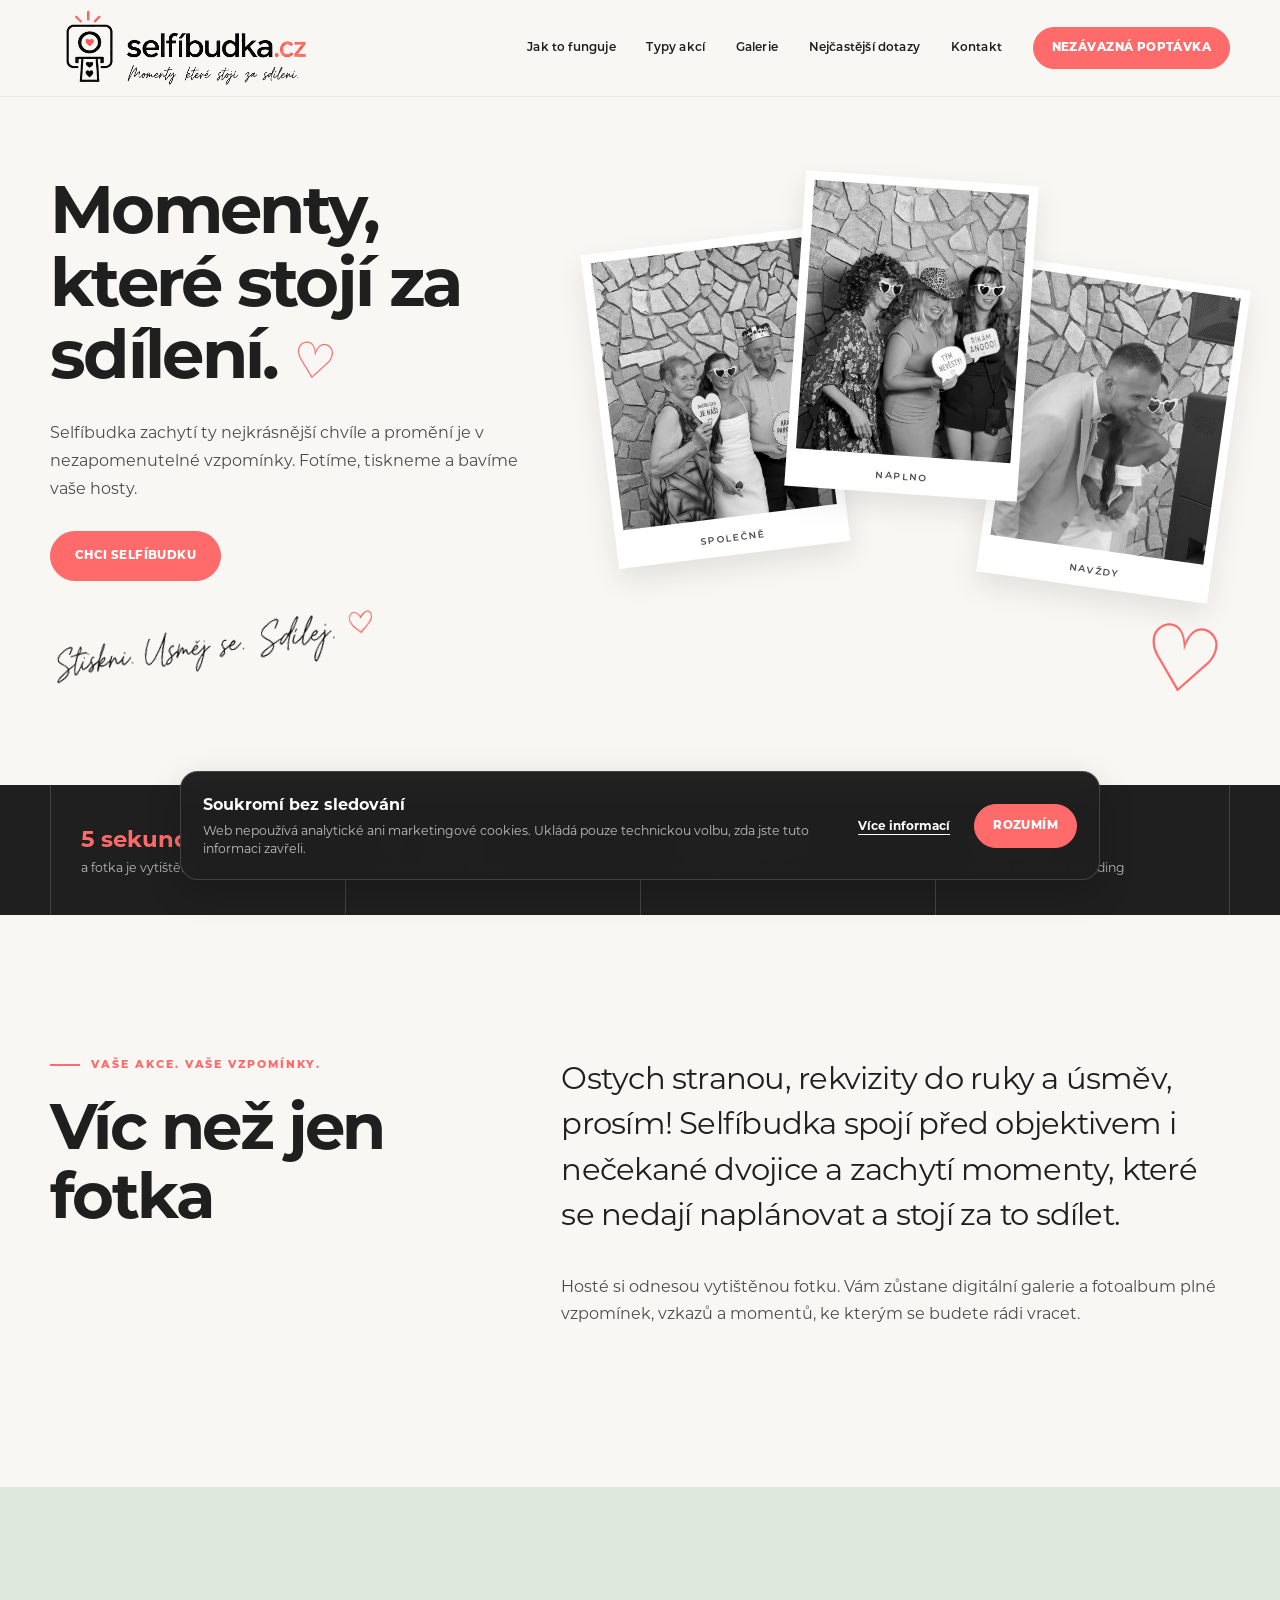
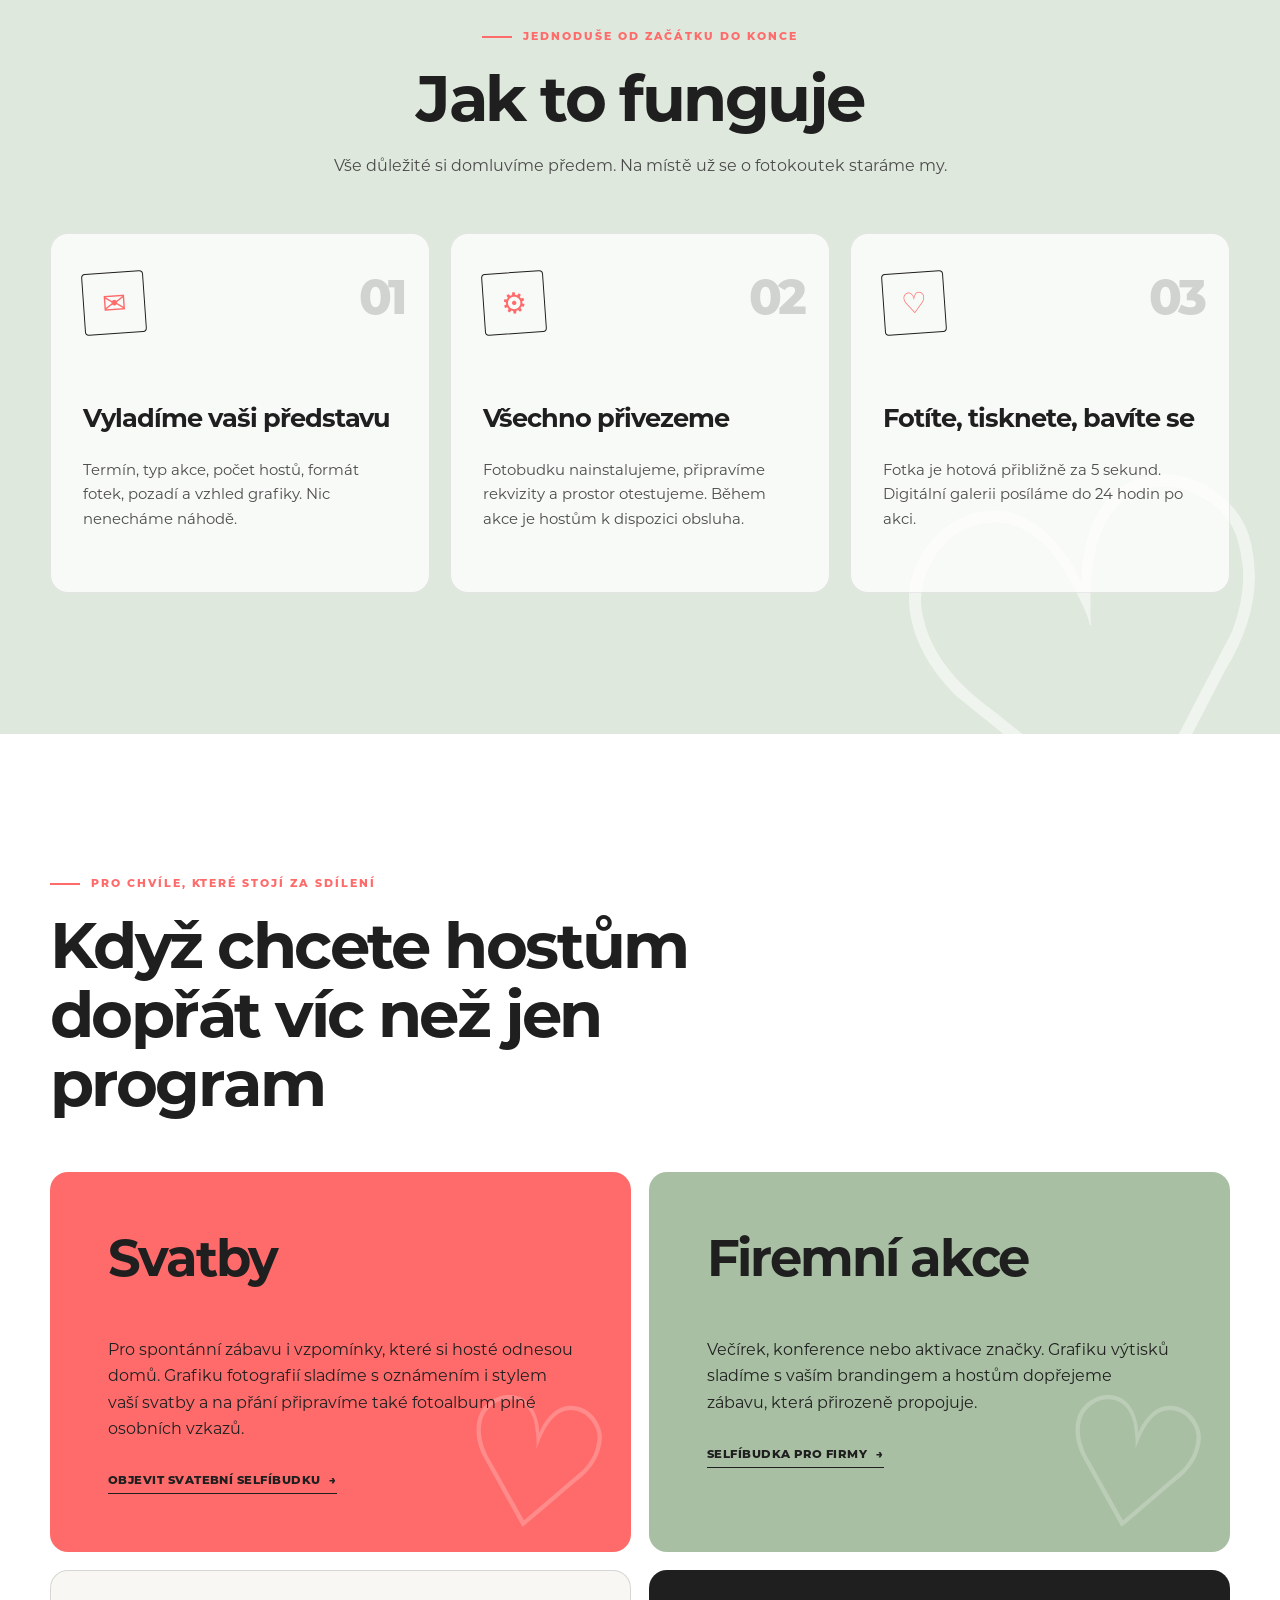
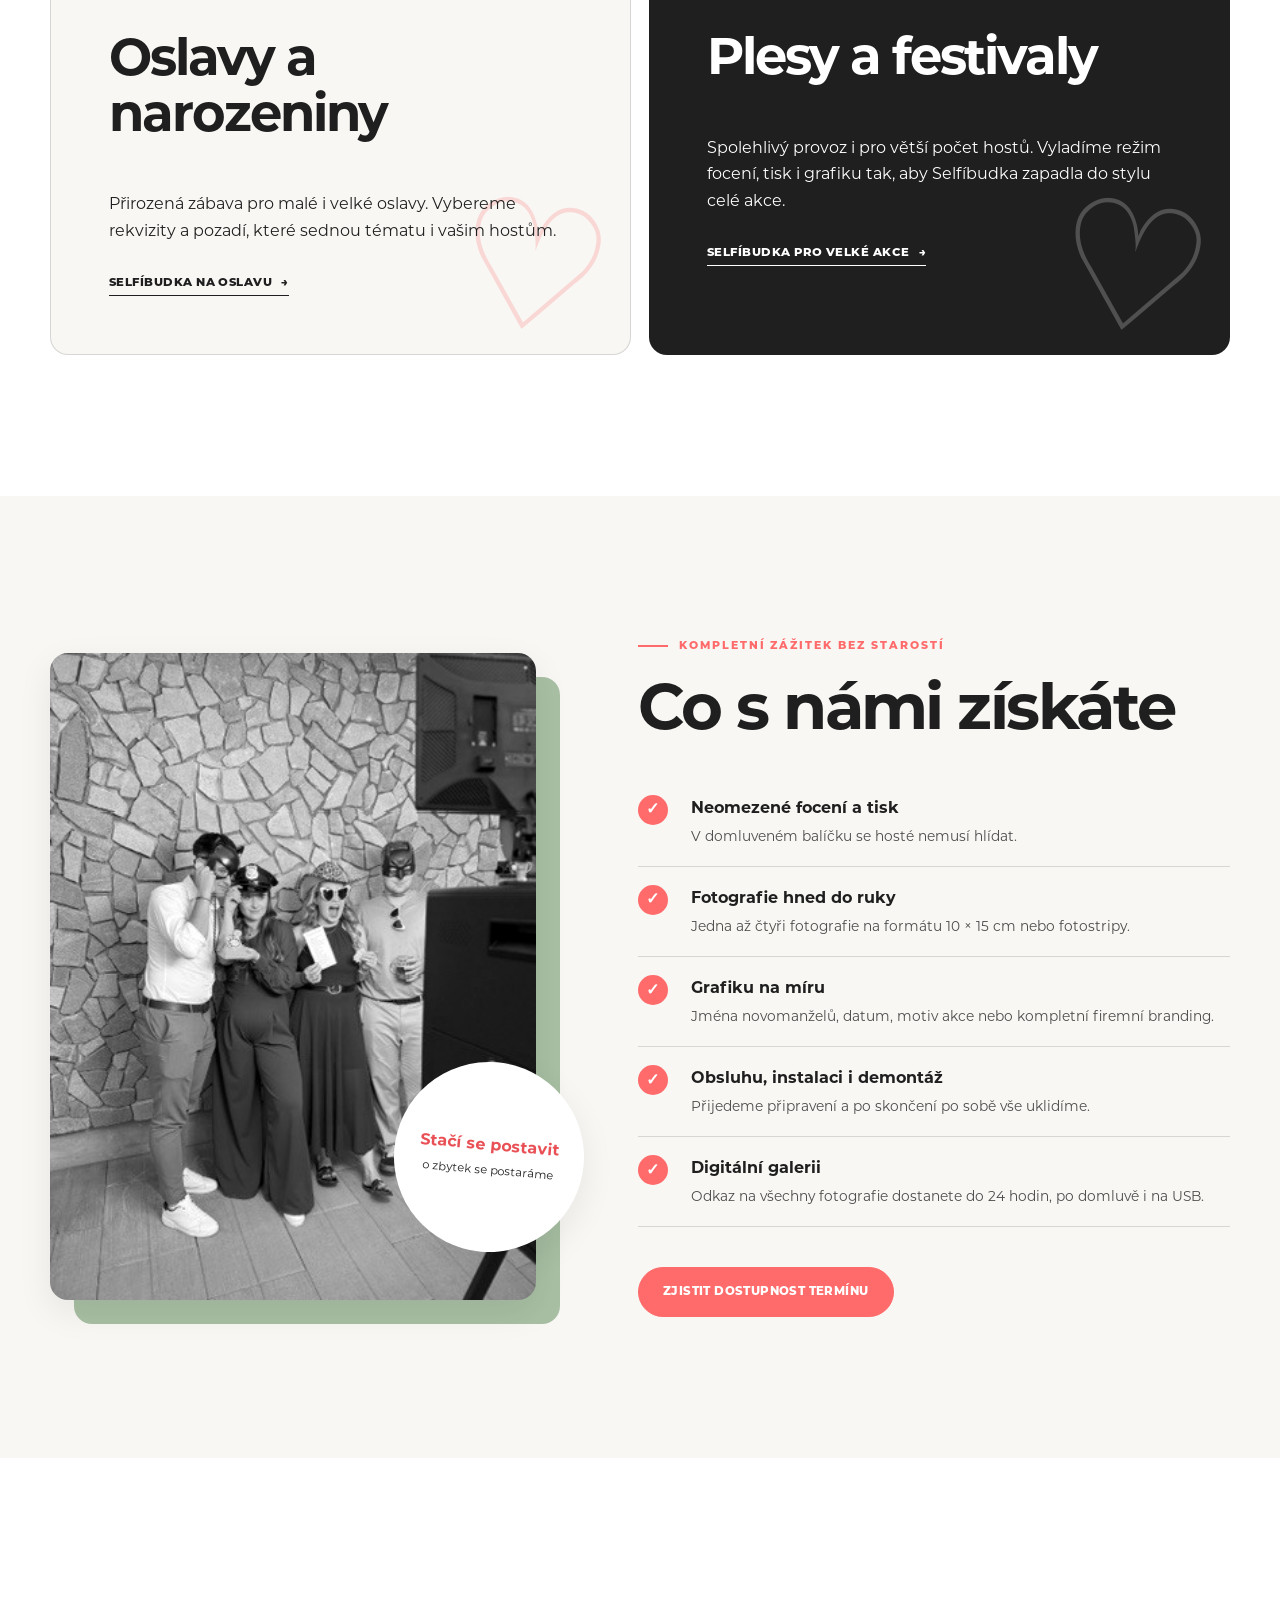
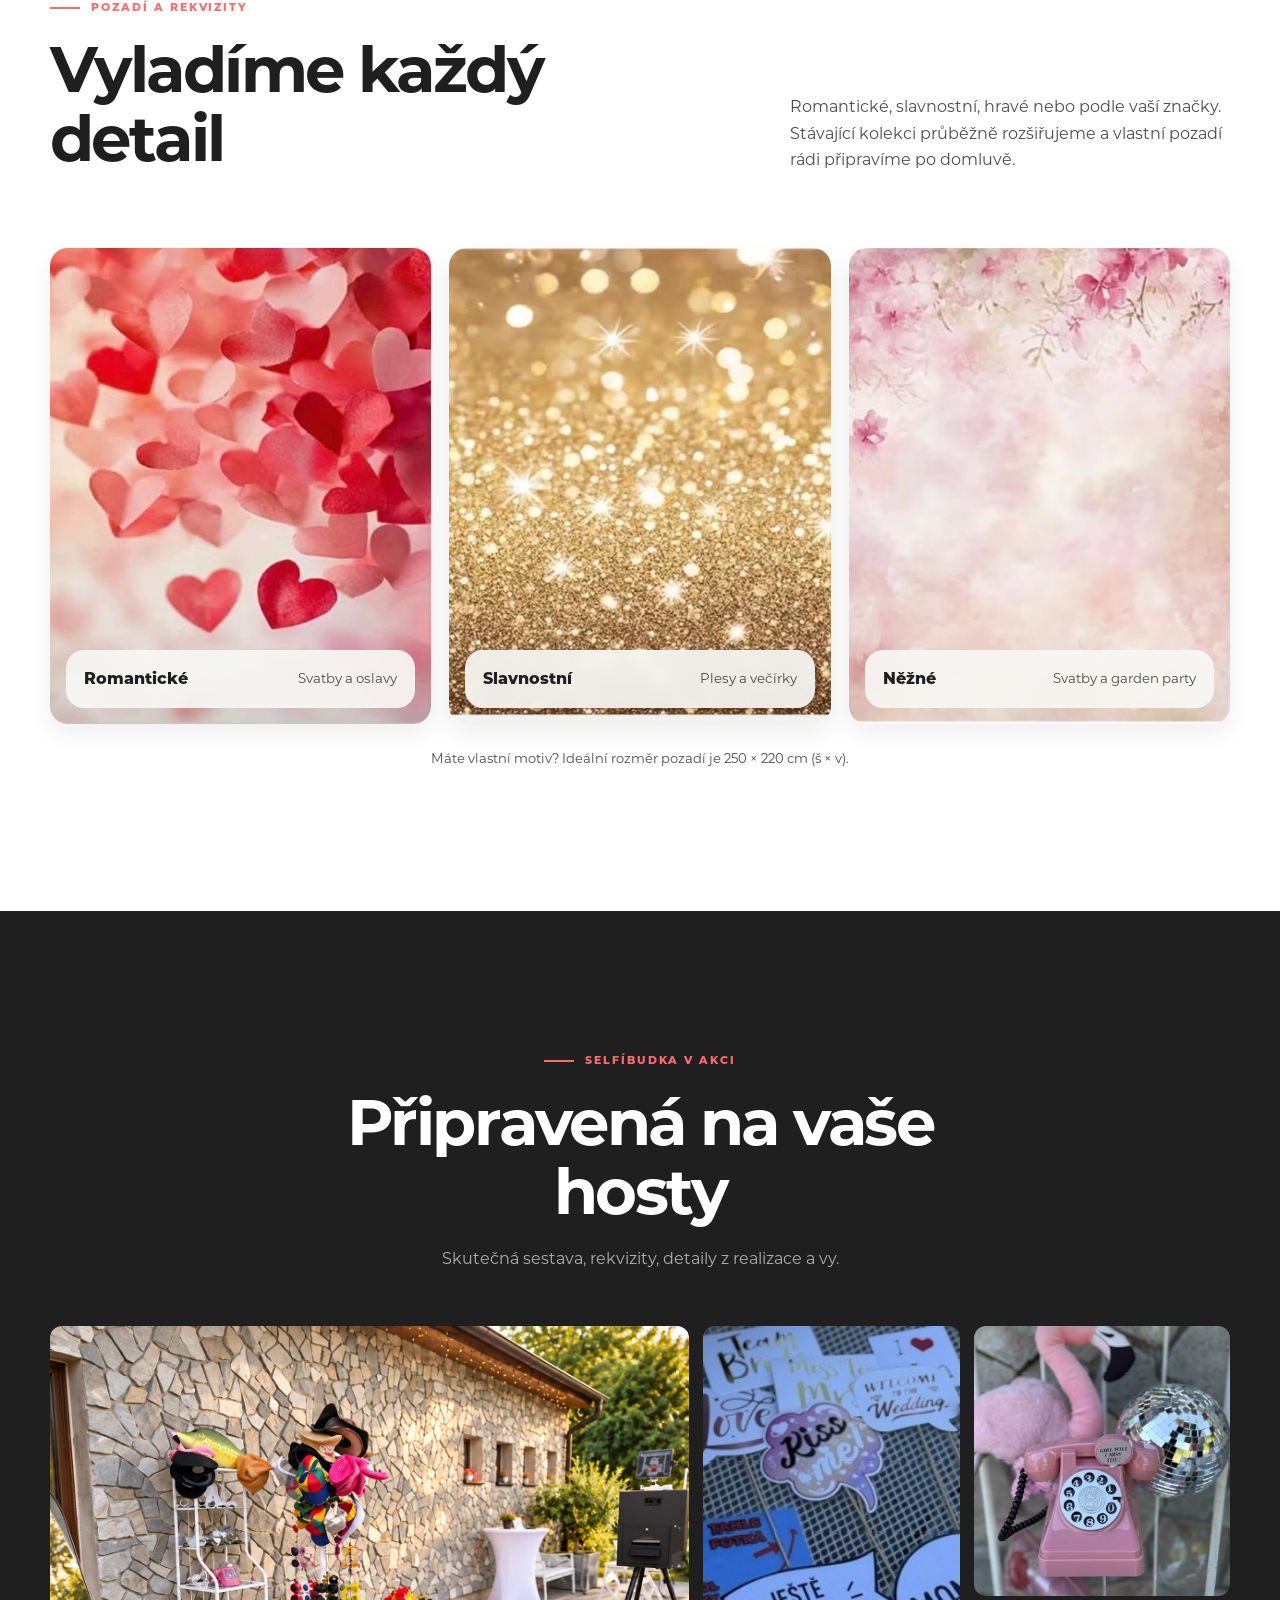
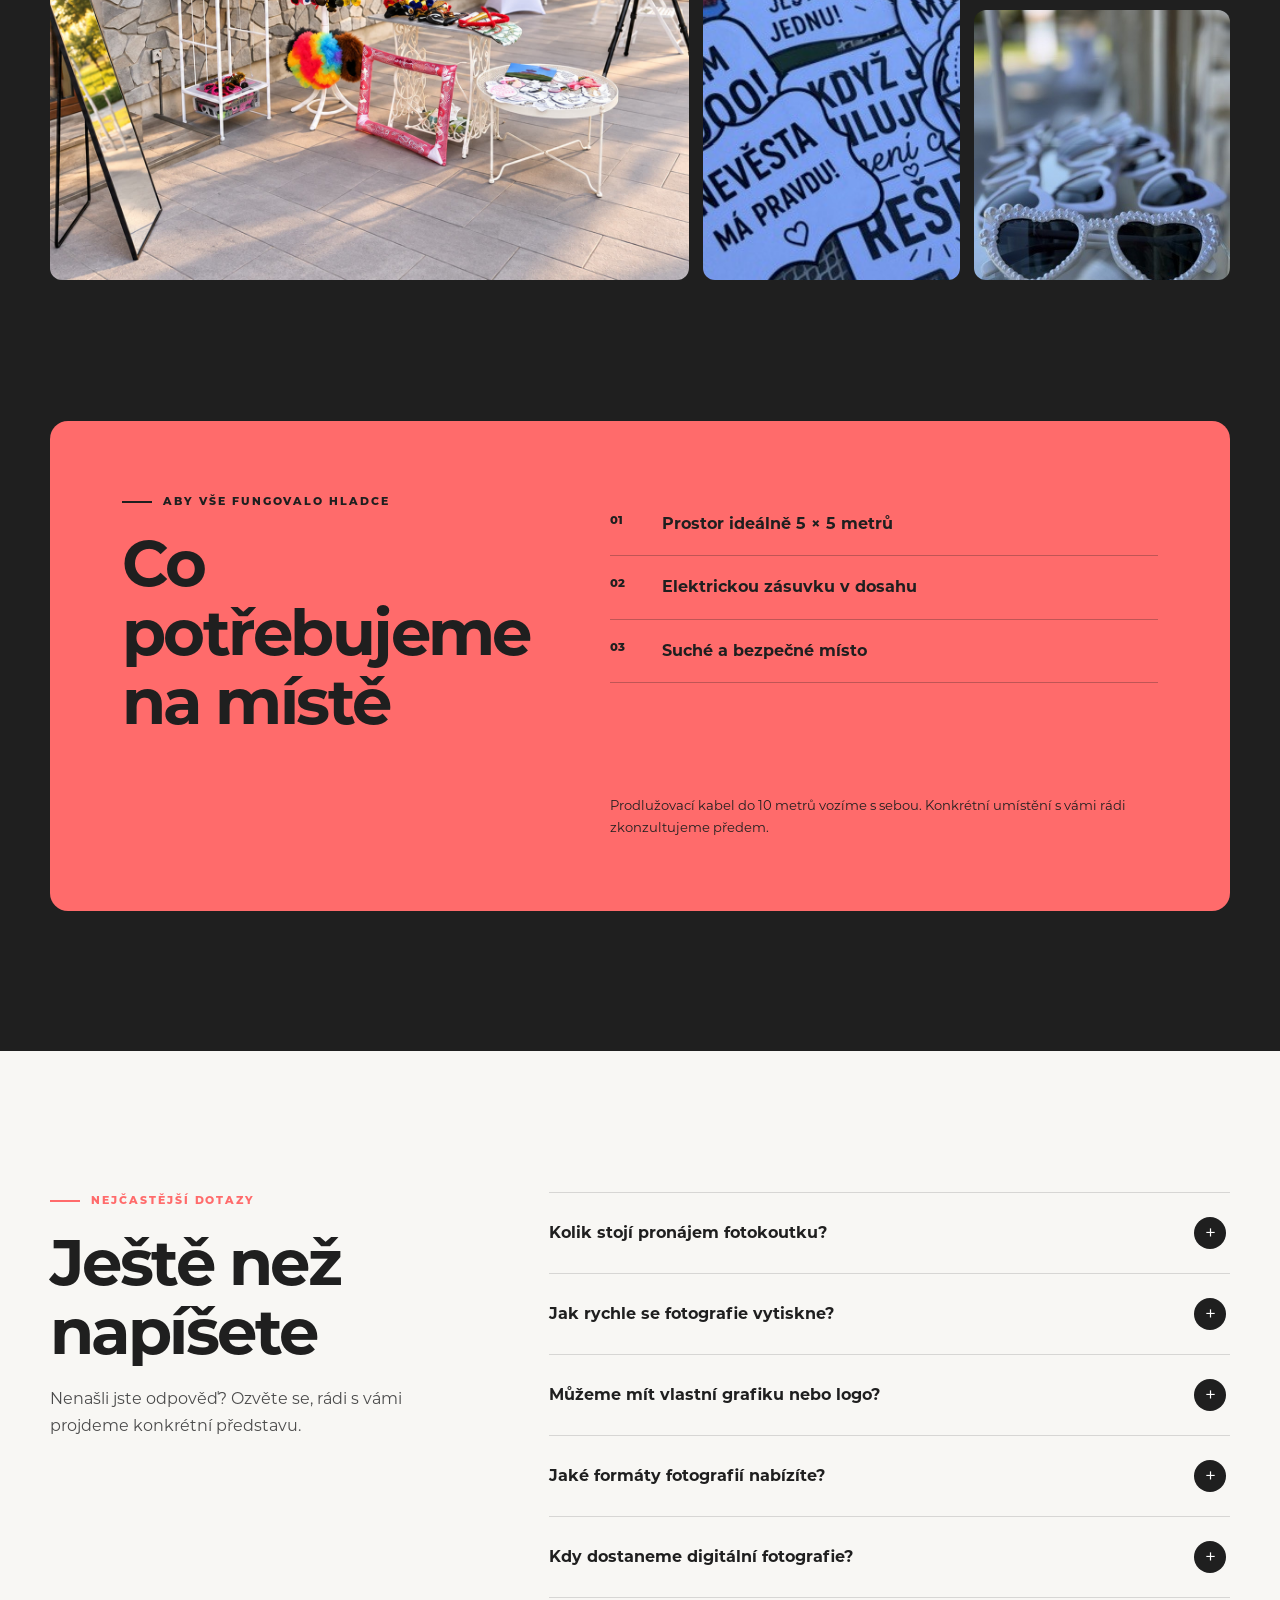
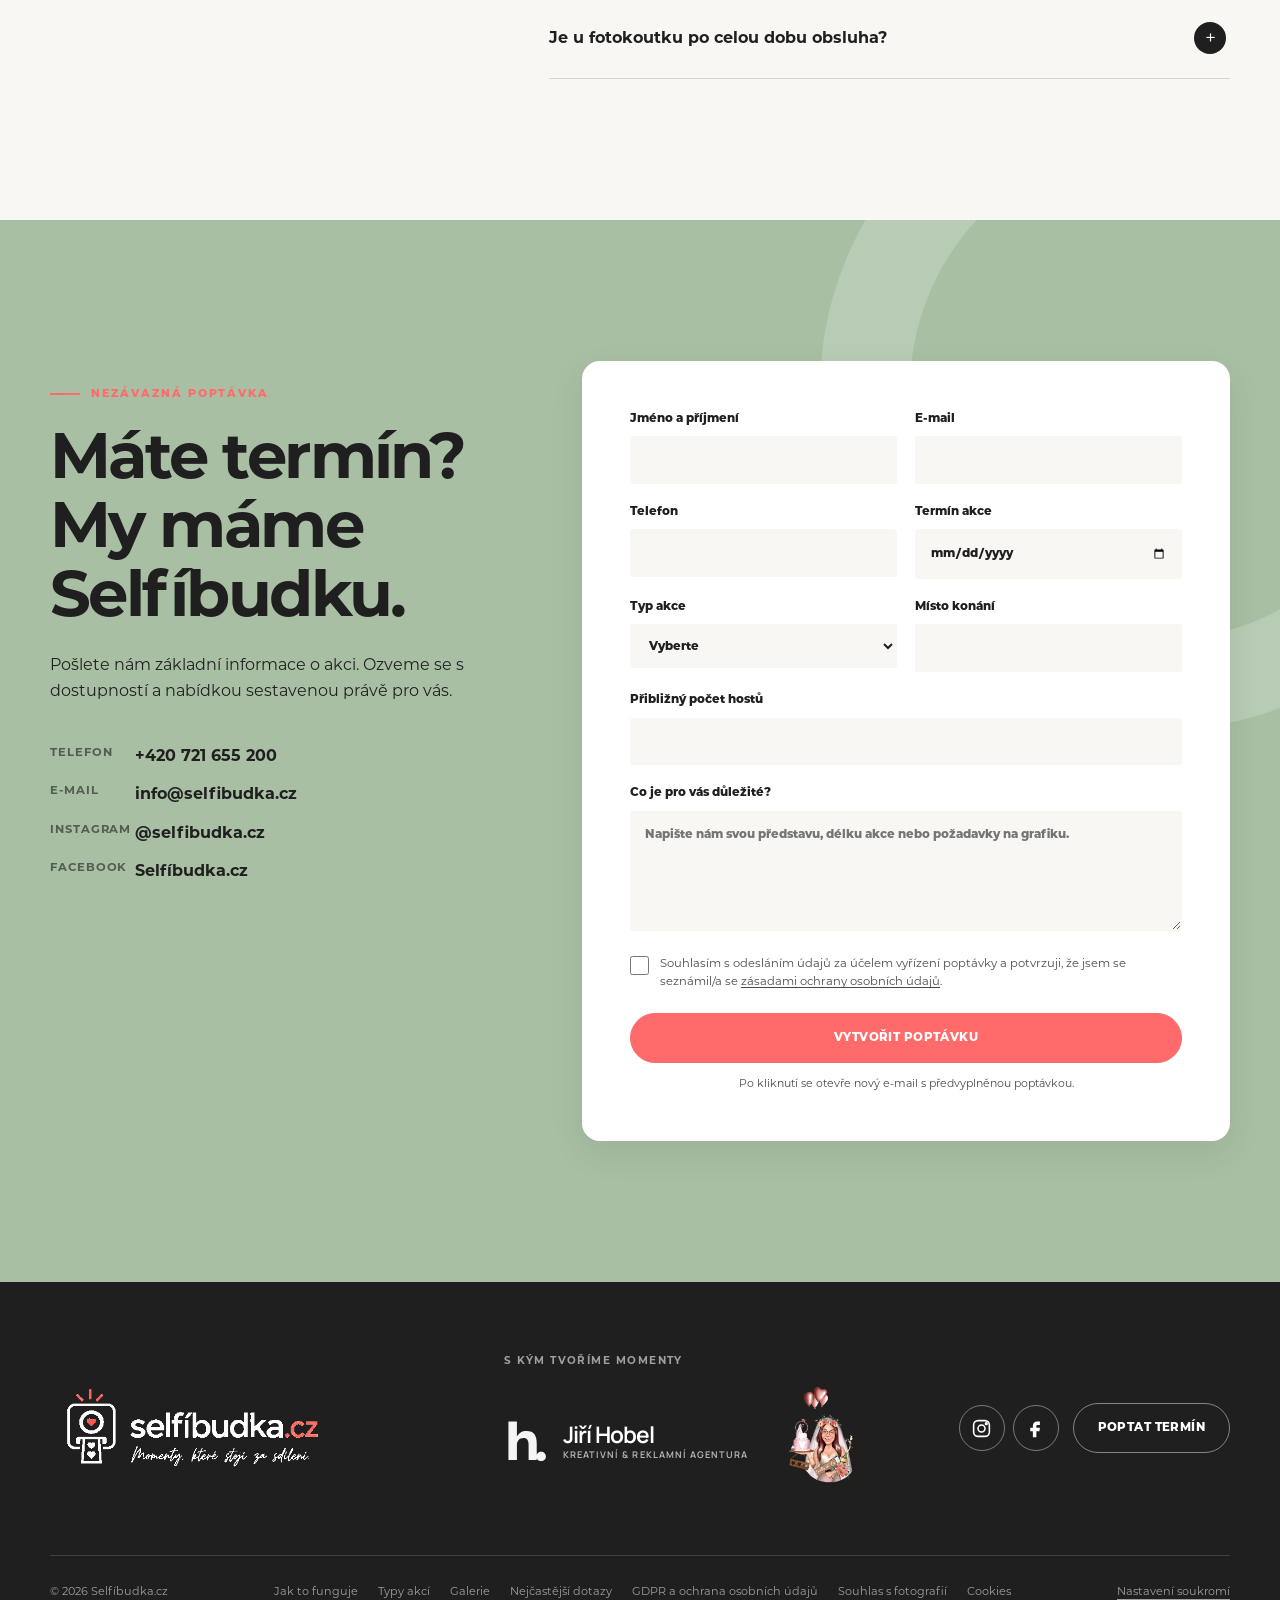
<file: index.html>
<!doctype html>
<html lang="cs">
<head>
  <meta charset="utf-8">
  <meta name="viewport" content="width=device-width, initial-scale=1">
  <title>Selfíbudka.cz | Fotokoutek na svatby, večírky a oslavy</title>
  <meta name="description" content="Fotokoutek s okamžitým tiskem, rekvizitami, obsluhou a grafikou na míru. Pro svatby, firemní akce, plesy i oslavy. Poptávka nezávazně.">
  <meta name="theme-color" content="#f8f7f4">
  <meta name="robots" content="index,follow,max-image-preview:large">
  <link rel="canonical" href="https://selfibudka.cz/">
  <link rel="icon" href="assets/brand/selfibudka-icon.png?v=20260913-transparent" type="image/png">
  <link rel="manifest" href="site.webmanifest">
  <link rel="preload" as="image" href="assets/images/wedding-couple.jpg" fetchpriority="high">
  <link rel="stylesheet" href="styles.css?v=20261016-jiri-hobel-logo">
  <meta property="og:locale" content="cs_CZ">
  <meta property="og:type" content="website">
  <meta property="og:title" content="Selfíbudka – momenty, které stojí za sdílení">
  <meta property="og:description" content="Stylový fotokoutek, okamžitý tisk a vzpomínky, které si hosté odnesou domů.">
  <meta property="og:url" content="https://selfibudka.cz/">
  <meta property="og:site_name" content="Selfíbudka.cz">
  <meta property="og:image" content="https://selfibudka.cz/assets/images/og-selfibudka.jpg">
  <meta property="og:image:width" content="1200">
  <meta property="og:image:height" content="630">
  <meta property="og:image:alt" content="Fotokoutek Selfíbudka s pestrými rekvizitami připravený na akci">
  <meta name="twitter:card" content="summary_large_image">
  <script type="application/ld+json">
  {
    "@context": "https://schema.org",
    "@type": "LocalBusiness",
    "name": "Selfíbudka.cz",
    "url": "https://selfibudka.cz/",
    "image": "https://selfibudka.cz/assets/images/og-selfibudka.jpg",
    "logo": "https://selfibudka.cz/assets/brand/selfibudka-logo.png",
    "description": "Pronájem fotokoutku s okamžitým tiskem, obsluhou, rekvizitami a grafikou na míru pro svatby, firemní akce, plesy a oslavy.",
    "legalName": "Jan Hobel",
    "telephone": "+420721655200",
    "email": "info@selfibudka.cz",
    "identifier": "IČO 19077599",
    "address": {
      "@type": "PostalAddress",
      "streetAddress": "Na Palcátech 621",
      "postalCode": "331 41",
      "addressLocality": "Kralovice",
      "addressCountry": "CZ"
    },
    "sameAs": [
      "https://www.instagram.com/selfibudka.cz/",
      "https://www.facebook.com/profile.php?id=61592149420111"
    ],
    "areaServed": {"@type":"Country","name":"Česká republika"},
    "priceRange": "Cena na vyžádání",
    "makesOffer": {
      "@type": "Offer",
           "itemOffered": {
        "@type": "Service",
        "name": "Fotokoutek na akce",
        "serviceType": "Pronájem fotokoutku s tiskem fotografií"
      }
    }
  }
  </script>
</head>
<body>
  <a class="skip-link" href="#obsah">Přeskočit na obsah</a>
  <header class="site-header" data-header>
    <div class="container nav-wrap">
      <a class="brand" href="#uvod" aria-label="Selfíbudka – domů">
        <img src="assets/brand/selfibudka-logo.png?v=20260913-transparent" alt="Selfíbudka.cz – momenty, které stojí za sdílení" width="515" height="175">
      </a>
      <button class="menu-button" type="button" aria-expanded="false" aria-controls="main-nav" data-menu-button>
        <span></span><span></span><span></span><span class="sr-only">Otevřít menu</span>
      </button>
      <nav id="main-nav" class="main-nav" aria-label="Hlavní navigace" data-nav>
        <a href="#jak-to-funguje">Jak to funguje</a>
        <a href="#typy-akci">Typy akcí</a>
        <a href="#galerie">Galerie</a>
        <a href="#faq">Nejčastější dotazy</a>
        <a href="#poptavka">Kontakt</a>
        <a class="button button-small" href="#poptavka">Nezávazná poptávka</a>
      </nav>
    </div>
  </header>

  <main id="obsah">
    <section id="uvod" class="hero" aria-labelledby="hero-title">
      <div class="container hero-inner">
        <div class="hero-copy">
          <h1 id="hero-title">Momenty, které stojí za sdílení.</h1>
          <p class="hero-lead">Selfíbudka zachytí ty nejkrásnější chvíle a promění je v nezapomenutelné vzpomínky. Fotíme, tiskneme a bavíme vaše hosty.</p>
          <div class="hero-actions">
            <a class="button" href="#poptavka">Chci Selfíbudku</a>
          </div>
          <img class="hero-tagline" src="assets/brand/selfibudka-tagline.png?v=20260913-tagline" alt="Stiskni. Usměj se. Sdílej." width="390" height="95">
        </div>
        <div class="hero-collage" aria-label="Svatební momenty zachycené Selfíbudkou">
          <figure class="polaroid polaroid-one"><img src="assets/images/wedding-family.jpg" alt="Nevěsta s rodinou u Selfíbudky" width="720" height="1280"><span>společně</span></figure>
          <figure class="polaroid polaroid-two"><img src="assets/images/wedding-friends.jpg" alt="Kamarádky se svatebními rekvizitami" width="720" height="1280"><span>naplno</span></figure>
          <figure class="polaroid polaroid-three"><img src="assets/images/wedding-couple.jpg" alt="Novomanželé před Selfíbudkou" width="720" height="1280"><span>navždy</span></figure>
          <span class="hero-heart" aria-hidden="true">♡</span>
        </div>
      </div>
    </section>

    <section class="quick-facts" aria-label="Hlavní výhody">
      <div class="container facts-grid">
        <div><strong>5 sekund</strong><span>a fotka je vytištěná</span></div>
        <div><strong>10 × 15 cm</strong><span>nebo oblíbené stripy</span></div>
        <div><strong>Do 24 hodin</strong><span>online galerie z akce</span></div>
        <div><strong>Na míru</strong><span>grafika i firemní branding</span></div>
      </div>
    </section>

    <section class="section intro-section">
      <div class="container intro-grid">
        <div class="section-heading reveal">
          <p class="eyebrow">Vaše akce. Vaše vzpomínky.</p>
          <h2>Víc než jen fotka</h2>
        </div>
        <div class="intro-copy reveal">
          <p class="large-copy">Ostych stranou, rekvizity do ruky a úsměv, prosím! Selfíbudka spojí před objektivem i nečekané dvojice a zachytí momenty, které se nedají naplánovat a stojí za to sdílet.</p>
          <p>Hosté si odnesou vytištěnou fotku. Vám zůstane digitální galerie a fotoalbum plné vzpomínek, vzkazů a momentů, ke kterým se budete rádi vracet.</p>
        </div>
      </div>
    </section>

    <section id="jak-to-funguje" class="section section-tint">
      <div class="container">
        <div class="section-heading centered reveal">
          <p class="eyebrow">Jednoduše od začátku do konce</p>
          <h2>Jak to funguje</h2>
          <p>Vše důležité si domluvíme předem. Na místě už se o fotokoutek staráme my.</p>
        </div>
        <div class="steps">
          <article class="step-card reveal">
            <span class="step-number">01</span>
            <div class="line-icon" aria-hidden="true">✉</div>
            <h3>Vyladíme vaši představu</h3>
            <p>Termín, typ akce, počet hostů, formát fotek, pozadí a vzhled grafiky. Nic nenecháme náhodě.</p>
          </article>
          <article class="step-card reveal">
            <span class="step-number">02</span>
            <div class="line-icon" aria-hidden="true">⚙</div>
            <h3>Všechno přivezeme</h3>
            <p>Fotobudku nainstalujeme, připravíme rekvizity a prostor otestujeme. Během akce je hostům k dispozici obsluha.</p>
          </article>
          <article class="step-card reveal">
            <span class="step-number">03</span>
            <div class="line-icon" aria-hidden="true">♡</div>
            <h3>Fotíte, tisknete, bavíte se</h3>
            <p>Fotka je hotová přibližně za 5 sekund. Digitální galerii posíláme do 24 hodin po akci.</p>
          </article>
        </div>
      </div>
    </section>

    <section id="typy-akci" class="section occasions-section">
      <div class="container">
        <div class="section-heading reveal">
          <p class="eyebrow">Pro chvíle, které stojí za sdílení</p>
          <h2>Když chcete hostům dopřát víc než jen program</h2>
        </div>
        <div class="occasion-grid">
          <a class="occasion occasion-coral reveal" href="svatby">
            <h3>Svatby</h3>
            <p>Pro spontánní zábavu i vzpomínky, které si hosté odnesou domů. Grafiku fotografií sladíme s oznámením i stylem vaší svatby a na přání připravíme také fotoalbum plné osobních vzkazů.</p>
            <span class="occasion-link">Objevit svatební Selfíbudku <span aria-hidden="true">→</span></span>
          </a>
          <a class="occasion occasion-sage reveal" href="firemni-akce">
            <h3>Firemní akce</h3>
            <p>Večírek, konference nebo aktivace značky. Grafiku výtisků sladíme s vaším brandingem a hostům dopřejeme zábavu, která přirozeně propojuje.</p>
            <span class="occasion-link">Selfíbudka pro firmy <span aria-hidden="true">→</span></span>
          </a>
          <a class="occasion occasion-cream reveal" href="oslavy">
            <h3>Oslavy a narozeniny</h3>
            <p>Přirozená zábava pro malé i velké oslavy. Vybereme rekvizity a pozadí, které sednou tématu i vašim hostům.</p>
            <span class="occasion-link">Selfíbudka na oslavu <span aria-hidden="true">→</span></span>
          </a>
          <a class="occasion occasion-dark reveal" href="plesy-festivaly">
            <h3>Plesy a festivaly</h3>
            <p>Spolehlivý provoz i pro větší počet hostů. Vyladíme režim focení, tisk i grafiku tak, aby Selfíbudka zapadla do stylu celé akce.</p>
            <span class="occasion-link">Selfíbudka pro velké akce <span aria-hidden="true">→</span></span>
          </a>
        </div>
      </div>
    </section>

    <section class="section included-section">
      <div class="container included-grid">
        <div class="included-image reveal">
          <img src="assets/images/benefits-guests.jpg" alt="Hosté si užívají focení s rekvizitami u Selfíbudky" width="360" height="480" loading="lazy">
          <div class="floating-badge"><strong>Stačí se postavit</strong><span>o zbytek se postaráme</span></div>
        </div>
        <div class="included-content reveal">
          <p class="eyebrow">Kompletní zážitek bez starostí</p>
          <h2>Co s námi získáte</h2>
          <ul class="check-list">
            <li><span>✓</span><div><strong>Neomezené focení a tisk</strong><p>V domluveném balíčku se hosté nemusí hlídat.</p></div></li>
            <li><span>✓</span><div><strong>Fotografie hned do ruky</strong><p>Jedna až čtyři fotografie na formátu 10 × 15 cm nebo fotostripy.</p></div></li>
            <li><span>✓</span><div><strong>Grafiku na míru</strong><p>Jména novomanželů, datum, motiv akce nebo kompletní firemní branding.</p></div></li>
            <li><span>✓</span><div><strong>Obsluhu, instalaci i demontáž</strong><p>Přijedeme připravení a po skončení po sobě vše uklidíme.</p></div></li>
            <li><span>✓</span><div><strong>Digitální galerii</strong><p>Odkaz na všechny fotografie dostanete do 24 hodin, po domluvě i na USB.</p></div></li>
          </ul>
          <a class="button" href="#poptavka">Zjistit dostupnost termínu</a>
        </div>
      </div>
    </section>

    <section class="section backdrops-section">
      <div class="container">
        <div class="section-heading heading-row reveal">
          <div>
            <p class="eyebrow">Pozadí a rekvizity</p>
            <h2>Vyladíme každý detail</h2>
          </div>
          <p>Romantické, slavnostní, hravé nebo podle vaší značky. Stávající kolekci průběžně rozšiřujeme a vlastní pozadí rádi připravíme po domluvě.</p>
        </div>
        <div class="backdrop-grid">
          <figure class="backdrop-card reveal"><img src="assets/images/pozadi-srdce.jpg" alt="Růžové fotopozadí se srdíčky" width="960" height="666" loading="lazy"><figcaption><span>Romantické</span><small>Svatby a oslavy</small></figcaption></figure>
          <figure class="backdrop-card reveal"><img src="assets/images/pozadi-zlata.jpg" alt="Zlaté třpytivé fotopozadí" width="960" height="666" loading="lazy"><figcaption><span>Slavnostní</span><small>Plesy a večírky</small></figcaption></figure>
          <figure class="backdrop-card reveal"><img src="assets/images/pozadi-kvetiny.jpg" alt="Jemné květinové fotopozadí" width="960" height="730" loading="lazy"><figcaption><span>Něžné</span><small>Svatby a garden party</small></figcaption></figure>
        </div>
        <p class="backdrop-note">Máte vlastní motiv? Ideální rozměr pozadí je 250 × 220 cm (š × v).</p>
      </div>
    </section>

    <section id="galerie" class="section gallery-section">
      <div class="container">
        <div class="section-heading centered reveal">
          <p class="eyebrow">Selfíbudka v akci</p>
          <h2>Připravená na vaše hosty</h2>
          <p>Skutečná sestava, rekvizity, detaily z realizace a vy.</p>
        </div>
        <div class="gallery-grid" data-gallery>
          <button class="gallery-item gallery-wide reveal" type="button" data-full="assets/images/hero-selfibudka.jpg" data-alt="Kompletně připravená Selfíbudka s rekvizitami"><img src="assets/images/hero-selfibudka.jpg" alt="Kompletně připravená Selfíbudka s rekvizitami" width="1600" height="1196" loading="lazy"><span>Otevřít fotografii</span></button>
          <button class="gallery-item gallery-tall reveal" type="button" data-full="assets/images/gallery-props-signs.jpg" data-alt="Výběr vtipných cedulek a rekvizit"><img src="assets/images/gallery-props-signs.jpg" alt="Výběr vtipných cedulek a rekvizit" width="360" height="480" loading="lazy"><span>Otevřít fotografii</span></button>
          <button class="gallery-item reveal" type="button" data-full="assets/images/gallery-pink-phone.jpg" data-alt="Růžový telefon, plameňák a disco koule mezi rekvizitami"><img src="assets/images/gallery-pink-phone.jpg" alt="Růžový telefon, plameňák a disco koule mezi rekvizitami" width="360" height="480" loading="lazy"><span>Otevřít fotografii</span></button>
          <button class="gallery-item reveal" type="button" data-full="assets/images/gallery-heart-glasses.jpg" data-alt="Bílé brýle ve tvaru srdce připravené pro hosty"><img src="assets/images/gallery-heart-glasses.jpg" alt="Bílé brýle ve tvaru srdce připravené pro hosty" width="360" height="480" loading="lazy"><span>Otevřít fotografii</span></button>
        </div>
      </div>
    </section>

    <section id="recenze" class="reviews-section" hidden aria-hidden="true">
      <div class="container">
        <h2>Co o Selfíbudce říkají hosté</h2>
        <div data-reviews-list></div>
      </div>
    </section>

    <section class="section practical-section">
      <div class="container practical-card reveal">
        <div>
          <p class="eyebrow">Aby vše fungovalo hladce</p>
          <h2>Co potřebujeme na místě</h2>
        </div>
        <div class="practical-list">
          <p><span>01</span><strong>Prostor ideálně 5 × 5 metrů</strong></p>
          <p><span>02</span><strong>Elektrickou zásuvku v dosahu</strong></p>
          <p><span>03</span><strong>Suché a bezpečné místo</strong></p>
        </div>
        <p class="practical-footnote">Prodlužovací kabel do 10 metrů vozíme s sebou. Konkrétní umístění s vámi rádi zkonzultujeme předem.</p>
      </div>
    </section>

    <section id="faq" class="section faq-section">
      <div class="container faq-grid">
        <div class="section-heading reveal">
          <p class="eyebrow">Nejčastější dotazy</p>
          <h2>Ještě než napíšete</h2>
          <p>Nenašli jste odpověď? Ozvěte se, rádi s vámi projdeme konkrétní představu.</p>
        </div>
        <div class="accordion" data-accordion>
          <details class="reveal">
            <summary>Kolik stojí pronájem fotokoutku?<span aria-hidden="true">+</span></summary>
            <p>Cenu připravíme podle typu a délky akce, počtu hostů, místa konání a zvolených doplňků. Napište nám základní informace a pošleme nezávaznou nabídku.</p>
          </details>
          <details class="reveal">
            <summary>Jak rychle se fotografie vytiskne?<span aria-hidden="true">+</span></summary>
            <p>Samotný tisk jedné fotografie trvá přibližně 5 sekund. Hosté si ji tak mohou odnést prakticky hned po vyfocení.</p>
          </details>
          <details class="reveal">
            <summary>Můžeme mít vlastní grafiku nebo logo?<span aria-hidden="true">+</span></summary>
            <p>Ano. Připravíme grafiku na míru. U firemní akce stačí dodat logo v PNG a grafický manuál, pokud jej máte.</p>
          </details>
          <details class="reveal">
            <summary>Jaké formáty fotografií nabízíte?<span aria-hidden="true">+</span></summary>
            <p>Nejčastěji tiskneme formát 10 × 15 cm s jednou až čtyřmi fotografiemi nebo fotostripy. Finální formát vybereme před akcí, aby byl tisk plynulý.</p>
          </details>
          <details class="reveal">
            <summary>Kdy dostaneme digitální fotografie?<span aria-hidden="true">+</span></summary>
            <p>Odkaz na online galerii posíláme do 24 hodin po akci. Po předchozí domluvě lze fotografie předat i na USB.</p>
          </details>
          <details class="reveal">
            <summary>Je u fotokoutku po celou dobu obsluha?<span aria-hidden="true">+</span></summary>
            <p>Ano, obsluha pomáhá hostům a stará se, aby focení i tisk běžely bez zbytečného zdržení.</p>
          </details>
        </div>
      </div>
    </section>

    <section id="poptavka" class="section contact-section">
      <div class="container contact-grid">
        <div class="contact-copy reveal">
          <p class="eyebrow">Nezávazná poptávka</p>
          <h2>Máte termín?<br>My máme Selfíbudku.</h2>
          <p>Pošlete nám základní informace o akci. Ozveme se s dostupností a nabídkou sestavenou právě pro vás.</p>
          <div class="contact-direct">
            <a href="tel:+420721655200"><span>Telefon</span>+420 721 655 200</a>
            <a href="mailto:info@selfibudka.cz"><span>E-mail</span>info@selfibudka.cz</a>
            <a class="instagram-link" href="https://www.instagram.com/selfibudka.cz/" target="_blank" rel="noopener noreferrer"><span>Instagram</span>@selfibudka.cz</a>
            <a href="https://www.facebook.com/profile.php?id=61592149420111" target="_blank" rel="noopener noreferrer"><span>Facebook</span>Selfíbudka.cz</a>
          </div>
        </div>
        <form class="inquiry-form reveal" data-inquiry-form>
          <div class="form-row">
            <label>Jméno a příjmení<input type="text" name="name" autocomplete="name" required></label>
            <label>E-mail<input type="email" name="email" autocomplete="email" required></label>
          </div>
          <div class="form-row">
            <label>Telefon<input type="tel" name="phone" autocomplete="tel"></label>
            <label>Termín akce<input type="date" name="date"></label>
          </div>
          <div class="form-row">
            <label>Typ akce<select name="type" required><option value="">Vyberte</option><option>Svatba</option><option>Firemní akce</option><option>Ples nebo festival</option><option>Oslava / narozeniny</option><option>Jiná akce</option></select></label>
            <label>Místo konání<input type="text" name="place" autocomplete="address-level2"></label>
          </div>
          <label>Přibližný počet hostů<input type="number" name="guests" min="1" inputmode="numeric"></label>
          <label>Co je pro vás důležité?<textarea name="message" rows="4" placeholder="Napište nám svou představu, délku akce nebo požadavky na grafiku."></textarea></label>
          <label class="inquiry-consent"><input type="checkbox" name="privacyAcknowledgement" required><span>Souhlasím s odesláním údajů za účelem vyřízení poptávky a potvrzuji, že jsem se seznámil/a se <a href="ochrana-osobnich-udaju">zásadami ochrany osobních údajů</a>.</span></label>
          <button class="button button-full" type="submit">Vytvořit poptávku</button>
          <p class="form-note" data-form-status>Po kliknutí se otevře nový e-mail s předvyplněnou poptávkou.</p>
        </form>
      </div>
    </section>
  </main>

  <footer class="site-footer">
    <div class="container footer-top">
      <a class="footer-brand" href="#uvod"><img src="assets/brand/selfibudka-logo-white-coral.png?v=20260914" alt="Selfíbudka.cz – momenty, které stojí za sdílení" width="515" height="175"></a>
      <div class="footer-partners"><span>S kým tvoříme momenty</span><div class="partner-list"><a class="partner-logo-link partner-jiri-hobel" href="https://www.jirihobel.cz/" target="_blank" rel="noopener noreferrer" aria-label="Jiří Hobel – přejít na oficiální web"><img class="jiri-hobel-mark" src="assets/brand/jiri-hobel-h-light.svg?v=20261016" alt="" width="26" height="28"><span class="jiri-hobel-lockup"><strong>Jiří Hobel</strong><span>Kreativní &amp; reklamní agentura</span></span></a><a class="partner-logo-link partner-luc" href="https://www.svatbyodluc.cz/" target="_blank" rel="noopener noreferrer" aria-label="Svatby od Luc – přejít na oficiální web"><img src="assets/brand/svatby-od-luc-logo.png?v=20260914" alt="Svatby od Luc" width="297" height="420" loading="lazy"></a></div></div>
      <div class="footer-actions"><div class="social-links"><a class="social-icon" href="https://www.instagram.com/selfibudka.cz/" target="_blank" rel="noopener noreferrer" aria-label="Selfíbudka na Instagramu"><svg aria-hidden="true" viewBox="0 0 24 24"><rect x="3" y="3" width="18" height="18" rx="5"></rect><circle cx="12" cy="12" r="4"></circle><circle cx="17.5" cy="6.5" r="1"></circle></svg></a><a class="social-icon" href="https://www.facebook.com/profile.php?id=61592149420111" target="_blank" rel="noopener noreferrer" aria-label="Selfíbudka na Facebooku"><svg aria-hidden="true" viewBox="0 0 24 24"><path d="M14 8h3V4h-3c-3.3 0-5 2-5 5v2H6v4h3v7h4v-7h3.5l.5-4h-4V9c0-.7.3-1 1-1Z"></path></svg></a></div><a class="button button-ghost" href="#poptavka">Poptat termín</a></div>
    </div>
    <div class="container footer-bottom">
      <p>© <span data-year>2026</span> Selfíbudka.cz</p>
      <nav aria-label="Patička"><a href="#jak-to-funguje">Jak to funguje</a><a href="#typy-akci">Typy akcí</a><a href="#galerie">Galerie</a><a href="#faq">Nejčastější dotazy</a><a href="ochrana-osobnich-udaju">GDPR a ochrana osobních údajů</a><a href="souhlas-se-zverejnenim-fotografie">Souhlas s fotografií</a><a href="cookies">Cookies</a></nav>
      <button class="footer-privacy-button" type="button" data-privacy-open>Nastavení soukromí</button>
    </div>
  </footer>

  <aside class="privacy-bar" data-privacy-notice hidden aria-label="Informace o soukromí">
    <div class="privacy-bar-inner">
      <div>
        <strong>Soukromí bez sledování</strong>
        <p>Web nepoužívá analytické ani marketingové cookies. Ukládá pouze technickou volbu, zda jste tuto informaci zavřeli.</p>
      </div>
      <a href="cookies">Více informací</a>
      <button class="button button-small" type="button" data-privacy-close>Rozumím</button>
    </div>
  </aside>

  <dialog class="lightbox" data-lightbox aria-label="Náhled fotografie">
    <button type="button" aria-label="Zavřít fotografii" data-lightbox-close>×</button>
    <img alt="">
  </dialog>

  <script src="script.js?v=20260916-sectionroutes1" defer></script>
</body>
</html>
</file>
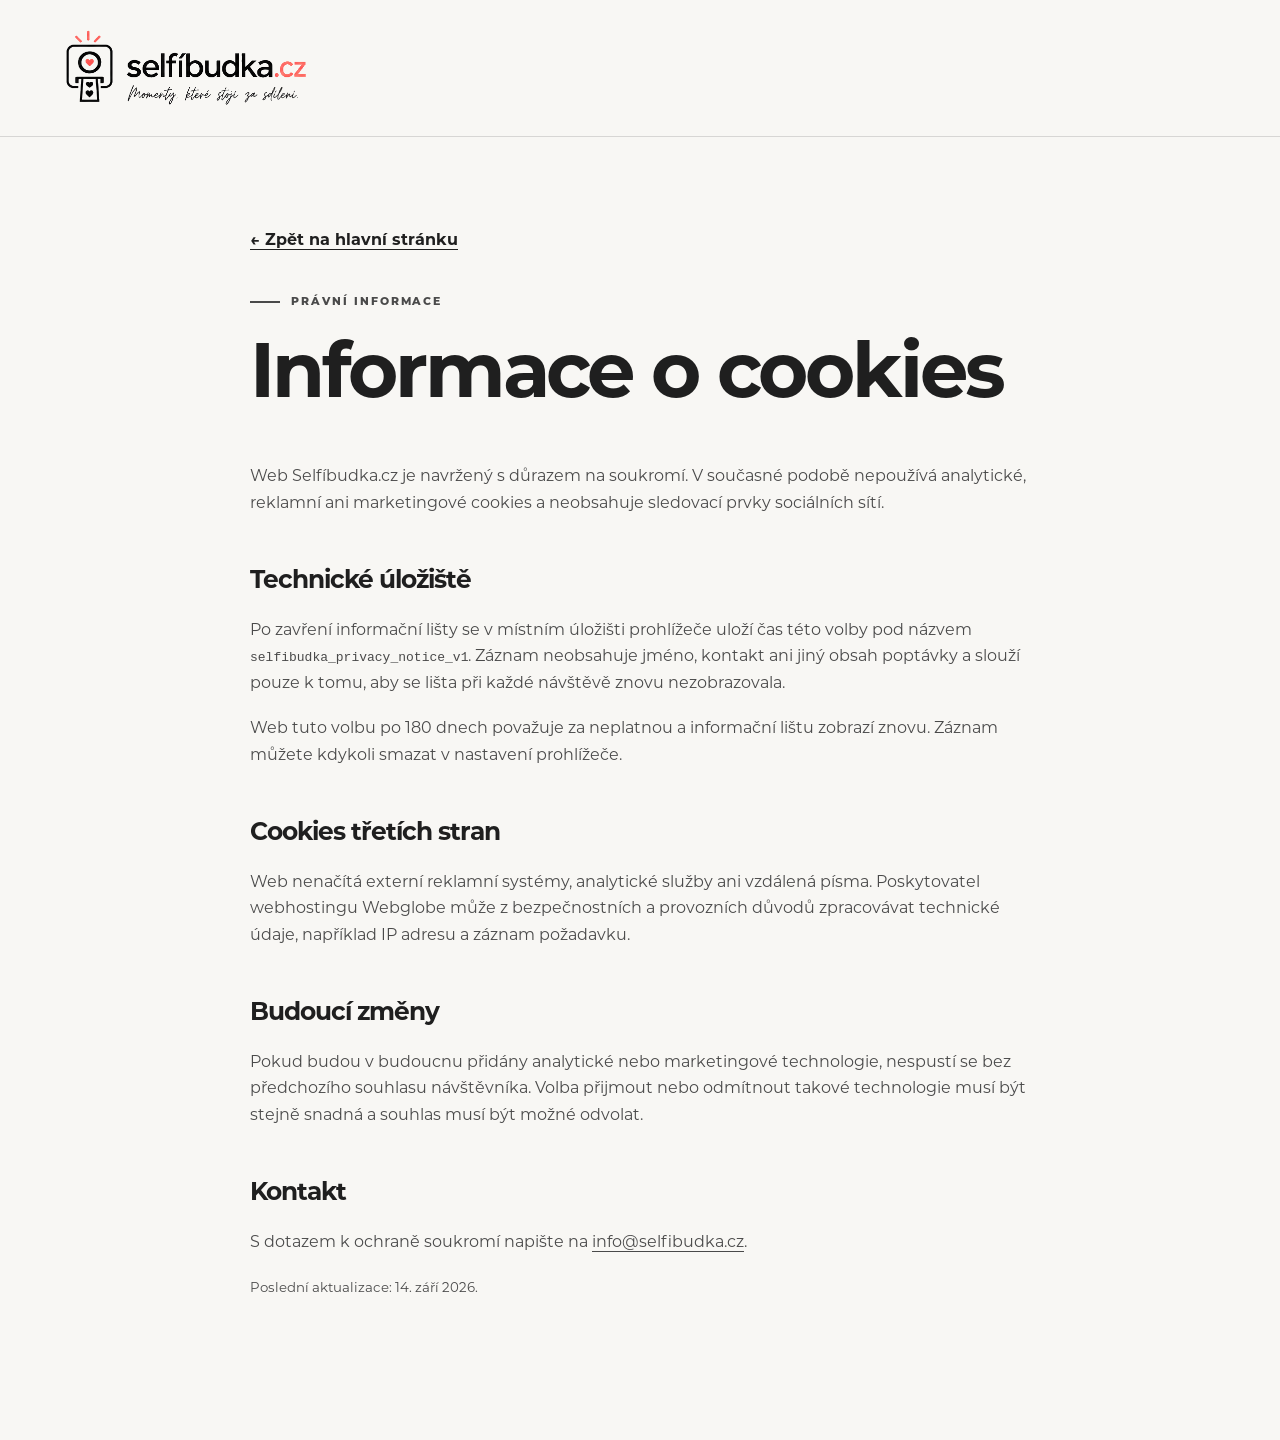
<file: cookies.html>
<!doctype html>
<html lang="cs">
<head>
  <meta charset="utf-8">
  <meta name="viewport" content="width=device-width, initial-scale=1">
  <title>Informace o cookies | Selfíbudka.cz</title>
  <meta name="description" content="Informace o používání cookies a technického úložiště na webu Selfíbudka.cz.">
  <meta name="robots" content="index,follow">
  <link rel="canonical" href="https://selfibudka.cz/cookies">
  <link rel="icon" href="assets/brand/selfibudka-icon.png?v=20260913-transparent" type="image/png">
  <link rel="stylesheet" href="styles.css?v=20261016-jiri-hobel-logo">
</head>
<body class="legal-page">
  <header class="legal-header"><div class="container"><a class="brand" href="./"><img src="assets/brand/selfibudka-logo.png?v=20260913-transparent" alt="Selfíbudka.cz" width="515" height="175"></a></div></header>
  <main class="legal-content">
    <a class="back-home" href="./">← Zpět na hlavní stránku</a>
    <p class="eyebrow">Právní informace</p>
    <h1>Informace o cookies</h1>
    <p>Web Selfíbudka.cz je navržený s důrazem na soukromí. V současné podobě nepoužívá analytické, reklamní ani marketingové cookies a neobsahuje sledovací prvky sociálních sítí.</p>

    <h2>Technické úložiště</h2>
    <p>Po zavření informační lišty se v místním úložišti prohlížeče uloží čas této volby pod názvem <code>selfibudka_privacy_notice_v1</code>. Záznam neobsahuje jméno, kontakt ani jiný obsah poptávky a slouží pouze k tomu, aby se lišta při každé návštěvě znovu nezobrazovala.</p>
    <p>Web tuto volbu po 180 dnech považuje za neplatnou a informační lištu zobrazí znovu. Záznam můžete kdykoli smazat v nastavení prohlížeče.</p>

    <h2>Cookies třetích stran</h2>
    <p>Web nenačítá externí reklamní systémy, analytické služby ani vzdálená písma. Poskytovatel webhostingu Webglobe může z bezpečnostních a provozních důvodů zpracovávat technické údaje, například IP adresu a záznam požadavku.</p>

    <h2>Budoucí změny</h2>
    <p>Pokud budou v budoucnu přidány analytické nebo marketingové technologie, nespustí se bez předchozího souhlasu návštěvníka. Volba přijmout nebo odmítnout takové technologie musí být stejně snadná a souhlas musí být možné odvolat.</p>

    <h2>Kontakt</h2>
    <p>S dotazem k ochraně soukromí napište na <a href="mailto:info@selfibudka.cz">info@selfibudka.cz</a>.</p>
    <p><small>Poslední aktualizace: 14. září 2026.</small></p>
  </main>
</body>
</html>
</file>
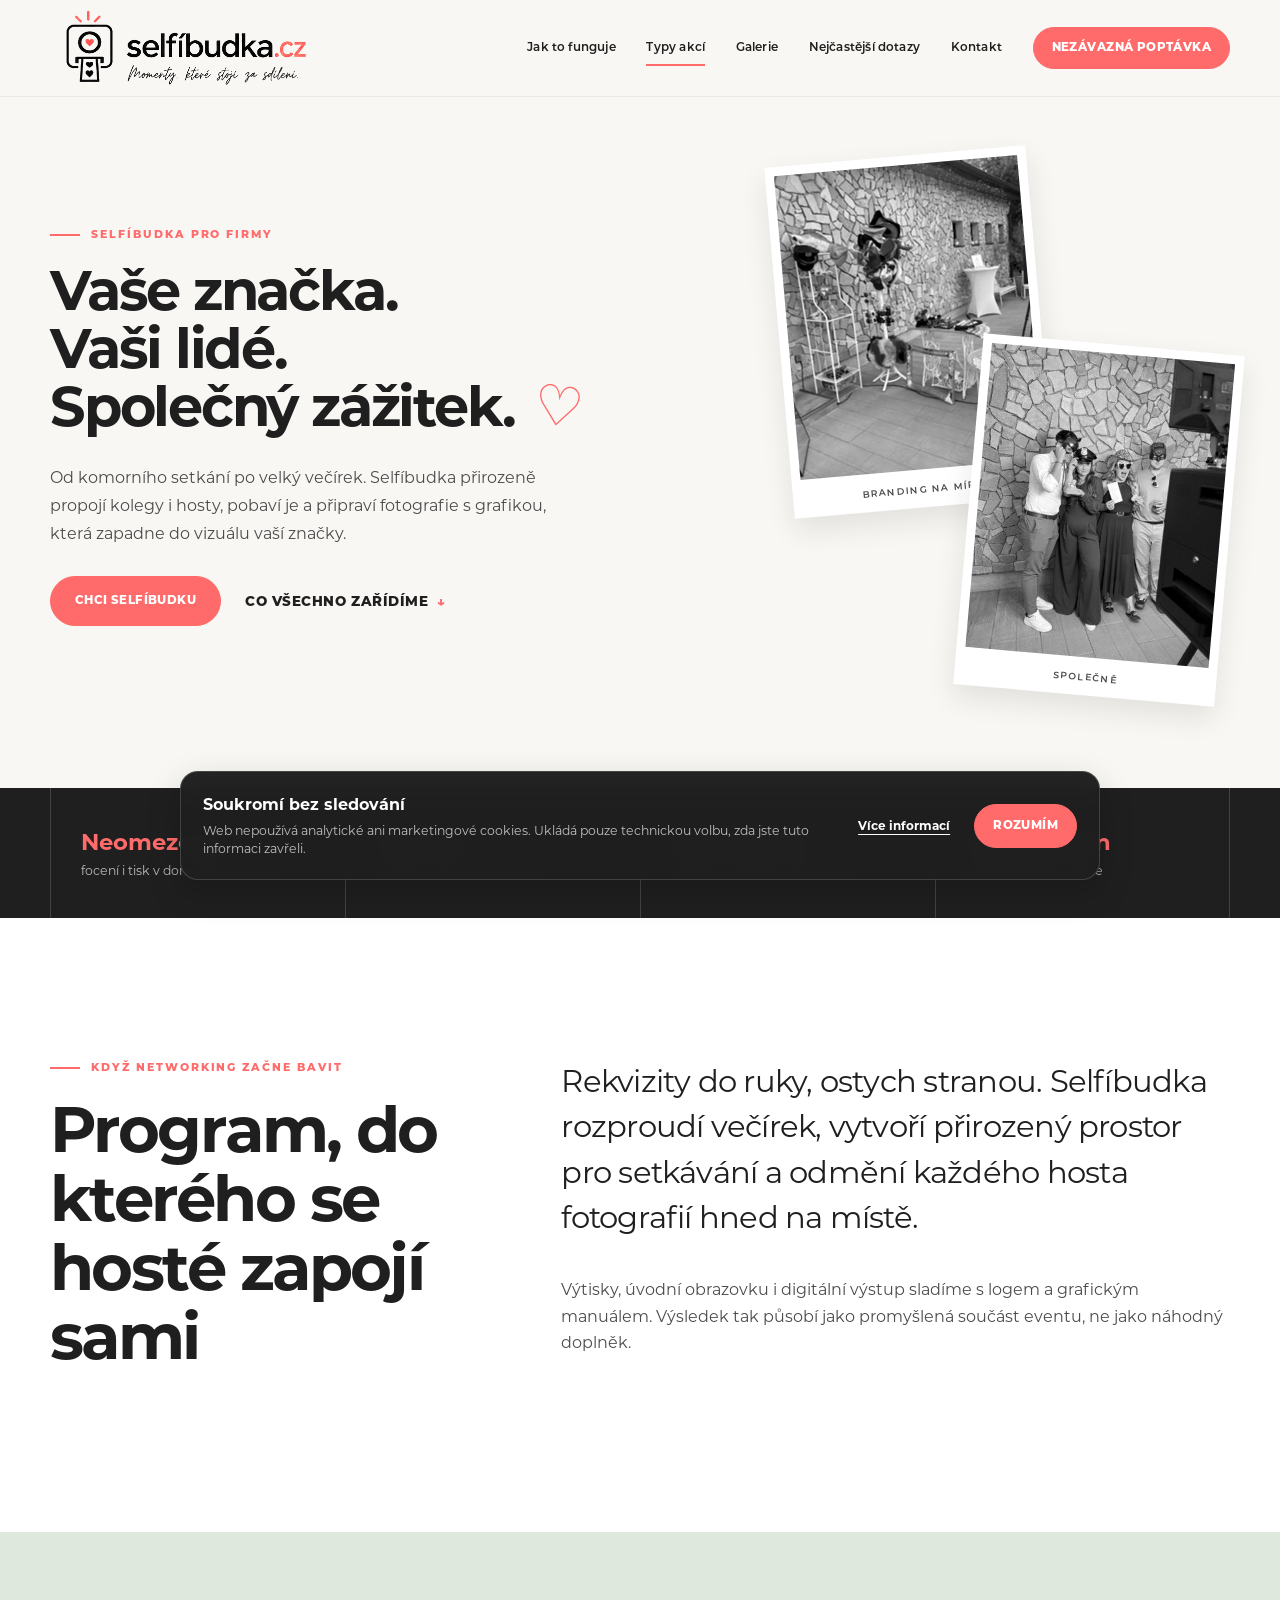
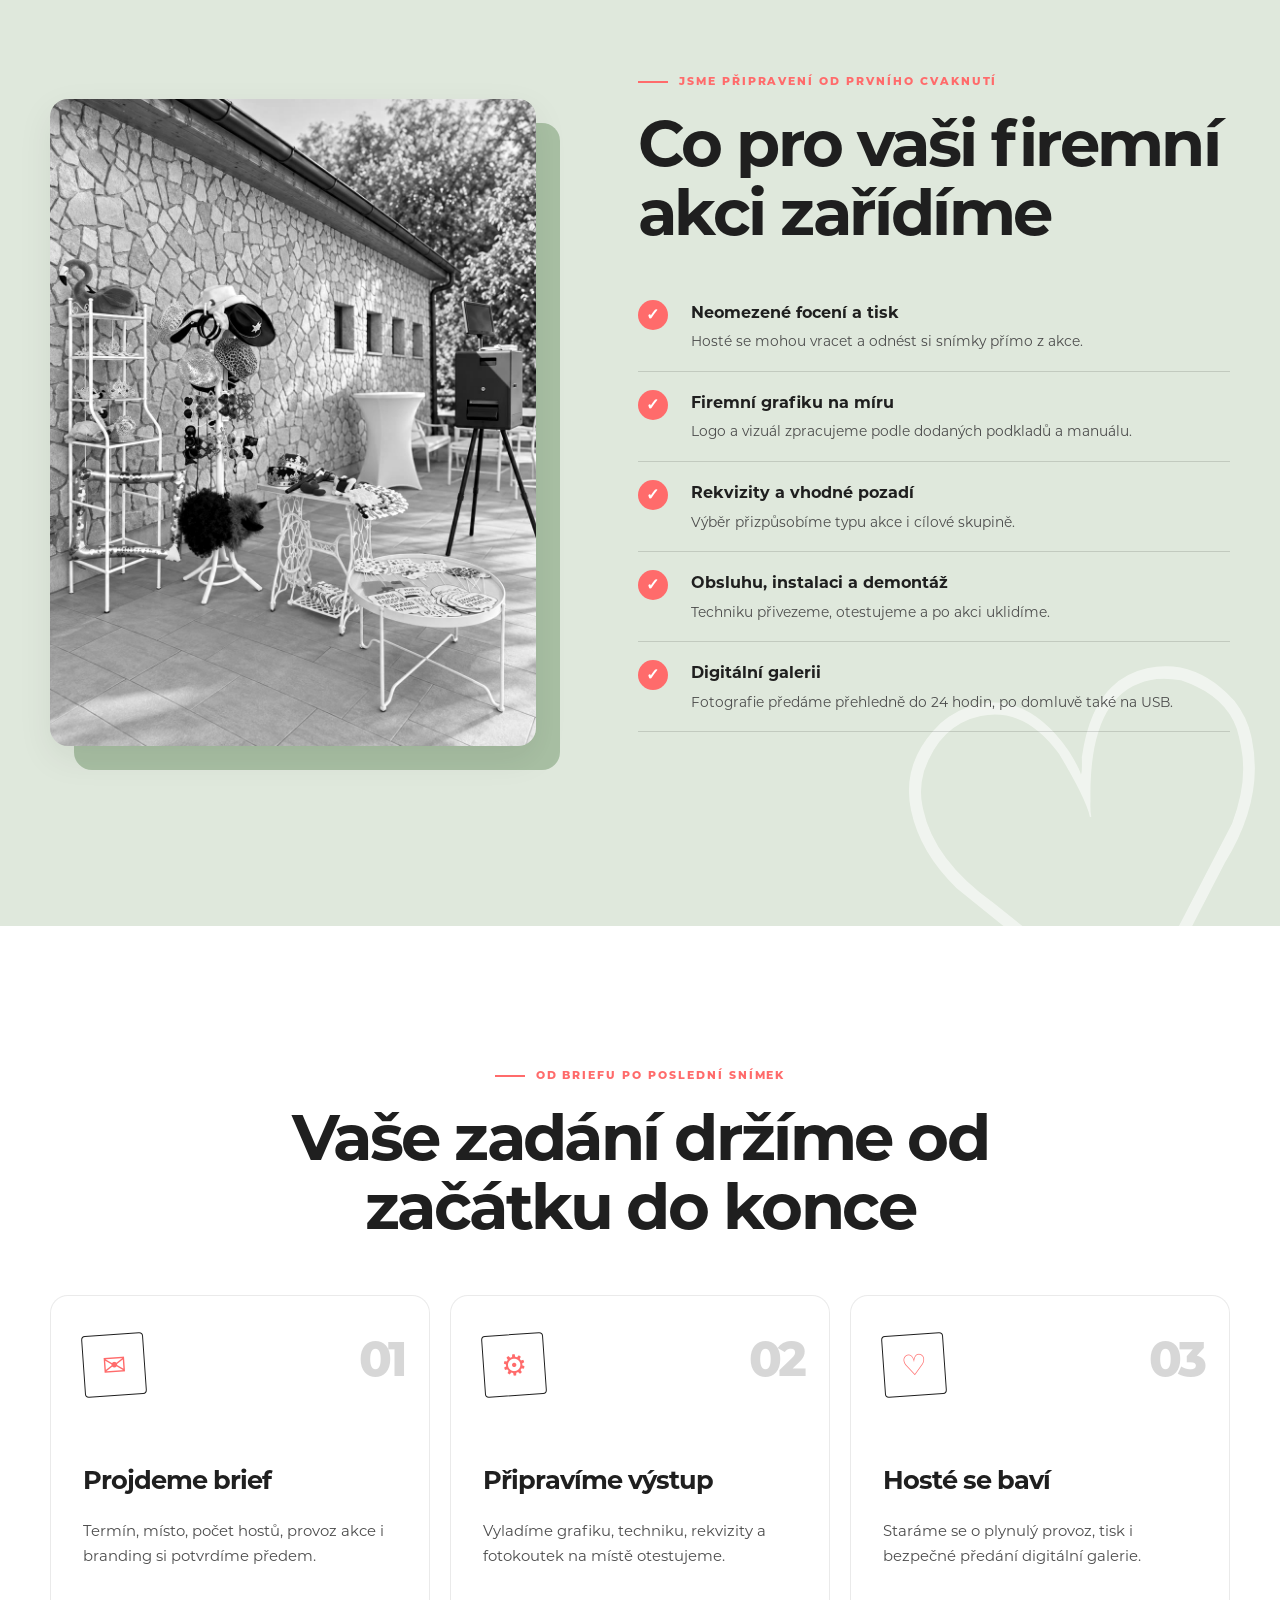
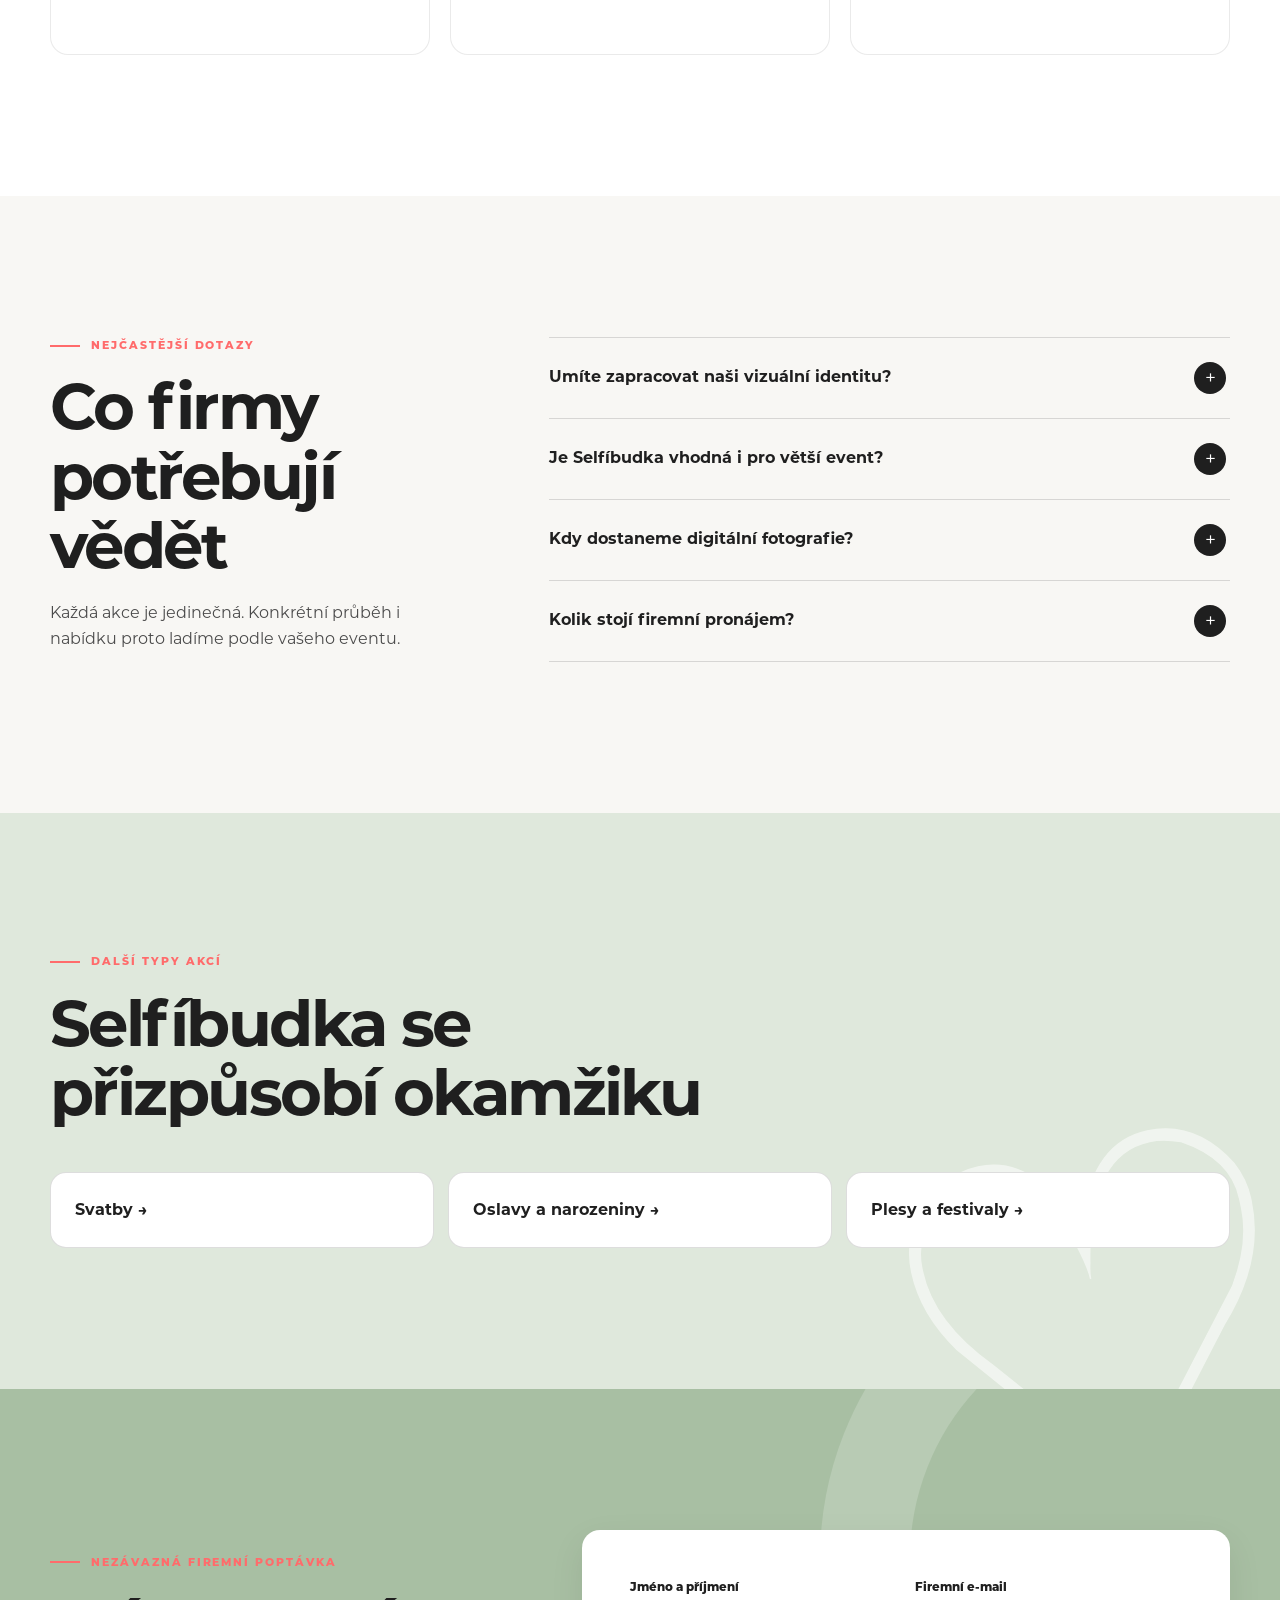
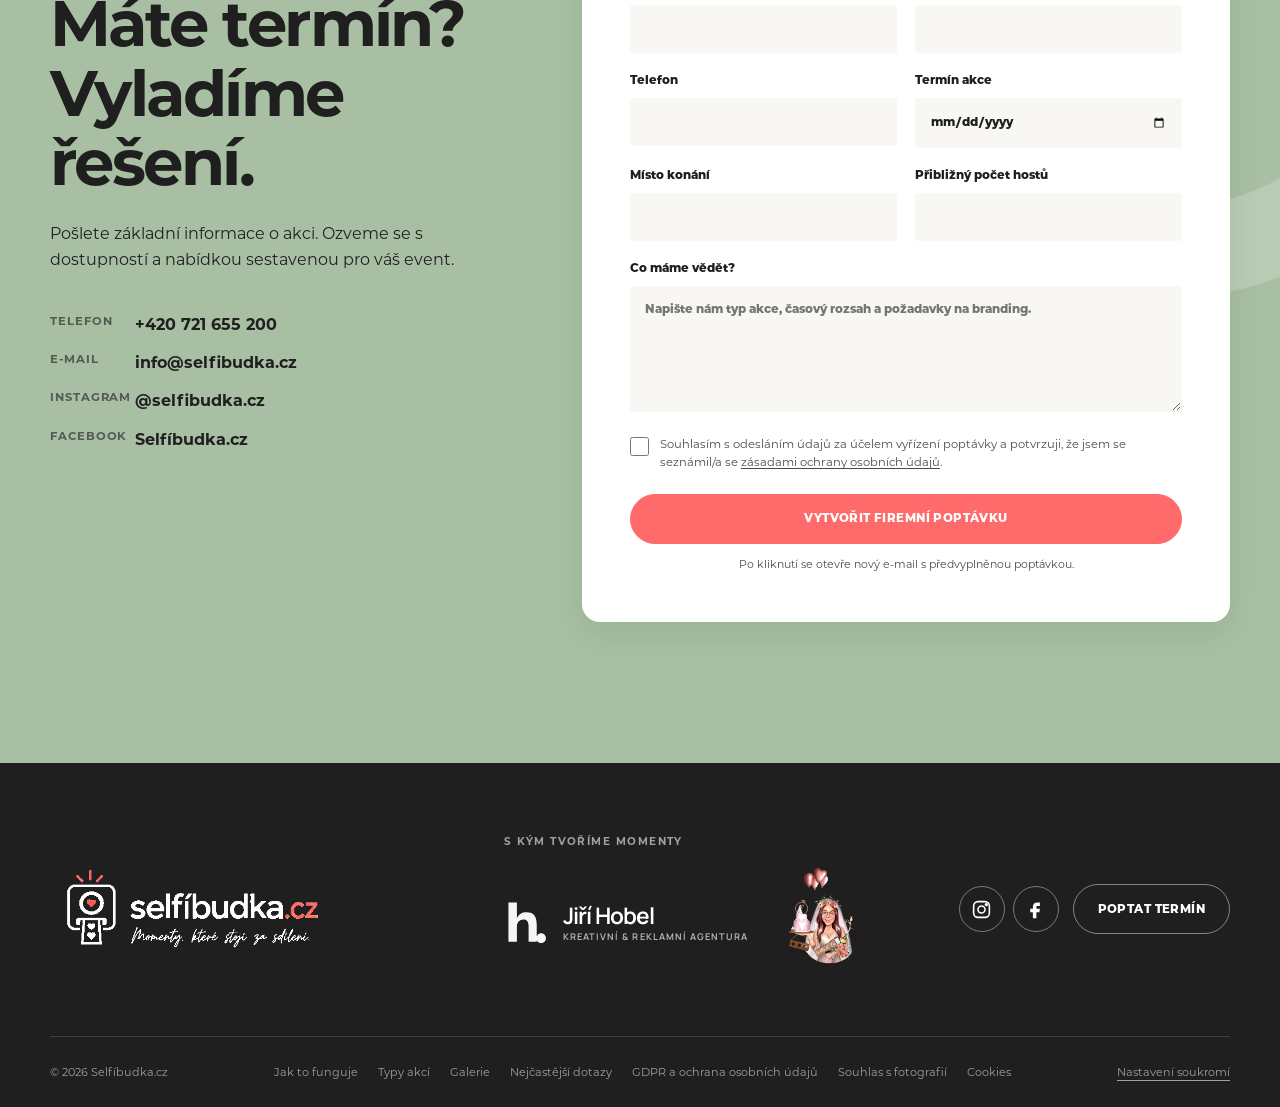
<file: firemni-akce.html>
<!doctype html>
<html lang="cs">
<head>
  <meta charset="utf-8">
  <meta name="viewport" content="width=device-width, initial-scale=1">
  <title>Fotokoutek na firemní akce a večírky | Selfíbudka.cz</title>
  <meta name="description" content="Selfíbudka na firemní akci: neomezené focení a tisk, obsluha, rekvizity, firemní branding a digitální galerie. Nezávazná nabídka na míru.">
  <meta name="theme-color" content="#f8f7f4">
  <meta name="robots" content="index,follow,max-image-preview:large">
  <link rel="canonical" href="https://selfibudka.cz/firemni-akce">
  <link rel="icon" href="assets/brand/selfibudka-icon.png?v=20260913-transparent" type="image/png">
  <link rel="stylesheet" href="styles.css?v=20261016-jiri-hobel-logo">
  <meta property="og:locale" content="cs_CZ"><meta property="og:type" content="website">
  <meta property="og:title" content="Selfíbudka na firemní akci – zábava v barvách vaší značky">
  <meta property="og:description" content="Fotokoutek s okamžitým tiskem, obsluhou a grafikou na míru pro večírky, konference i aktivace značky.">
  <meta property="og:url" content="https://selfibudka.cz/firemni-akce"><meta property="og:site_name" content="Selfíbudka.cz">
  <meta property="og:image" content="https://selfibudka.cz/assets/images/og-selfibudka.jpg"><meta property="og:image:width" content="1200"><meta property="og:image:height" content="630"><meta property="og:image:alt" content="Selfíbudka připravená na firemní akci"><meta name="twitter:card" content="summary_large_image">
  <script type="application/ld+json">
  {"@context":"https://schema.org","@type":"Service","name":"Selfíbudka na firemní akce a večírky","url":"https://selfibudka.cz/firemni-akce","description":"Firemní fotokoutek s neomezeným focením a tiskem, obsluhou, rekvizitami, grafikou na míru a digitální galerií.","provider":{"@type":"LocalBusiness","name":"Selfíbudka.cz","legalName":"Jan Hobel","telephone":"+420721655200","email":"info@selfibudka.cz","identifier":"IČO 19077599","address":{"@type":"PostalAddress","streetAddress":"Na Palcátech 621","postalCode":"331 41","addressLocality":"Kralovice","addressCountry":"CZ"}},"areaServed":{"@type":"Country","name":"Česká republika"}}
  </script>
</head>
<body>
  <a class="skip-link" href="#obsah">Přeskočit na obsah</a>
  <header class="site-header is-scrolled" data-header><div class="container nav-wrap">
    <a class="brand" href="./" aria-label="Selfíbudka – domů"><img src="assets/brand/selfibudka-logo.png?v=20260913-transparent" alt="Selfíbudka.cz – momenty, které stojí za sdílení" width="515" height="175"></a>
    <button class="menu-button" type="button" aria-expanded="false" aria-controls="main-nav" data-menu-button><span></span><span></span><span></span><span class="sr-only">Otevřít menu</span></button>
    <nav id="main-nav" class="main-nav" aria-label="Hlavní navigace" data-nav><a href="./#jak-to-funguje">Jak to funguje</a><a href="./#typy-akci" aria-current="page">Typy akcí</a><a href="./#galerie">Galerie</a><a href="#firemni-faq">Nejčastější dotazy</a><a href="#poptavka">Kontakt</a><a class="button button-small" href="#poptavka">Nezávazná poptávka</a></nav>
  </div></header>
  <main id="obsah">
    <section class="wedding-hero" aria-labelledby="service-title"><div class="container wedding-hero-grid">
      <div class="wedding-hero-copy"><p class="eyebrow">Selfíbudka pro firmy</p><h1 id="service-title"><span class="claim-line">Vaše značka.</span><span class="claim-line">Vaši lidé.</span><span class="claim-line">Společný zážitek. <span class="coral-heart" aria-hidden="true">♡</span></span></h1><p class="hero-lead">Od komorního setkání po velký večírek. Selfíbudka přirozeně propojí kolegy i hosty, pobaví je a připraví fotografie s grafikou, která zapadne do vizuálu vaší značky.</p><div class="hero-actions"><a class="button" href="#poptavka">Chci Selfíbudku</a><a class="text-link" href="#firemni-zazitek">Co všechno zařídíme <span aria-hidden="true">↓</span></a></div></div>
      <div class="service-visual" aria-label="Selfíbudka připravená pro hosty"><figure><img src="assets/images/gallery-komplet.jpg" alt="Kompletně připravený firemní fotokoutek" width="1000" height="1334"><span>branding na míru</span></figure><figure><img src="assets/images/benefits-guests.jpg" alt="Hosté s rekvizitami u Selfíbudky" width="360" height="480"><span>společně</span></figure></div>
    </div></section>
    <section class="quick-facts" aria-label="Hlavní výhody firemní Selfíbudky"><div class="container facts-grid"><div><strong>Neomezeně</strong><span>focení i tisk v domluveném čase</span></div><div><strong>Na míru</strong><span>grafika a firemní branding</span></div><div><strong>Bez starostí</strong><span>instalace, obsluha i demontáž</span></div><div><strong>Do 24 hodin</strong><span>digitální galerie z akce</span></div></div></section>
    <section id="firemni-zazitek" class="section wedding-story"><div class="container intro-grid"><div class="section-heading reveal"><p class="eyebrow">Když networking začne bavit</p><h2>Program, do kterého se hosté zapojí sami</h2></div><div class="intro-copy reveal"><p class="large-copy">Rekvizity do ruky, ostych stranou. Selfíbudka rozproudí večírek, vytvoří přirozený prostor pro setkávání a odmění každého hosta fotografií hned na místě.</p><p>Výtisky, úvodní obrazovku i digitální výstup sladíme s logem a grafickým manuálem. Výsledek tak působí jako promyšlená součást eventu, ne jako náhodný doplněk.</p></div></div></section>
    <section class="section section-tint wedding-included"><div class="container included-grid"><div class="included-image reveal"><img src="assets/images/gallery-fotokoutek.jpg" alt="Selfíbudka a stojany s rekvizitami připravené na akci" width="1000" height="1334" loading="lazy"></div><div class="included-content reveal"><p class="eyebrow">Jsme připravení od prvního cvaknutí</p><h2>Co pro vaši firemní akci zařídíme</h2><ul class="check-list"><li><span>✓</span><div><strong>Neomezené focení a tisk</strong><p>Hosté se mohou vracet a odnést si snímky přímo z akce.</p></div></li><li><span>✓</span><div><strong>Firemní grafiku na míru</strong><p>Logo a vizuál zpracujeme podle dodaných podkladů a manuálu.</p></div></li><li><span>✓</span><div><strong>Rekvizity a vhodné pozadí</strong><p>Výběr přizpůsobíme typu akce i cílové skupině.</p></div></li><li><span>✓</span><div><strong>Obsluhu, instalaci a demontáž</strong><p>Techniku přivezeme, otestujeme a po akci uklidíme.</p></div></li><li><span>✓</span><div><strong>Digitální galerii</strong><p>Fotografie předáme přehledně do 24 hodin, po domluvě také na USB.</p></div></li></ul></div></div></section>
    <section class="section wedding-flow"><div class="container"><div class="section-heading centered reveal"><p class="eyebrow">Od briefu po poslední snímek</p><h2>Vaše zadání držíme od začátku do konce</h2></div><div class="steps"><article class="step-card reveal"><span class="step-number">01</span><div class="line-icon" aria-hidden="true">✉</div><h3>Projdeme brief</h3><p>Termín, místo, počet hostů, provoz akce i branding si potvrdíme předem.</p></article><article class="step-card reveal"><span class="step-number">02</span><div class="line-icon" aria-hidden="true">⚙</div><h3>Připravíme výstup</h3><p>Vyladíme grafiku, techniku, rekvizity a fotokoutek na místě otestujeme.</p></article><article class="step-card reveal"><span class="step-number">03</span><div class="line-icon" aria-hidden="true">♡</div><h3>Hosté se baví</h3><p>Staráme se o plynulý provoz, tisk i bezpečné předání digitální galerie.</p></article></div></div></section>
    <section id="firemni-faq" class="section faq-section"><div class="container faq-grid"><div class="section-heading reveal"><p class="eyebrow">Nejčastější dotazy</p><h2>Co firmy potřebují vědět</h2><p>Každá akce je jedinečná. Konkrétní průběh i nabídku proto ladíme podle vašeho eventu.</p></div><div class="accordion"><details class="reveal"><summary>Umíte zapracovat naši vizuální identitu?<span aria-hidden="true">+</span></summary><p>Ano. Dodejte logo v PNG a případně grafický manuál. Připravíme vzhled výtisků tak, aby odpovídal vaší značce. Můžete dodat i vlastní pozadí, ideální rozměr je 250 × 220 cm (š × v).</p></details><details class="reveal"><summary>Je Selfíbudka vhodná i pro větší event?<span aria-hidden="true">+</span></summary><p>Ano. Podle počtu hostů a programu navrhneme časový rozsah a provoz tak, aby se u focení zbytečně nečekalo.</p></details><details class="reveal"><summary>Kdy dostaneme digitální fotografie?<span aria-hidden="true">+</span></summary><p>Odkaz na online galerii posíláme do 24 hodin. Předem lze domluvit také předání na USB.</p></details><details class="reveal"><summary>Kolik stojí firemní pronájem?<span aria-hidden="true">+</span></summary><p>Nabídku připravíme podle termínu, místa, počtu hostů, délky focení a požadovaného brandingu.</p></details></div></div></section>
    <section class="section section-tint"><div class="container"><div class="section-heading reveal"><p class="eyebrow">Další typy akcí</p><h2>Selfíbudka se přizpůsobí okamžiku</h2></div><div class="related-events"><a href="svatby">Svatby →</a><a href="oslavy">Oslavy a narozeniny →</a><a href="plesy-festivaly">Plesy a festivaly →</a></div></div></section>
    <section id="poptavka" class="section contact-section"><div class="container contact-grid"><div class="contact-copy reveal"><p class="eyebrow">Nezávazná firemní poptávka</p><h2>Máte termín?<br>Vyladíme řešení.</h2><p>Pošlete základní informace o akci. Ozveme se s dostupností a nabídkou sestavenou pro váš event.</p><div class="contact-direct"><a href="tel:+420721655200"><span>Telefon</span>+420 721 655 200</a><a href="mailto:info@selfibudka.cz"><span>E-mail</span>info@selfibudka.cz</a><a href="https://www.instagram.com/selfibudka.cz/" target="_blank" rel="noopener noreferrer"><span>Instagram</span>@selfibudka.cz</a><a href="https://www.facebook.com/profile.php?id=61592149420111" target="_blank" rel="noopener noreferrer"><span>Facebook</span>Selfíbudka.cz</a></div></div>
      <form class="inquiry-form reveal" data-inquiry-form><input type="hidden" name="type" value="Firemní akce"><div class="form-row"><label>Jméno a příjmení<input type="text" name="name" autocomplete="name" required></label><label>Firemní e-mail<input type="email" name="email" autocomplete="email" required></label></div><div class="form-row"><label>Telefon<input type="tel" name="phone" autocomplete="tel"></label><label>Termín akce<input type="date" name="date"></label></div><div class="form-row"><label>Místo konání<input type="text" name="place" autocomplete="address-level2"></label><label>Přibližný počet hostů<input type="number" name="guests" min="1" inputmode="numeric"></label></div><label>Co máme vědět?<textarea name="message" rows="5" placeholder="Napište nám typ akce, časový rozsah a požadavky na branding."></textarea></label><label class="inquiry-consent"><input type="checkbox" name="privacyAcknowledgement" required><span>Souhlasím s odesláním údajů za účelem vyřízení poptávky a potvrzuji, že jsem se seznámil/a se <a href="ochrana-osobnich-udaju">zásadami ochrany osobních údajů</a>.</span></label><button class="button button-full" type="submit">Vytvořit firemní poptávku</button><p class="form-note" data-form-status>Po kliknutí se otevře nový e-mail s předvyplněnou poptávkou.</p></form>
    </div></section>
  </main>
  <footer class="site-footer"><div class="container footer-top"><a class="footer-brand" href="./"><img src="assets/brand/selfibudka-logo-white-coral.png?v=20260914" alt="Selfíbudka.cz – momenty, které stojí za sdílení" width="515" height="175"></a><div class="footer-partners"><span>S kým tvoříme momenty</span><div class="partner-list"><a class="partner-logo-link partner-jiri-hobel" href="https://www.jirihobel.cz/" target="_blank" rel="noopener noreferrer" aria-label="Jiří Hobel – přejít na oficiální web"><img class="jiri-hobel-mark" src="assets/brand/jiri-hobel-h-light.svg?v=20261016" alt="" width="26" height="28"><span class="jiri-hobel-lockup"><strong>Jiří Hobel</strong><span>Kreativní &amp; reklamní agentura</span></span></a><a class="partner-logo-link partner-luc" href="https://www.svatbyodluc.cz/" target="_blank" rel="noopener noreferrer" aria-label="Svatby od Luc – přejít na oficiální web"><img src="assets/brand/svatby-od-luc-logo.png?v=20260914" alt="Svatby od Luc" width="297" height="420" loading="lazy"></a></div></div><div class="footer-actions"><div class="social-links"><a class="social-icon" href="https://www.instagram.com/selfibudka.cz/" target="_blank" rel="noopener noreferrer" aria-label="Selfíbudka na Instagramu"><svg aria-hidden="true" viewBox="0 0 24 24"><rect x="3" y="3" width="18" height="18" rx="5"></rect><circle cx="12" cy="12" r="4"></circle><circle cx="17.5" cy="6.5" r="1"></circle></svg></a><a class="social-icon" href="https://www.facebook.com/profile.php?id=61592149420111" target="_blank" rel="noopener noreferrer" aria-label="Selfíbudka na Facebooku"><svg aria-hidden="true" viewBox="0 0 24 24"><path d="M14 8h3V4h-3c-3.3 0-5 2-5 5v2H6v4h3v7h4v-7h3.5l.5-4h-4V9c0-.7.3-1 1-1Z"></path></svg></a></div><a class="button button-ghost" href="#poptavka">Poptat termín</a></div></div><div class="container footer-bottom"><p>© <span data-year>2026</span> Selfíbudka.cz</p><nav aria-label="Patička"><a href="./#jak-to-funguje">Jak to funguje</a><a href="./#typy-akci">Typy akcí</a><a href="./#galerie">Galerie</a><a href="#firemni-faq">Nejčastější dotazy</a><a href="ochrana-osobnich-udaju">GDPR a ochrana osobních údajů</a><a href="souhlas-se-zverejnenim-fotografie">Souhlas s fotografií</a><a href="cookies">Cookies</a></nav><button class="footer-privacy-button" type="button" data-privacy-open>Nastavení soukromí</button></div></footer>
  <aside class="privacy-bar" data-privacy-notice hidden aria-label="Informace o soukromí"><div class="privacy-bar-inner"><div><strong>Soukromí bez sledování</strong><p>Web nepoužívá analytické ani marketingové cookies. Ukládá pouze technickou volbu, zda jste tuto informaci zavřeli.</p></div><a href="cookies">Více informací</a><button class="button button-small" type="button" data-privacy-close>Rozumím</button></div></aside>
  <script src="script.js?v=20260916-sectionroutes1" defer></script>
</body>
</html>
</file>
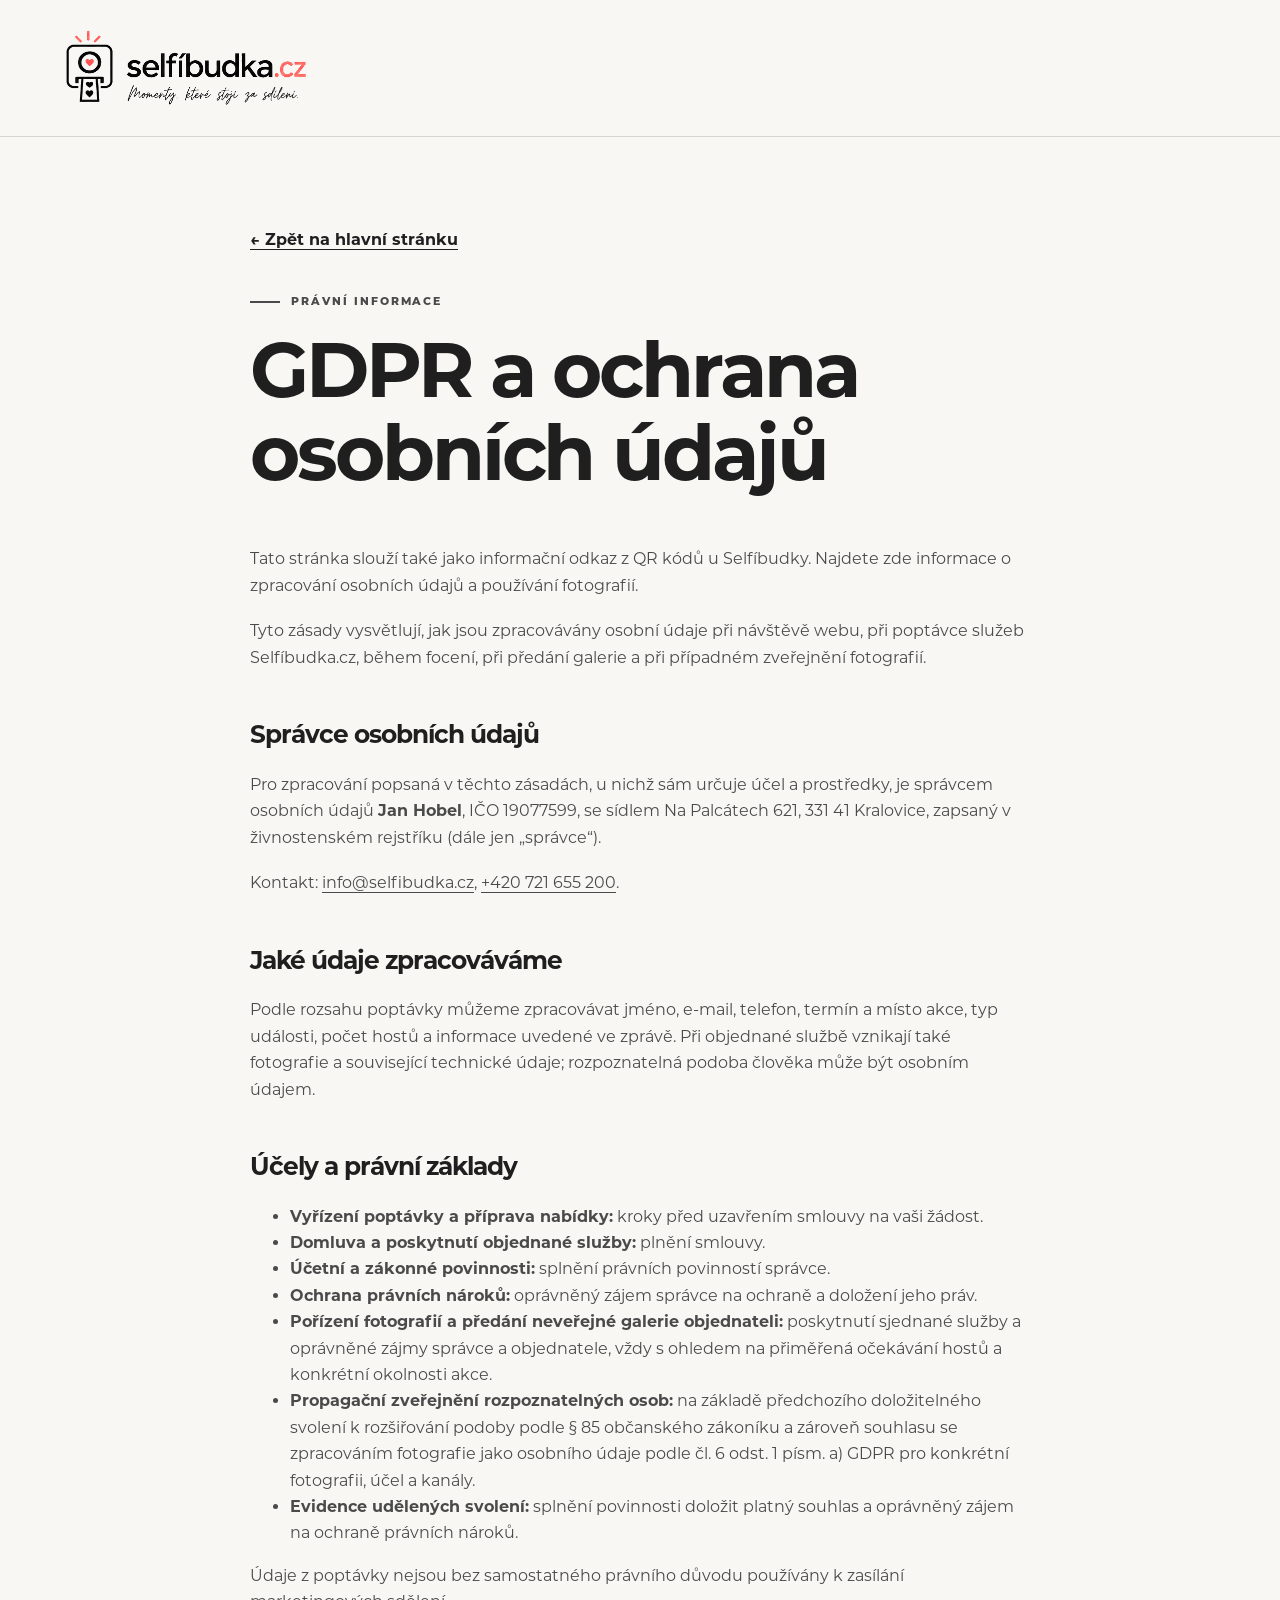
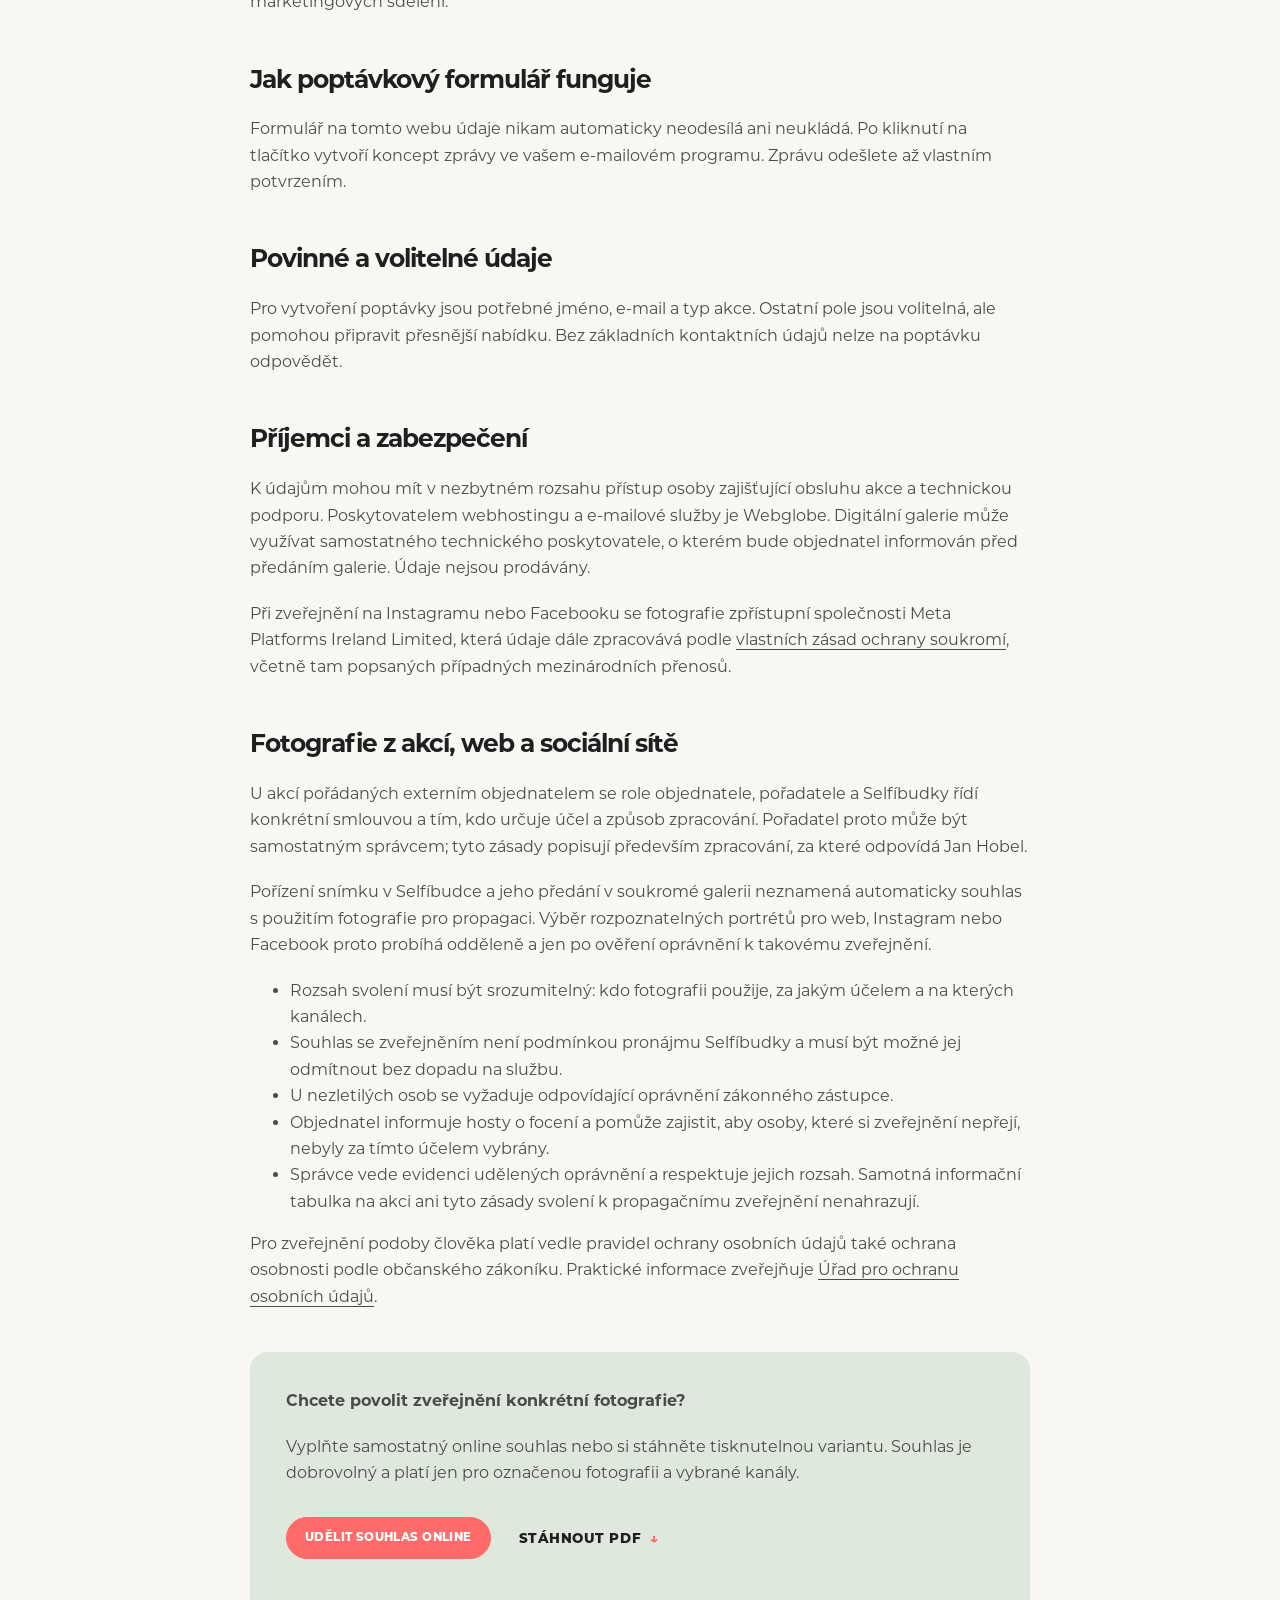
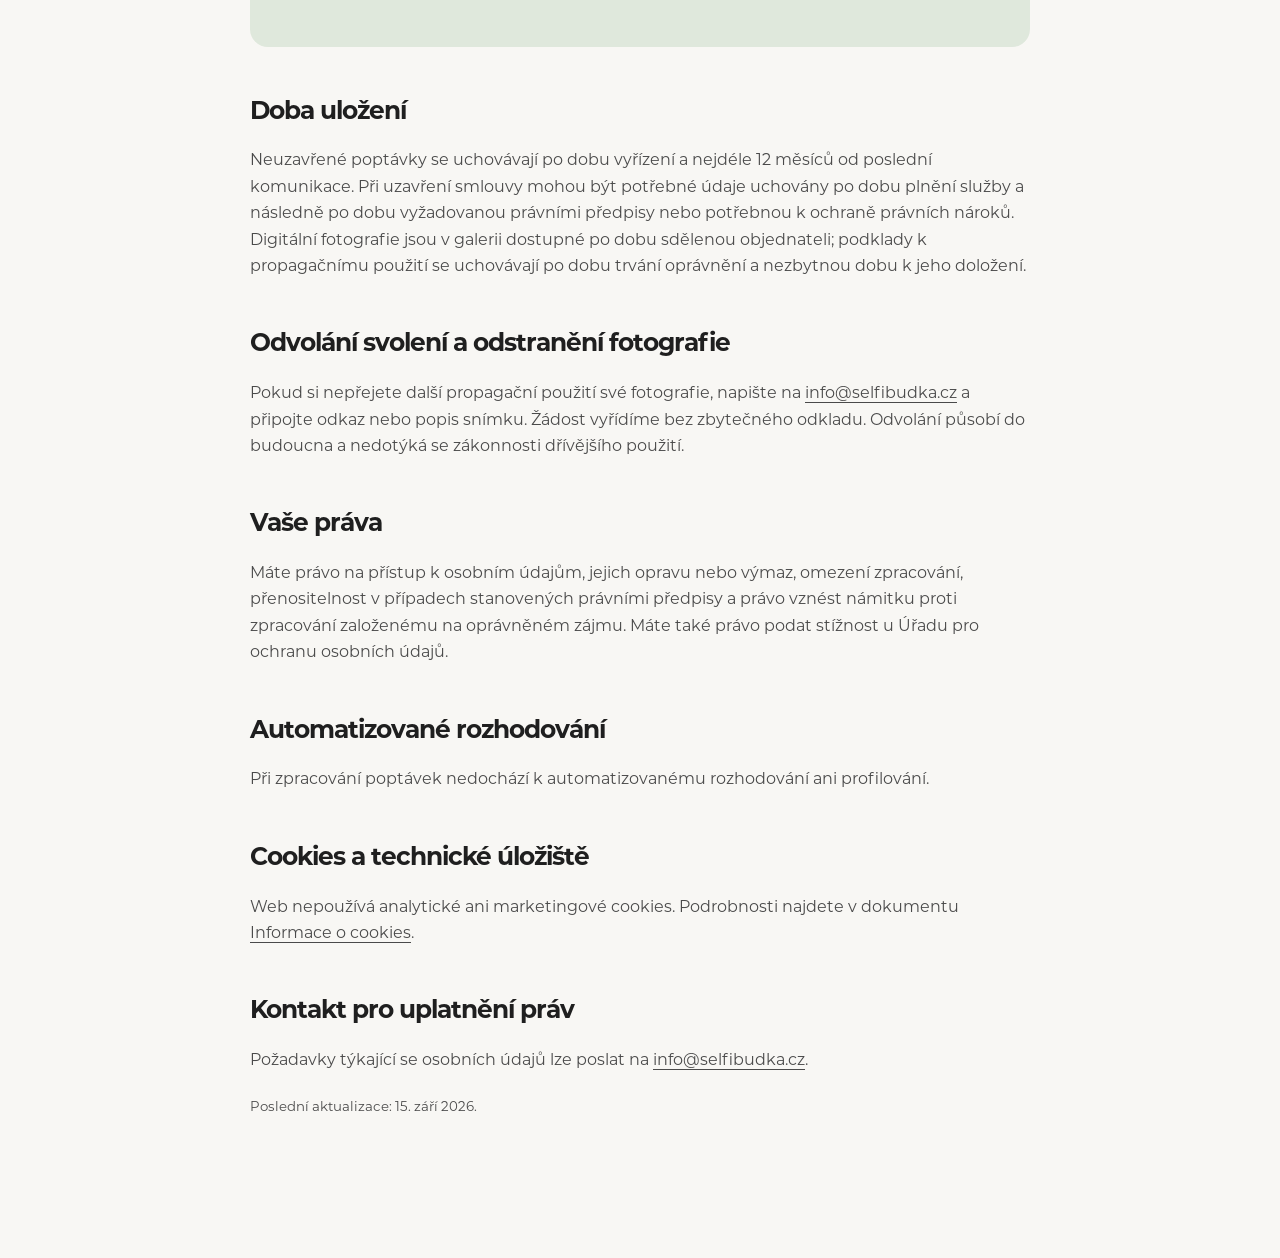
<file: ochrana-osobnich-udaju.html>
<!doctype html>
<html lang="cs">
<head>
  <meta charset="utf-8">
  <meta name="viewport" content="width=device-width, initial-scale=1">
  <title>GDPR a ochrana osobních údajů | Selfíbudka.cz</title>
  <meta name="description" content="GDPR a informace o ochraně osobních údajů při poptávce služeb Selfíbudka.cz, pořizování fotografií, předání galerie a zveřejnění snímků.">
  <meta name="robots" content="index,follow">
  <link rel="canonical" href="https://selfibudka.cz/ochrana-osobnich-udaju">
  <link rel="icon" href="assets/brand/selfibudka-icon.png?v=20260913-transparent" type="image/png">
  <link rel="stylesheet" href="styles.css?v=20261016-jiri-hobel-logo">
</head>
<body class="legal-page">
  <header class="legal-header"><div class="container"><a class="brand" href="./"><img src="assets/brand/selfibudka-logo.png?v=20260913-transparent" alt="Selfíbudka.cz" width="515" height="175"></a></div></header>
  <main class="legal-content">
    <a class="back-home" href="./">← Zpět na hlavní stránku</a>
    <p class="eyebrow">Právní informace</p>
    <h1>GDPR a ochrana osobních údajů</h1>
    <p>Tato stránka slouží také jako informační odkaz z QR kódů u Selfíbudky. Najdete zde informace o zpracování osobních údajů a používání fotografií.</p>
    <p>Tyto zásady vysvětlují, jak jsou zpracovávány osobní údaje při návštěvě webu, při poptávce služeb Selfíbudka.cz, během focení, při předání galerie a při případném zveřejnění fotografií.</p>
    <h2>Správce osobních údajů</h2>
    <p>Pro zpracování popsaná v těchto zásadách, u nichž sám určuje účel a prostředky, je správcem osobních údajů <strong>Jan Hobel</strong>, IČO 19077599, se sídlem Na Palcátech 621, 331 41 Kralovice, zapsaný v živnostenském rejstříku (dále jen „správce“).</p>
    <p>Kontakt: <a href="mailto:info@selfibudka.cz">info@selfibudka.cz</a>, <a href="tel:+420721655200">+420 721 655 200</a>.</p>
    <h2>Jaké údaje zpracováváme</h2>
    <p>Podle rozsahu poptávky můžeme zpracovávat jméno, e-mail, telefon, termín a místo akce, typ události, počet hostů a informace uvedené ve zprávě. Při objednané službě vznikají také fotografie a související technické údaje; rozpoznatelná podoba člověka může být osobním údajem.</p>
    <h2>Účely a právní základy</h2>
    <ul>
      <li><strong>Vyřízení poptávky a příprava nabídky:</strong> kroky před uzavřením smlouvy na vaši žádost.</li>
      <li><strong>Domluva a poskytnutí objednané služby:</strong> plnění smlouvy.</li>
      <li><strong>Účetní a zákonné povinnosti:</strong> splnění právních povinností správce.</li>
      <li><strong>Ochrana právních nároků:</strong> oprávněný zájem správce na ochraně a doložení jeho práv.</li>
      <li><strong>Pořízení fotografií a předání neveřejné galerie objednateli:</strong> poskytnutí sjednané služby a oprávněné zájmy správce a objednatele, vždy s ohledem na přiměřená očekávání hostů a konkrétní okolnosti akce.</li>
      <li><strong>Propagační zveřejnění rozpoznatelných osob:</strong> na základě předchozího doložitelného svolení k rozšiřování podoby podle § 85 občanského zákoníku a zároveň souhlasu se zpracováním fotografie jako osobního údaje podle čl. 6 odst. 1 písm. a) GDPR pro konkrétní fotografii, účel a kanály.</li>
      <li><strong>Evidence udělených svolení:</strong> splnění povinnosti doložit platný souhlas a oprávněný zájem na ochraně právních nároků.</li>
    </ul>
    <p>Údaje z poptávky nejsou bez samostatného právního důvodu používány k zasílání marketingových sdělení.</p>
    <h2>Jak poptávkový formulář funguje</h2>
    <p>Formulář na tomto webu údaje nikam automaticky neodesílá ani neukládá. Po kliknutí na tlačítko vytvoří koncept zprávy ve vašem e-mailovém programu. Zprávu odešlete až vlastním potvrzením.</p>
    <h2>Povinné a volitelné údaje</h2>
    <p>Pro vytvoření poptávky jsou potřebné jméno, e-mail a typ akce. Ostatní pole jsou volitelná, ale pomohou připravit přesnější nabídku. Bez základních kontaktních údajů nelze na poptávku odpovědět.</p>
    <h2>Příjemci a zabezpečení</h2>
    <p>K údajům mohou mít v nezbytném rozsahu přístup osoby zajišťující obsluhu akce a technickou podporu. Poskytovatelem webhostingu a e-mailové služby je Webglobe. Digitální galerie může využívat samostatného technického poskytovatele, o kterém bude objednatel informován před předáním galerie. Údaje nejsou prodávány.</p>
    <p>Při zveřejnění na Instagramu nebo Facebooku se fotografie zpřístupní společnosti Meta Platforms Ireland Limited, která údaje dále zpracovává podle <a href="https://www.facebook.com/privacy/policy/" target="_blank" rel="noopener noreferrer">vlastních zásad ochrany soukromí</a>, včetně tam popsaných případných mezinárodních přenosů.</p>
    <h2>Fotografie z akcí, web a sociální sítě</h2>
    <p>U akcí pořádaných externím objednatelem se role objednatele, pořadatele a Selfíbudky řídí konkrétní smlouvou a tím, kdo určuje účel a způsob zpracování. Pořadatel proto může být samostatným správcem; tyto zásady popisují především zpracování, za které odpovídá Jan Hobel.</p>
    <p>Pořízení snímku v Selfíbudce a jeho předání v soukromé galerii neznamená automaticky souhlas s použitím fotografie pro propagaci. Výběr rozpoznatelných portrétů pro web, Instagram nebo Facebook proto probíhá odděleně a jen po ověření oprávnění k takovému zveřejnění.</p>
    <ul>
      <li>Rozsah svolení musí být srozumitelný: kdo fotografii použije, za jakým účelem a na kterých kanálech.</li>
      <li>Souhlas se zveřejněním není podmínkou pronájmu Selfíbudky a musí být možné jej odmítnout bez dopadu na službu.</li>
      <li>U nezletilých osob se vyžaduje odpovídající oprávnění zákonného zástupce.</li>
      <li>Objednatel informuje hosty o focení a pomůže zajistit, aby osoby, které si zveřejnění nepřejí, nebyly za tímto účelem vybrány.</li>
      <li>Správce vede evidenci udělených oprávnění a respektuje jejich rozsah. Samotná informační tabulka na akci ani tyto zásady svolení k propagačnímu zveřejnění nenahrazují.</li>
    </ul>
    <p>Pro zveřejnění podoby člověka platí vedle pravidel ochrany osobních údajů také ochrana osobnosti podle občanského zákoníku. Praktické informace zveřejňuje <a href="https://uoou.gov.cz/verejnost/qa-otazky-a-odpovedi/obrazove-a-zvukove-zaznamy" target="_blank" rel="noopener noreferrer">Úřad pro ochranu osobních údajů</a>.</p>
    <div class="legal-callout">
      <p><strong>Chcete povolit zveřejnění konkrétní fotografie?</strong></p>
      <p>Vyplňte samostatný online souhlas nebo si stáhněte tisknutelnou variantu. Souhlas je dobrovolný a platí jen pro označenou fotografii a vybrané kanály.</p>
      <div class="legal-actions">
        <a class="button button-small" href="souhlas-se-zverejnenim-fotografie">Udělit souhlas online</a>
        <a class="text-link" href="output/pdf/souhlas-se-zverejnenim-fotografie-selfibudka.pdf" download>Stáhnout PDF <span>↓</span></a>
      </div>
    </div>
    <h2>Doba uložení</h2>
    <p>Neuzavřené poptávky se uchovávají po dobu vyřízení a nejdéle 12 měsíců od poslední komunikace. Při uzavření smlouvy mohou být potřebné údaje uchovány po dobu plnění služby a následně po dobu vyžadovanou právními předpisy nebo potřebnou k ochraně právních nároků. Digitální fotografie jsou v galerii dostupné po dobu sdělenou objednateli; podklady k propagačnímu použití se uchovávají po dobu trvání oprávnění a nezbytnou dobu k jeho doložení.</p>
    <h2>Odvolání svolení a odstranění fotografie</h2>
    <p>Pokud si nepřejete další propagační použití své fotografie, napište na <a href="mailto:info@selfibudka.cz?subject=Zadost%20o%20odstraneni%20fotografie">info@selfibudka.cz</a> a připojte odkaz nebo popis snímku. Žádost vyřídíme bez zbytečného odkladu. Odvolání působí do budoucna a nedotýká se zákonnosti dřívějšího použití.</p>
    <h2>Vaše práva</h2>
    <p>Máte právo na přístup k osobním údajům, jejich opravu nebo výmaz, omezení zpracování, přenositelnost v případech stanovených právními předpisy a právo vznést námitku proti zpracování založenému na oprávněném zájmu. Máte také právo podat stížnost u Úřadu pro ochranu osobních údajů.</p>
    <h2>Automatizované rozhodování</h2>
    <p>Při zpracování poptávek nedochází k automatizovanému rozhodování ani profilování.</p>
    <h2>Cookies a technické úložiště</h2>
    <p>Web nepoužívá analytické ani marketingové cookies. Podrobnosti najdete v dokumentu <a href="cookies">Informace o cookies</a>.</p>
    <h2>Kontakt pro uplatnění práv</h2>
    <p>Požadavky týkající se osobních údajů lze poslat na <a href="mailto:info@selfibudka.cz">info@selfibudka.cz</a>.</p>
    <p><small>Poslední aktualizace: 15. září 2026.</small></p>
  </main>
</body>
</html>
</file>
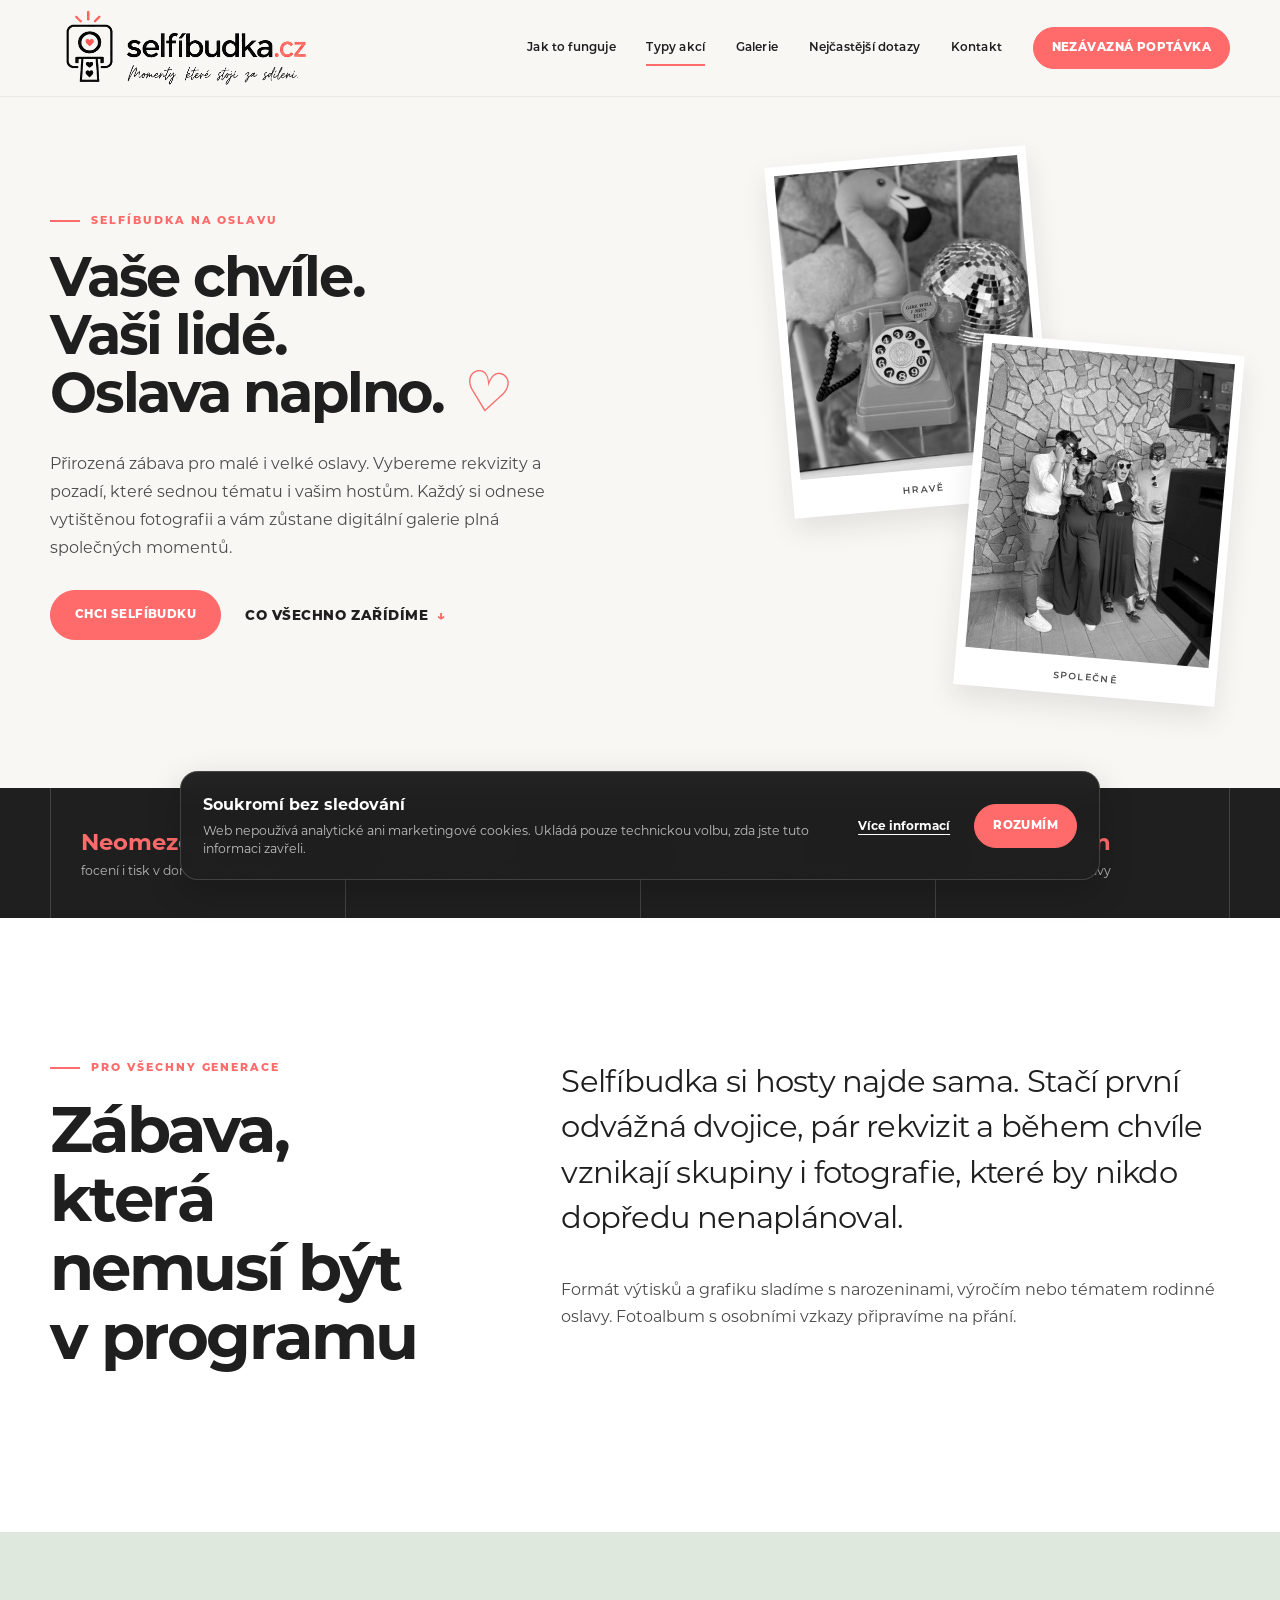
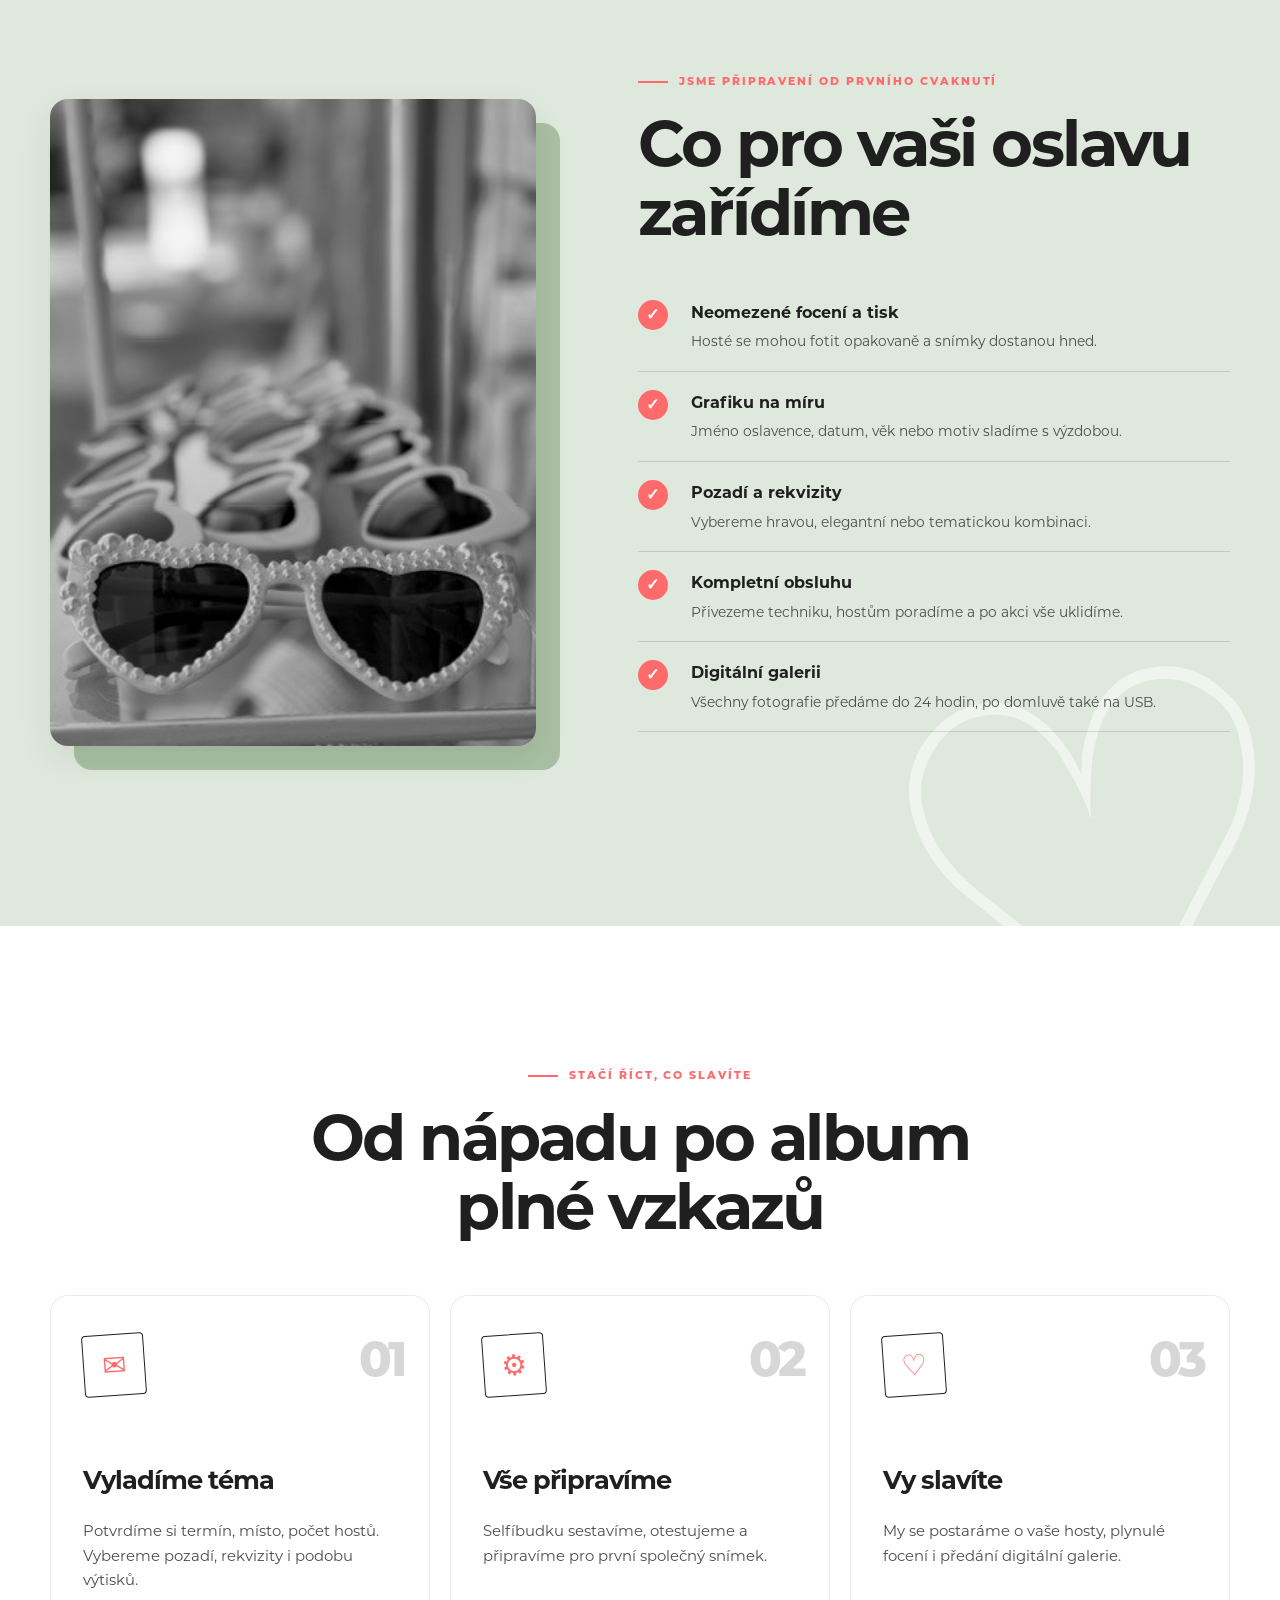
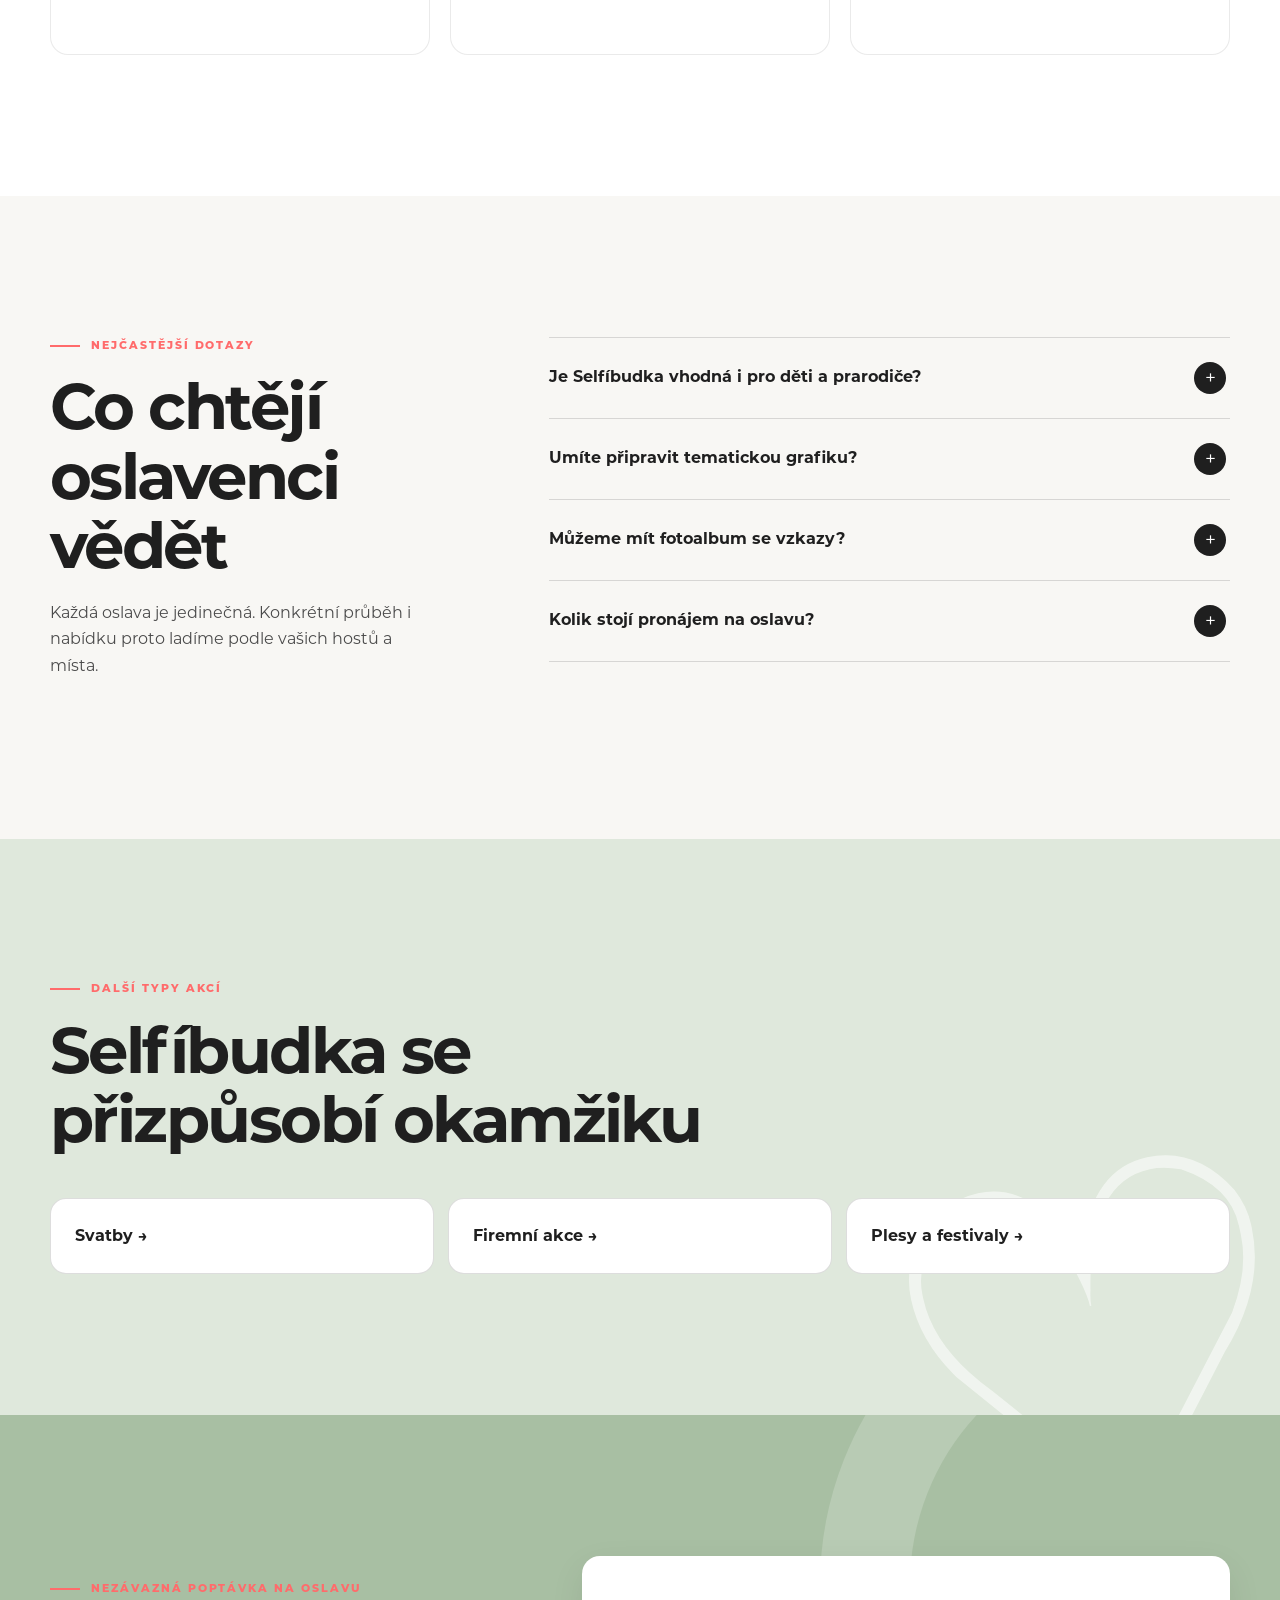
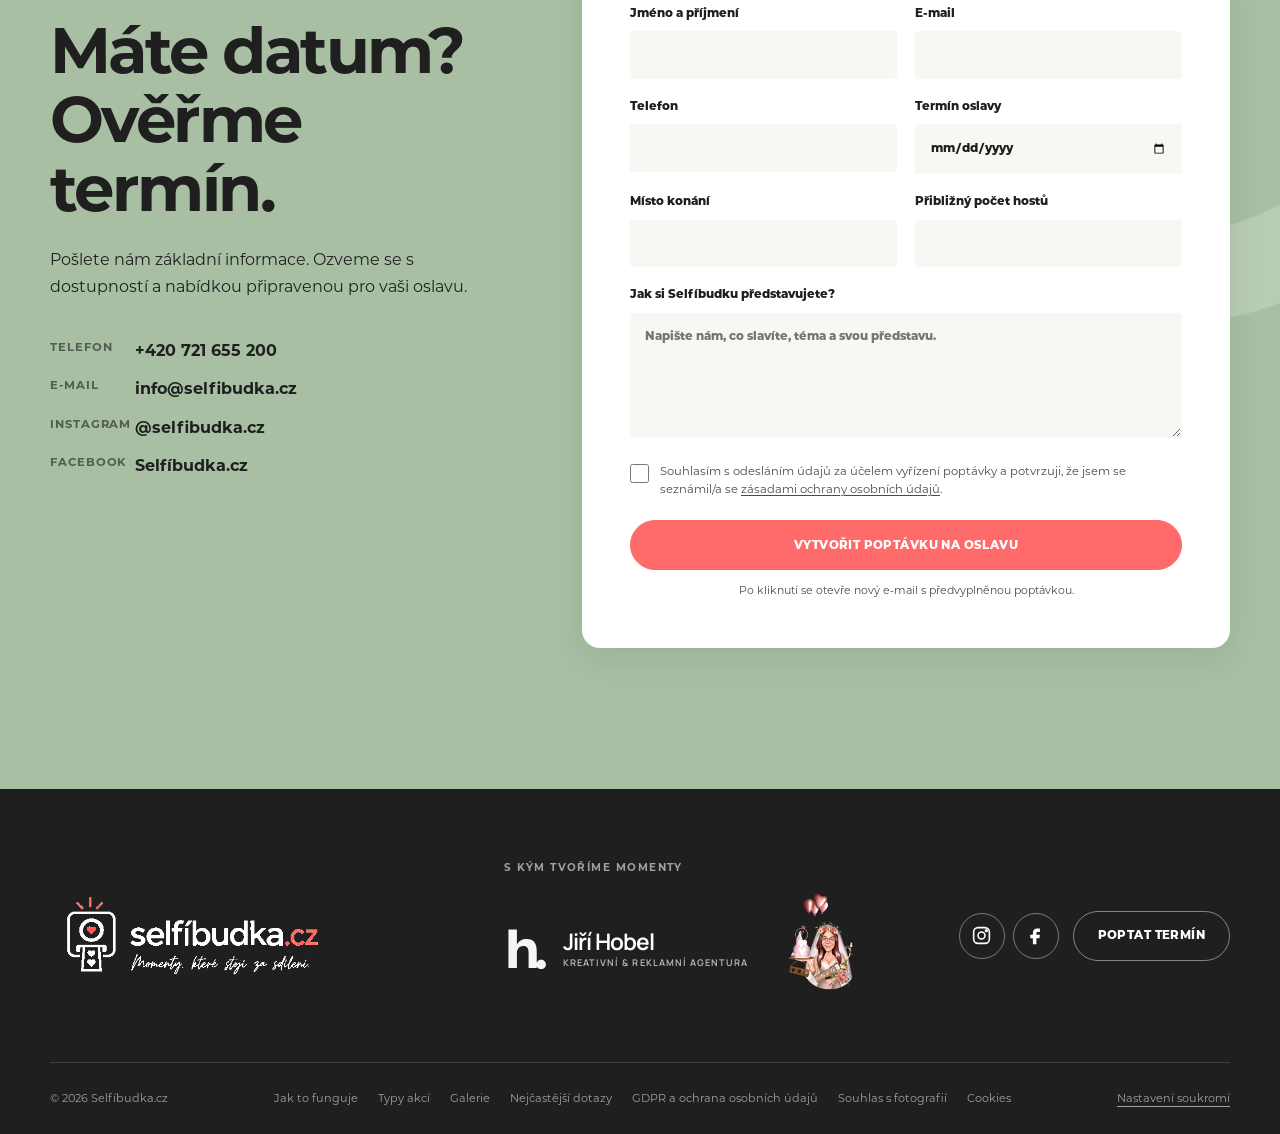
<file: oslavy.html>
<!doctype html>
<html lang="cs">
<head>
  <meta charset="utf-8">
  <meta name="viewport" content="width=device-width, initial-scale=1">
  <title>Fotokoutek na oslavy a narozeniny | Selfíbudka.cz</title>
  <meta name="description" content="Selfíbudka na oslavu nebo narozeniny: neomezené focení a tisk, obsluha, rekvizity, grafika na míru a digitální galerie.">
  <meta name="theme-color" content="#f8f7f4"><meta name="robots" content="index,follow,max-image-preview:large">
  <link rel="canonical" href="https://selfibudka.cz/oslavy"><link rel="icon" href="assets/brand/selfibudka-icon.png?v=20260913-transparent" type="image/png"><link rel="stylesheet" href="styles.css?v=20261016-jiri-hobel-logo">
  <meta property="og:locale" content="cs_CZ"><meta property="og:type" content="website"><meta property="og:title" content="Selfíbudka na oslavu – vzpomínky pro malé i velké"><meta property="og:description" content="Přirozená zábava, fotografie hned do ruky a galerie plná momentů z oslavy."><meta property="og:url" content="https://selfibudka.cz/oslavy"><meta property="og:site_name" content="Selfíbudka.cz"><meta property="og:image" content="https://selfibudka.cz/assets/images/og-selfibudka.jpg"><meta property="og:image:width" content="1200"><meta property="og:image:height" content="630"><meta property="og:image:alt" content="Selfíbudka a hravé rekvizity na oslavě"><meta name="twitter:card" content="summary_large_image">
  <script type="application/ld+json">{"@context":"https://schema.org","@type":"Service","name":"Selfíbudka na oslavy a narozeniny","url":"https://selfibudka.cz/oslavy","description":"Fotokoutek na rodinné oslavy a narozeniny s neomezeným focením a tiskem, obsluhou, rekvizitami a digitální galerií.","provider":{"@type":"LocalBusiness","name":"Selfíbudka.cz","legalName":"Jan Hobel","telephone":"+420721655200","email":"info@selfibudka.cz","identifier":"IČO 19077599","address":{"@type":"PostalAddress","streetAddress":"Na Palcátech 621","postalCode":"331 41","addressLocality":"Kralovice","addressCountry":"CZ"}},"areaServed":{"@type":"Country","name":"Česká republika"}}</script>
</head>
<body>
  <a class="skip-link" href="#obsah">Přeskočit na obsah</a>
  <header class="site-header is-scrolled" data-header><div class="container nav-wrap"><a class="brand" href="./" aria-label="Selfíbudka – domů"><img src="assets/brand/selfibudka-logo.png?v=20260913-transparent" alt="Selfíbudka.cz – momenty, které stojí za sdílení" width="515" height="175"></a><button class="menu-button" type="button" aria-expanded="false" aria-controls="main-nav" data-menu-button><span></span><span></span><span></span><span class="sr-only">Otevřít menu</span></button><nav id="main-nav" class="main-nav" aria-label="Hlavní navigace" data-nav><a href="./#jak-to-funguje">Jak to funguje</a><a href="./#typy-akci" aria-current="page">Typy akcí</a><a href="./#galerie">Galerie</a><a href="#oslavy-faq">Nejčastější dotazy</a><a href="#poptavka">Kontakt</a><a class="button button-small" href="#poptavka">Nezávazná poptávka</a></nav></div></header>
  <main id="obsah">
    <section class="wedding-hero" aria-labelledby="service-title"><div class="container wedding-hero-grid"><div class="wedding-hero-copy"><p class="eyebrow">Selfíbudka na oslavu</p><h1 id="service-title"><span class="claim-line">Vaše chvíle.</span><span class="claim-line">Vaši lidé.</span><span class="claim-line">Oslava naplno. <span class="coral-heart" aria-hidden="true">♡</span></span></h1><p class="hero-lead">Přirozená zábava pro malé i velké oslavy. Vybereme rekvizity a pozadí, které sednou tématu i vašim hostům. Každý si odnese vytištěnou fotografii a vám zůstane digitální galerie plná společných momentů.</p><div class="hero-actions"><a class="button" href="#poptavka">Chci Selfíbudku</a><a class="text-link" href="#oslava-zazitek">Co všechno zařídíme <span aria-hidden="true">↓</span></a></div></div><div class="service-visual" aria-label="Rekvizity a hosté na oslavě"><figure><img src="assets/images/gallery-pink-phone.jpg" alt="Hravé rekvizity připravené pro hosty" width="360" height="480"><span>hravě</span></figure><figure><img src="assets/images/benefits-guests.jpg" alt="Hosté se baví s rekvizitami u Selfíbudky" width="360" height="480"><span>společně</span></figure></div></div></section>
    <section class="quick-facts" aria-label="Hlavní výhody Selfíbudky na oslavě"><div class="container facts-grid"><div><strong>Neomezeně</strong><span>focení i tisk v domluveném čase</span></div><div><strong>Za 5 sekund</strong><span>fotografie hned do ruky</span></div><div><strong>Bez starostí</strong><span>obsluha, instalace i demontáž</span></div><div><strong>Do 24 hodin</strong><span>digitální galerie z oslavy</span></div></div></section>
    <section id="oslava-zazitek" class="section wedding-story"><div class="container intro-grid"><div class="section-heading reveal"><p class="eyebrow">Pro všechny generace</p><h2>Zábava, která nemusí být v&nbsp;programu</h2></div><div class="intro-copy reveal"><p class="large-copy">Selfíbudka si hosty najde sama. Stačí první odvážná dvojice, pár rekvizit a během chvíle vznikají skupiny i fotografie, které by nikdo dopředu nenaplánoval.</p><p>Formát výtisků a grafiku sladíme s narozeninami, výročím nebo tématem rodinné oslavy. Fotoalbum s osobními vzkazy připravíme na přání.</p></div></div></section>
    <section class="section section-tint wedding-included"><div class="container included-grid"><div class="included-image reveal"><img src="assets/images/gallery-heart-glasses.jpg" alt="Brýle ve tvaru srdce a další rekvizity pro oslavu" width="360" height="480" loading="lazy"></div><div class="included-content reveal"><p class="eyebrow">Jsme připravení od prvního cvaknutí</p><h2>Co pro vaši oslavu zařídíme</h2><ul class="check-list"><li><span>✓</span><div><strong>Neomezené focení a tisk</strong><p>Hosté se mohou fotit opakovaně a snímky dostanou hned.</p></div></li><li><span>✓</span><div><strong>Grafiku na míru</strong><p>Jméno oslavence, datum, věk nebo motiv sladíme s výzdobou.</p></div></li><li><span>✓</span><div><strong>Pozadí a rekvizity</strong><p>Vybereme hravou, elegantní nebo tematickou kombinaci.</p></div></li><li><span>✓</span><div><strong>Kompletní obsluhu</strong><p>Přivezeme techniku, hostům poradíme a po akci vše uklidíme.</p></div></li><li><span>✓</span><div><strong>Digitální galerii</strong><p>Všechny fotografie předáme do 24 hodin, po domluvě také na USB.</p></div></li></ul></div></div></section>
    <section class="section wedding-flow"><div class="container"><div class="section-heading centered reveal"><p class="eyebrow">Stačí říct, co slavíte</p><h2>Od nápadu po album plné vzkazů</h2></div><div class="steps"><article class="step-card reveal"><span class="step-number">01</span><div class="line-icon" aria-hidden="true">✉</div><h3>Vyladíme téma</h3><p>Potvrdíme si termín, místo, počet hostů. Vybereme pozadí, rekvizity i podobu výtisků.</p></article><article class="step-card reveal"><span class="step-number">02</span><div class="line-icon" aria-hidden="true">⚙</div><h3>Vše připravíme</h3><p>Selfíbudku sestavíme, otestujeme a připravíme pro první společný snímek.</p></article><article class="step-card reveal"><span class="step-number">03</span><div class="line-icon" aria-hidden="true">♡</div><h3>Vy slavíte</h3><p>My se postaráme o vaše hosty, plynulé focení i předání digitální galerie.</p></article></div></div></section>
    <section id="oslavy-faq" class="section faq-section"><div class="container faq-grid"><div class="section-heading reveal"><p class="eyebrow">Nejčastější dotazy</p><h2>Co chtějí oslavenci vědět</h2><p>Každá oslava je jedinečná. Konkrétní průběh i nabídku proto ladíme podle vašich hostů a místa.</p></div><div class="accordion"><details class="reveal"><summary>Je Selfíbudka vhodná i pro děti a prarodiče?<span aria-hidden="true">+</span></summary><p>Ano. Ovládání je jednoduché a obsluha hostům kdykoli pomůže.</p></details><details class="reveal"><summary>Umíte připravit tematickou grafiku?<span aria-hidden="true">+</span></summary><p>Ano. Výtisk může nést jméno, datum, věk, barvy i motiv celé oslavy.</p></details><details class="reveal"><summary>Můžeme mít fotoalbum se vzkazy?<span aria-hidden="true">+</span></summary><p>Ano, fotoalbum připravíme po předchozí domluvě. Hosté do něj mohou přidat druhý výtisk a osobní vzkaz.</p></details><details class="reveal"><summary>Kolik stojí pronájem na oslavu?<span aria-hidden="true">+</span></summary><p>Nabídku připravíme podle termínu, místa, počtu hostů, délky focení a vybraných doplňků.</p></details></div></div></section>
    <section class="section section-tint"><div class="container"><div class="section-heading reveal"><p class="eyebrow">Další typy akcí</p><h2>Selfíbudka se přizpůsobí okamžiku</h2></div><div class="related-events"><a href="svatby">Svatby →</a><a href="firemni-akce">Firemní akce →</a><a href="plesy-festivaly">Plesy a festivaly →</a></div></div></section>
    <section id="poptavka" class="section contact-section"><div class="container contact-grid"><div class="contact-copy reveal"><p class="eyebrow">Nezávazná poptávka na oslavu</p><h2>Máte datum?<br>Ověřme termín.</h2><p>Pošlete nám základní informace. Ozveme se s dostupností a nabídkou připravenou pro vaši oslavu.</p><div class="contact-direct"><a href="tel:+420721655200"><span>Telefon</span>+420 721 655 200</a><a href="mailto:info@selfibudka.cz"><span>E-mail</span>info@selfibudka.cz</a><a href="https://www.instagram.com/selfibudka.cz/" target="_blank" rel="noopener noreferrer"><span>Instagram</span>@selfibudka.cz</a><a href="https://www.facebook.com/profile.php?id=61592149420111" target="_blank" rel="noopener noreferrer"><span>Facebook</span>Selfíbudka.cz</a></div></div><form class="inquiry-form reveal" data-inquiry-form><input type="hidden" name="type" value="Oslava / narozeniny"><div class="form-row"><label>Jméno a příjmení<input type="text" name="name" autocomplete="name" required></label><label>E-mail<input type="email" name="email" autocomplete="email" required></label></div><div class="form-row"><label>Telefon<input type="tel" name="phone" autocomplete="tel"></label><label>Termín oslavy<input type="date" name="date"></label></div><div class="form-row"><label>Místo konání<input type="text" name="place" autocomplete="address-level2"></label><label>Přibližný počet hostů<input type="number" name="guests" min="1" inputmode="numeric"></label></div><label>Jak si Selfíbudku představujete?<textarea name="message" rows="5" placeholder="Napište nám, co slavíte, téma a svou představu."></textarea></label><label class="inquiry-consent"><input type="checkbox" name="privacyAcknowledgement" required><span>Souhlasím s odesláním údajů za účelem vyřízení poptávky a potvrzuji, že jsem se seznámil/a se <a href="ochrana-osobnich-udaju">zásadami ochrany osobních údajů</a>.</span></label><button class="button button-full" type="submit">Vytvořit poptávku na oslavu</button><p class="form-note" data-form-status>Po kliknutí se otevře nový e-mail s předvyplněnou poptávkou.</p></form></div></section>
  </main>
  <footer class="site-footer"><div class="container footer-top"><a class="footer-brand" href="./"><img src="assets/brand/selfibudka-logo-white-coral.png?v=20260914" alt="Selfíbudka.cz – momenty, které stojí za sdílení" width="515" height="175"></a><div class="footer-partners"><span>S kým tvoříme momenty</span><div class="partner-list"><a class="partner-logo-link partner-jiri-hobel" href="https://www.jirihobel.cz/" target="_blank" rel="noopener noreferrer" aria-label="Jiří Hobel – přejít na oficiální web"><img class="jiri-hobel-mark" src="assets/brand/jiri-hobel-h-light.svg?v=20261016" alt="" width="26" height="28"><span class="jiri-hobel-lockup"><strong>Jiří Hobel</strong><span>Kreativní &amp; reklamní agentura</span></span></a><a class="partner-logo-link partner-luc" href="https://www.svatbyodluc.cz/" target="_blank" rel="noopener noreferrer" aria-label="Svatby od Luc – přejít na oficiální web"><img src="assets/brand/svatby-od-luc-logo.png?v=20260914" alt="Svatby od Luc" width="297" height="420" loading="lazy"></a></div></div><div class="footer-actions"><div class="social-links"><a class="social-icon" href="https://www.instagram.com/selfibudka.cz/" target="_blank" rel="noopener noreferrer" aria-label="Selfíbudka na Instagramu"><svg aria-hidden="true" viewBox="0 0 24 24"><rect x="3" y="3" width="18" height="18" rx="5"></rect><circle cx="12" cy="12" r="4"></circle><circle cx="17.5" cy="6.5" r="1"></circle></svg></a><a class="social-icon" href="https://www.facebook.com/profile.php?id=61592149420111" target="_blank" rel="noopener noreferrer" aria-label="Selfíbudka na Facebooku"><svg aria-hidden="true" viewBox="0 0 24 24"><path d="M14 8h3V4h-3c-3.3 0-5 2-5 5v2H6v4h3v7h4v-7h3.5l.5-4h-4V9c0-.7.3-1 1-1Z"></path></svg></a></div><a class="button button-ghost" href="#poptavka">Poptat termín</a></div></div><div class="container footer-bottom"><p>© <span data-year>2026</span> Selfíbudka.cz</p><nav aria-label="Patička"><a href="./#jak-to-funguje">Jak to funguje</a><a href="./#typy-akci">Typy akcí</a><a href="./#galerie">Galerie</a><a href="#oslavy-faq">Nejčastější dotazy</a><a href="ochrana-osobnich-udaju">GDPR a ochrana osobních údajů</a><a href="souhlas-se-zverejnenim-fotografie">Souhlas s fotografií</a><a href="cookies">Cookies</a></nav><button class="footer-privacy-button" type="button" data-privacy-open>Nastavení soukromí</button></div></footer>
  <aside class="privacy-bar" data-privacy-notice hidden aria-label="Informace o soukromí"><div class="privacy-bar-inner"><div><strong>Soukromí bez sledování</strong><p>Web nepoužívá analytické ani marketingové cookies. Ukládá pouze technickou volbu, zda jste tuto informaci zavřeli.</p></div><a href="cookies">Více informací</a><button class="button button-small" type="button" data-privacy-close>Rozumím</button></div></aside>
  <script src="script.js?v=20260916-sectionroutes1" defer></script>
</body>
</html>
</file>
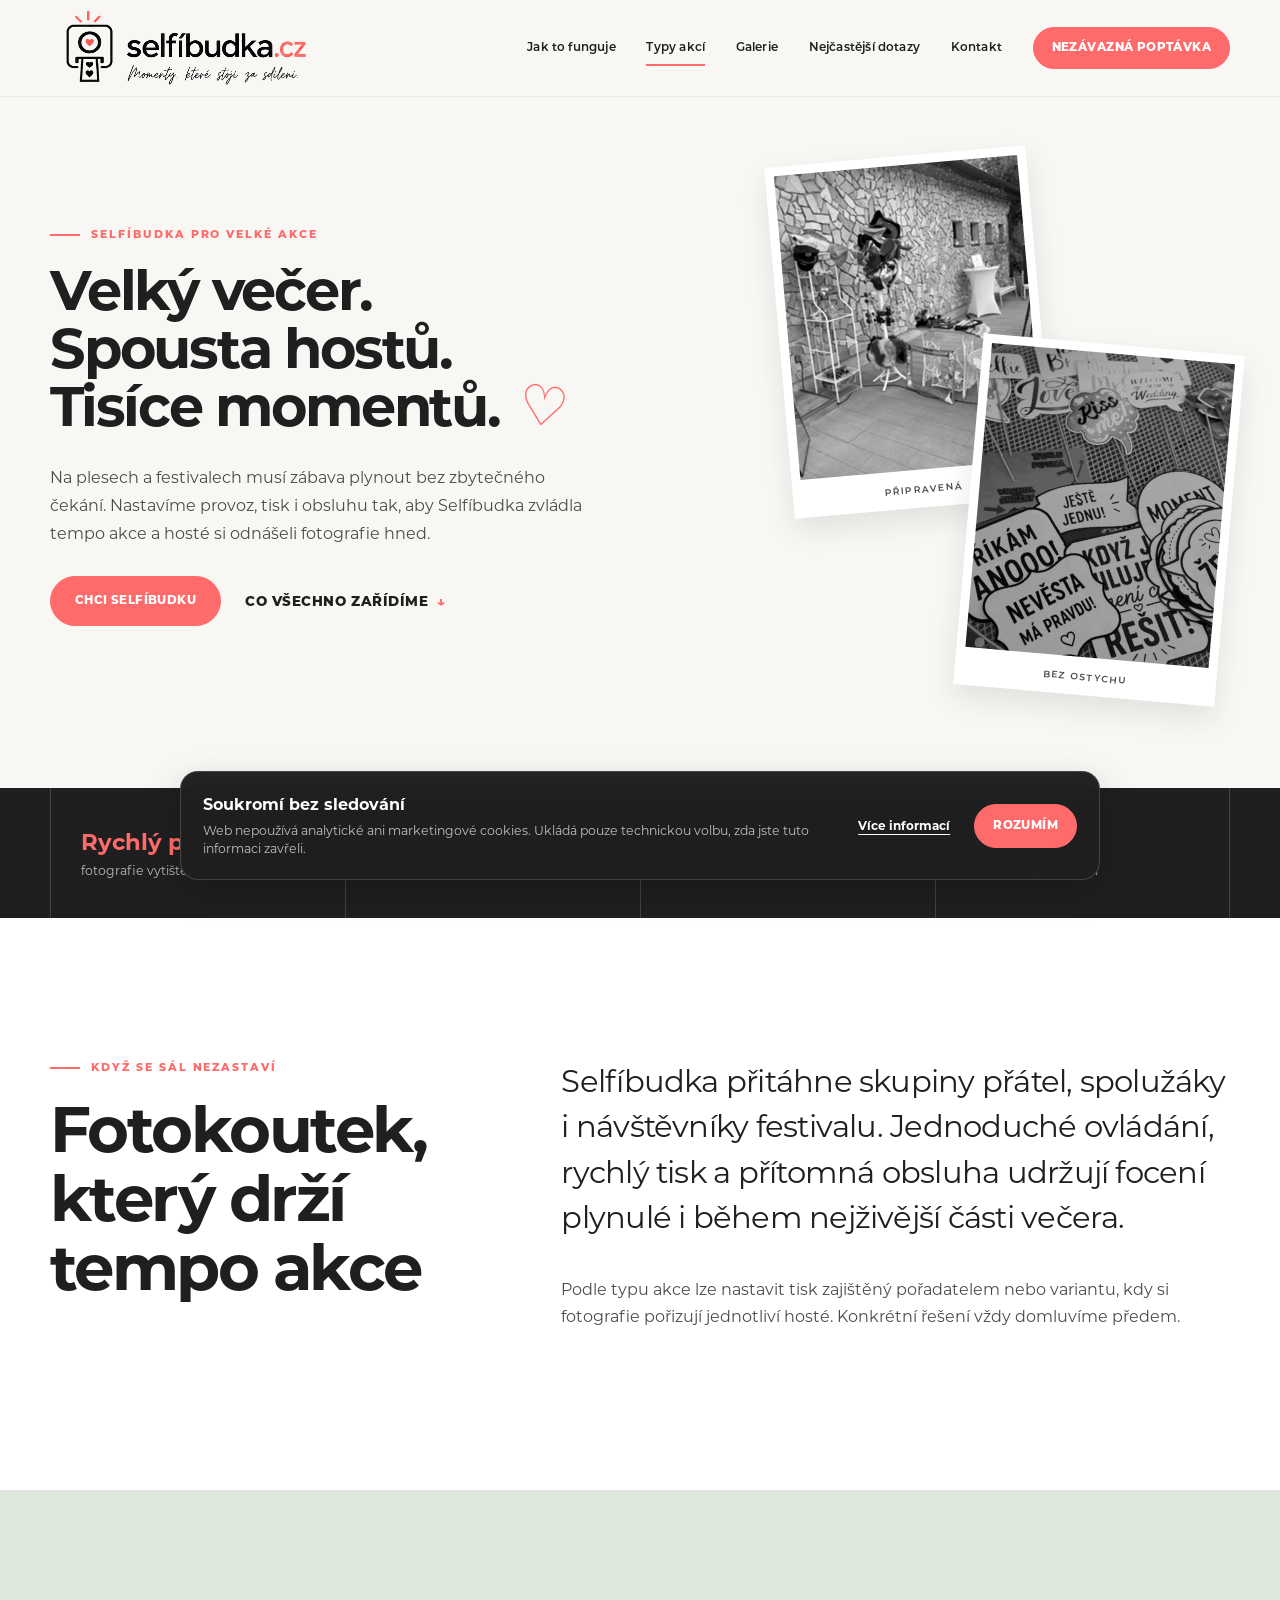
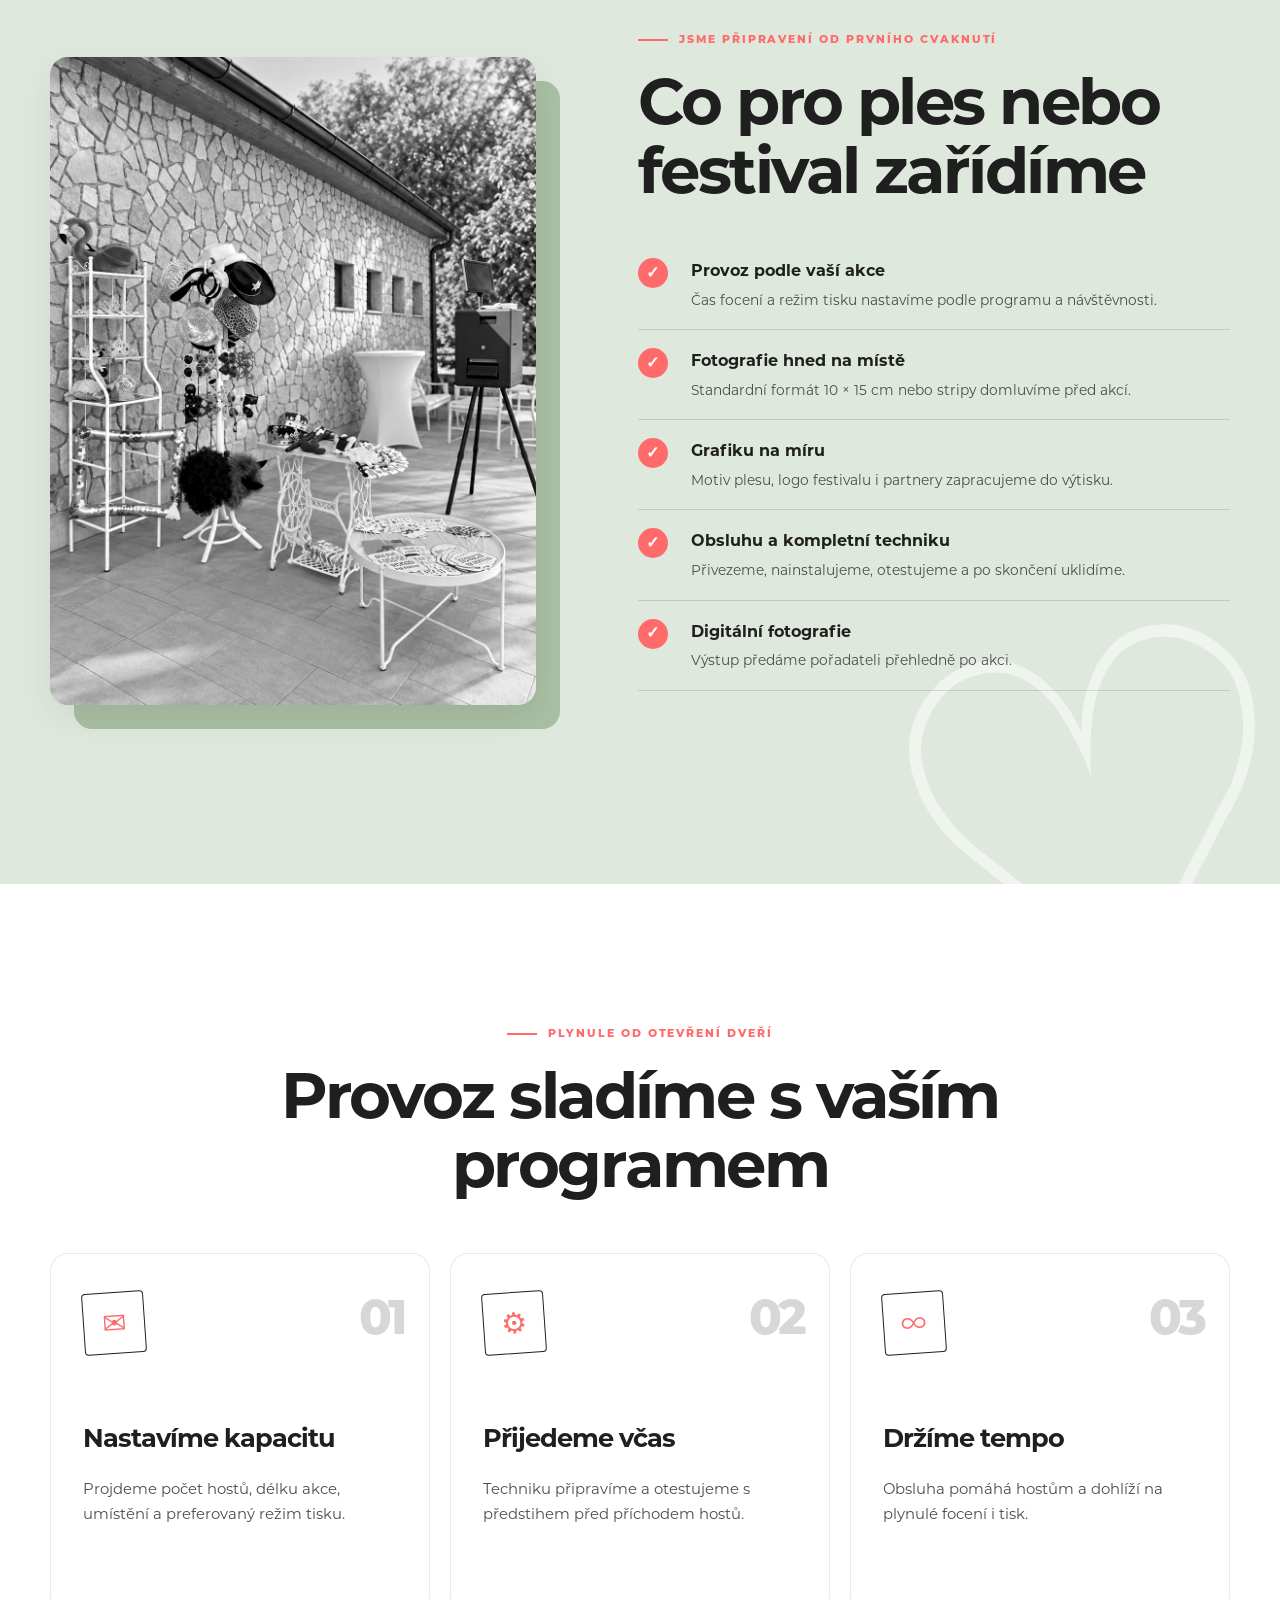
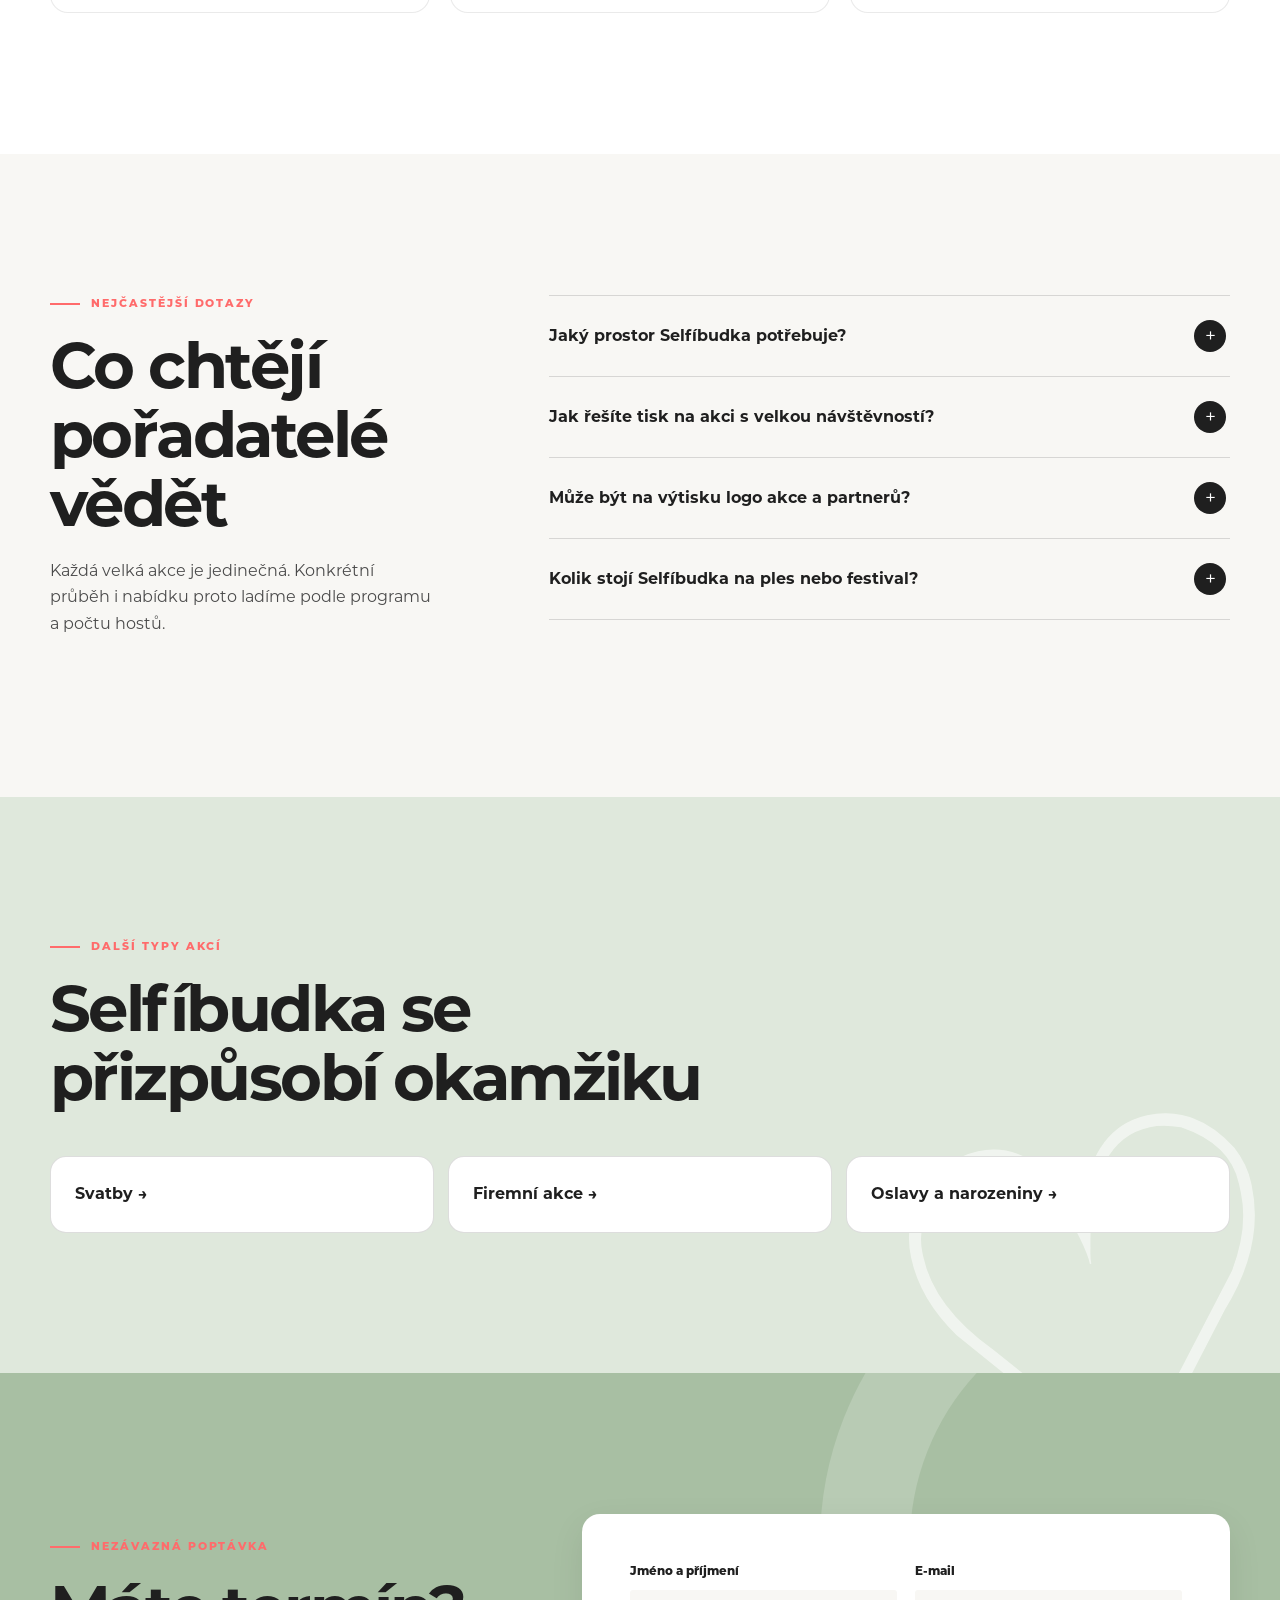
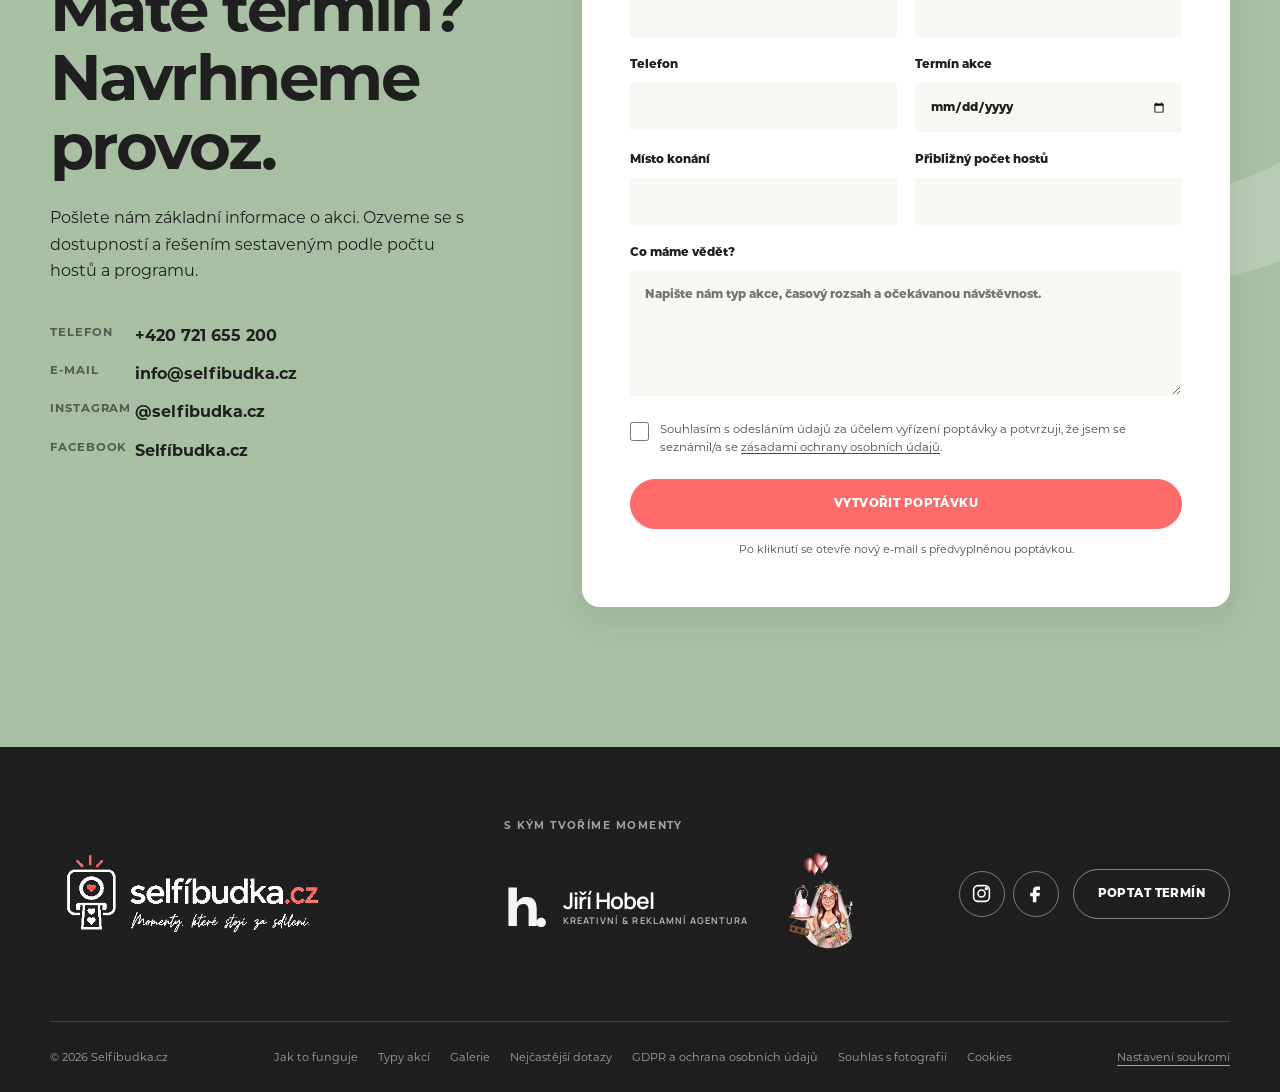
<file: plesy-festivaly.html>
<!doctype html>
<html lang="cs">
<head>
  <meta charset="utf-8">
  <meta name="viewport" content="width=device-width, initial-scale=1">
  <title>Fotokoutek na plesy a festivaly | Selfíbudka.cz</title>
  <meta name="description" content="Selfíbudka pro plesy, festivaly a velké akce: plynulé focení, rychlý tisk, obsluha, rekvizity, grafika na míru a digitální fotografie.">
  <meta name="theme-color" content="#f8f7f4"><meta name="robots" content="index,follow,max-image-preview:large">
  <link rel="canonical" href="https://selfibudka.cz/plesy-festivaly"><link rel="icon" href="assets/brand/selfibudka-icon.png?v=20260913-transparent" type="image/png"><link rel="stylesheet" href="styles.css?v=20261016-jiri-hobel-logo">
  <meta property="og:locale" content="cs_CZ"><meta property="og:type" content="website"><meta property="og:title" content="Selfíbudka na plesy a festivaly – plynulá zábava pro hosty"><meta property="og:description" content="Fotokoutek s rychlým tiskem, obsluhou a provozem nastaveným pro velké akce."><meta property="og:url" content="https://selfibudka.cz/plesy-festivaly"><meta property="og:site_name" content="Selfíbudka.cz"><meta property="og:image" content="https://selfibudka.cz/assets/images/og-selfibudka.jpg"><meta property="og:image:width" content="1200"><meta property="og:image:height" content="630"><meta property="og:image:alt" content="Selfíbudka s rekvizitami připravená pro velkou akci"><meta name="twitter:card" content="summary_large_image">
  <script type="application/ld+json">{"@context":"https://schema.org","@type":"Service","name":"Selfíbudka na plesy a festivaly","url":"https://selfibudka.cz/plesy-festivaly","description":"Fotokoutek pro plesy, festivaly a velké akce s rychlým tiskem, obsluhou, rekvizitami a grafikou na míru.","provider":{"@type":"LocalBusiness","name":"Selfíbudka.cz","legalName":"Jan Hobel","telephone":"+420721655200","email":"info@selfibudka.cz","identifier":"IČO 19077599","address":{"@type":"PostalAddress","streetAddress":"Na Palcátech 621","postalCode":"331 41","addressLocality":"Kralovice","addressCountry":"CZ"}},"areaServed":{"@type":"Country","name":"Česká republika"}}</script>
</head>
<body>
  <a class="skip-link" href="#obsah">Přeskočit na obsah</a>
  <header class="site-header is-scrolled" data-header><div class="container nav-wrap"><a class="brand" href="./" aria-label="Selfíbudka – domů"><img src="assets/brand/selfibudka-logo.png?v=20260913-transparent" alt="Selfíbudka.cz – momenty, které stojí za sdílení" width="515" height="175"></a><button class="menu-button" type="button" aria-expanded="false" aria-controls="main-nav" data-menu-button><span></span><span></span><span></span><span class="sr-only">Otevřít menu</span></button><nav id="main-nav" class="main-nav" aria-label="Hlavní navigace" data-nav><a href="./#jak-to-funguje">Jak to funguje</a><a href="./#typy-akci" aria-current="page">Typy akcí</a><a href="./#galerie">Galerie</a><a href="#plesy-faq">Nejčastější dotazy</a><a href="#poptavka">Kontakt</a><a class="button button-small" href="#poptavka">Nezávazná poptávka</a></nav></div></header>
  <main id="obsah">
    <section class="wedding-hero" aria-labelledby="service-title"><div class="container wedding-hero-grid"><div class="wedding-hero-copy"><p class="eyebrow">Selfíbudka pro velké akce</p><h1 id="service-title"><span class="claim-line">Velký večer.</span><span class="claim-line">Spousta hostů.</span><span class="claim-line">Tisíce momentů. <span class="coral-heart" aria-hidden="true">♡</span></span></h1><p class="hero-lead">Na plesech a festivalech musí zábava plynout bez zbytečného čekání. Nastavíme provoz, tisk i obsluhu tak, aby Selfíbudka zvládla tempo akce a hosté si odnášeli fotografie hned.</p><div class="hero-actions"><a class="button" href="#poptavka">Chci Selfíbudku</a><a class="text-link" href="#ples-zazitek">Co všechno zařídíme <span aria-hidden="true">↓</span></a></div></div><div class="service-visual" aria-label="Rekvizity a připravený fotokoutek"><figure><img src="assets/images/gallery-komplet.jpg" alt="Kompletní Selfíbudka připravená na akci" width="1000" height="1334"><span>připravená</span></figure><figure><img src="assets/images/gallery-props-signs.jpg" alt="Výběr cedulek a rekvizit pro hosty" width="360" height="480"><span>bez ostychu</span></figure></div></div></section>
    <section class="quick-facts" aria-label="Hlavní výhody Selfíbudky na plese"><div class="container facts-grid"><div><strong>Rychlý provoz</strong><span>fotografie vytištěná za pár sekund</span></div><div><strong>Flexibilní režim</strong><span>řešení podle typu a návštěvnosti akce</span></div><div><strong>Bez starostí</strong><span>instalace, obsluha i demontáž</span></div><div><strong>Na míru</strong><span>grafika sladěná s akcí</span></div></div></section>
    <section id="ples-zazitek" class="section wedding-story"><div class="container intro-grid"><div class="section-heading reveal"><p class="eyebrow">Když se sál nezastaví</p><h2>Fotokoutek, který drží tempo akce</h2></div><div class="intro-copy reveal"><p class="large-copy">Selfíbudka přitáhne skupiny přátel, spolužáky i návštěvníky festivalu. Jednoduché ovládání, rychlý tisk a přítomná obsluha udržují focení plynulé i během nejživější části večera.</p><p>Podle typu akce lze nastavit tisk zajištěný pořadatelem nebo variantu, kdy si fotografie pořizují jednotliví hosté. Konkrétní řešení vždy domluvíme předem.</p></div></div></section>
    <section class="section section-tint wedding-included"><div class="container included-grid"><div class="included-image reveal"><img src="assets/images/gallery-fotokoutek.jpg" alt="Selfíbudka a rekvizity připravené na velkou akci" width="1000" height="1334" loading="lazy"></div><div class="included-content reveal"><p class="eyebrow">Jsme připravení od prvního cvaknutí</p><h2>Co pro ples nebo festival zařídíme</h2><ul class="check-list"><li><span>✓</span><div><strong>Provoz podle vaší akce</strong><p>Čas focení a režim tisku nastavíme podle programu a návštěvnosti.</p></div></li><li><span>✓</span><div><strong>Fotografie hned na místě</strong><p>Standardní formát 10 × 15 cm nebo stripy domluvíme před akcí.</p></div></li><li><span>✓</span><div><strong>Grafiku na míru</strong><p>Motiv plesu, logo festivalu i partnery zapracujeme do výtisku.</p></div></li><li><span>✓</span><div><strong>Obsluhu a kompletní techniku</strong><p>Přivezeme, nainstalujeme, otestujeme a po skončení uklidíme.</p></div></li><li><span>✓</span><div><strong>Digitální fotografie</strong><p>Výstup předáme pořadateli přehledně po akci.</p></div></li></ul></div></div></section>
    <section class="section wedding-flow"><div class="container"><div class="section-heading centered reveal"><p class="eyebrow">Plynule od otevření dveří</p><h2>Provoz sladíme s vaším programem</h2></div><div class="steps"><article class="step-card reveal"><span class="step-number">01</span><div class="line-icon" aria-hidden="true">✉</div><h3>Nastavíme kapacitu</h3><p>Projdeme počet hostů, délku akce, umístění a preferovaný režim tisku.</p></article><article class="step-card reveal"><span class="step-number">02</span><div class="line-icon" aria-hidden="true">⚙</div><h3>Přijedeme včas</h3><p>Techniku připravíme a otestujeme s předstihem před příchodem hostů.</p></article><article class="step-card reveal"><span class="step-number">03</span><div class="line-icon" aria-hidden="true">∞</div><h3>Držíme tempo</h3><p>Obsluha pomáhá hostům a dohlíží na plynulé focení i tisk.</p></article></div></div></section>
    <section id="plesy-faq" class="section faq-section"><div class="container faq-grid"><div class="section-heading reveal"><p class="eyebrow">Nejčastější dotazy</p><h2>Co chtějí pořadatelé vědět</h2><p>Každá velká akce je jedinečná. Konkrétní průběh i nabídku proto ladíme podle programu a počtu hostů.</p></div><div class="accordion"><details class="reveal"><summary>Jaký prostor Selfíbudka potřebuje?<span aria-hidden="true">+</span></summary><p>Ideální je plocha přibližně 5 × 5 metrů, elektrická zásuvka v dosahu a suché bezpečné místo.</p></details><details class="reveal"><summary>Jak řešíte tisk na akci s velkou návštěvností?<span aria-hidden="true">+</span></summary><p>Předem nastavíme formát i režim tisku, aby byl provoz srozumitelný a plynulý. Konkrétní variantu doporučíme podle počtu hostů.</p></details><details class="reveal"><summary>Může být na výtisku logo akce a partnerů?<span aria-hidden="true">+</span></summary><p>Ano. Po dodání loga a podkladů připravíme grafiku na míru.</p></details><details class="reveal"><summary>Kolik stojí Selfíbudka na ples nebo festival?<span aria-hidden="true">+</span></summary><p>Nabídku připravíme podle délky, místa, návštěvnosti, režimu tisku a zvolených doplňků.</p></details></div></div></section>
    <section class="section section-tint"><div class="container"><div class="section-heading reveal"><p class="eyebrow">Další typy akcí</p><h2>Selfíbudka se přizpůsobí okamžiku</h2></div><div class="related-events"><a href="svatby">Svatby →</a><a href="firemni-akce">Firemní akce →</a><a href="oslavy">Oslavy a narozeniny →</a></div></div></section>
    <section id="poptavka" class="section contact-section"><div class="container contact-grid"><div class="contact-copy reveal"><p class="eyebrow">Nezávazná poptávka</p><h2>Máte termín?<br>Navrhneme provoz.</h2><p>Pošlete nám základní informace o akci. Ozveme se s dostupností a řešením sestaveným podle počtu hostů a programu.</p><div class="contact-direct"><a href="tel:+420721655200"><span>Telefon</span>+420 721 655 200</a><a href="mailto:info@selfibudka.cz"><span>E-mail</span>info@selfibudka.cz</a><a href="https://www.instagram.com/selfibudka.cz/" target="_blank" rel="noopener noreferrer"><span>Instagram</span>@selfibudka.cz</a><a href="https://www.facebook.com/profile.php?id=61592149420111" target="_blank" rel="noopener noreferrer"><span>Facebook</span>Selfíbudka.cz</a></div></div><form class="inquiry-form reveal" data-inquiry-form><input type="hidden" name="type" value="Ples nebo festival"><div class="form-row"><label>Jméno a příjmení<input type="text" name="name" autocomplete="name" required></label><label>E-mail<input type="email" name="email" autocomplete="email" required></label></div><div class="form-row"><label>Telefon<input type="tel" name="phone" autocomplete="tel"></label><label>Termín akce<input type="date" name="date"></label></div><div class="form-row"><label>Místo konání<input type="text" name="place" autocomplete="address-level2"></label><label>Přibližný počet hostů<input type="number" name="guests" min="1" inputmode="numeric"></label></div><label>Co máme vědět?<textarea name="message" rows="5" placeholder="Napište nám typ akce, časový rozsah a očekávanou návštěvnost."></textarea></label><label class="inquiry-consent"><input type="checkbox" name="privacyAcknowledgement" required><span>Souhlasím s odesláním údajů za účelem vyřízení poptávky a potvrzuji, že jsem se seznámil/a se <a href="ochrana-osobnich-udaju">zásadami ochrany osobních údajů</a>.</span></label><button class="button button-full" type="submit">Vytvořit poptávku</button><p class="form-note" data-form-status>Po kliknutí se otevře nový e-mail s předvyplněnou poptávkou.</p></form></div></section>
  </main>
  <footer class="site-footer"><div class="container footer-top"><a class="footer-brand" href="./"><img src="assets/brand/selfibudka-logo-white-coral.png?v=20260914" alt="Selfíbudka.cz – momenty, které stojí za sdílení" width="515" height="175"></a><div class="footer-partners"><span>S kým tvoříme momenty</span><div class="partner-list"><a class="partner-logo-link partner-jiri-hobel" href="https://www.jirihobel.cz/" target="_blank" rel="noopener noreferrer" aria-label="Jiří Hobel – přejít na oficiální web"><img class="jiri-hobel-mark" src="assets/brand/jiri-hobel-h-light.svg?v=20261016" alt="" width="26" height="28"><span class="jiri-hobel-lockup"><strong>Jiří Hobel</strong><span>Kreativní &amp; reklamní agentura</span></span></a><a class="partner-logo-link partner-luc" href="https://www.svatbyodluc.cz/" target="_blank" rel="noopener noreferrer" aria-label="Svatby od Luc – přejít na oficiální web"><img src="assets/brand/svatby-od-luc-logo.png?v=20260914" alt="Svatby od Luc" width="297" height="420" loading="lazy"></a></div></div><div class="footer-actions"><div class="social-links"><a class="social-icon" href="https://www.instagram.com/selfibudka.cz/" target="_blank" rel="noopener noreferrer" aria-label="Selfíbudka na Instagramu"><svg aria-hidden="true" viewBox="0 0 24 24"><rect x="3" y="3" width="18" height="18" rx="5"></rect><circle cx="12" cy="12" r="4"></circle><circle cx="17.5" cy="6.5" r="1"></circle></svg></a><a class="social-icon" href="https://www.facebook.com/profile.php?id=61592149420111" target="_blank" rel="noopener noreferrer" aria-label="Selfíbudka na Facebooku"><svg aria-hidden="true" viewBox="0 0 24 24"><path d="M14 8h3V4h-3c-3.3 0-5 2-5 5v2H6v4h3v7h4v-7h3.5l.5-4h-4V9c0-.7.3-1 1-1Z"></path></svg></a></div><a class="button button-ghost" href="#poptavka">Poptat termín</a></div></div><div class="container footer-bottom"><p>© <span data-year>2026</span> Selfíbudka.cz</p><nav aria-label="Patička"><a href="./#jak-to-funguje">Jak to funguje</a><a href="./#typy-akci">Typy akcí</a><a href="./#galerie">Galerie</a><a href="#plesy-faq">Nejčastější dotazy</a><a href="ochrana-osobnich-udaju">GDPR a ochrana osobních údajů</a><a href="souhlas-se-zverejnenim-fotografie">Souhlas s fotografií</a><a href="cookies">Cookies</a></nav><button class="footer-privacy-button" type="button" data-privacy-open>Nastavení soukromí</button></div></footer>
  <aside class="privacy-bar" data-privacy-notice hidden aria-label="Informace o soukromí"><div class="privacy-bar-inner"><div><strong>Soukromí bez sledování</strong><p>Web nepoužívá analytické ani marketingové cookies. Ukládá pouze technickou volbu, zda jste tuto informaci zavřeli.</p></div><a href="cookies">Více informací</a><button class="button button-small" type="button" data-privacy-close>Rozumím</button></div></aside>
  <script src="script.js?v=20260916-sectionroutes1" defer></script>
</body>
</html>
</file>
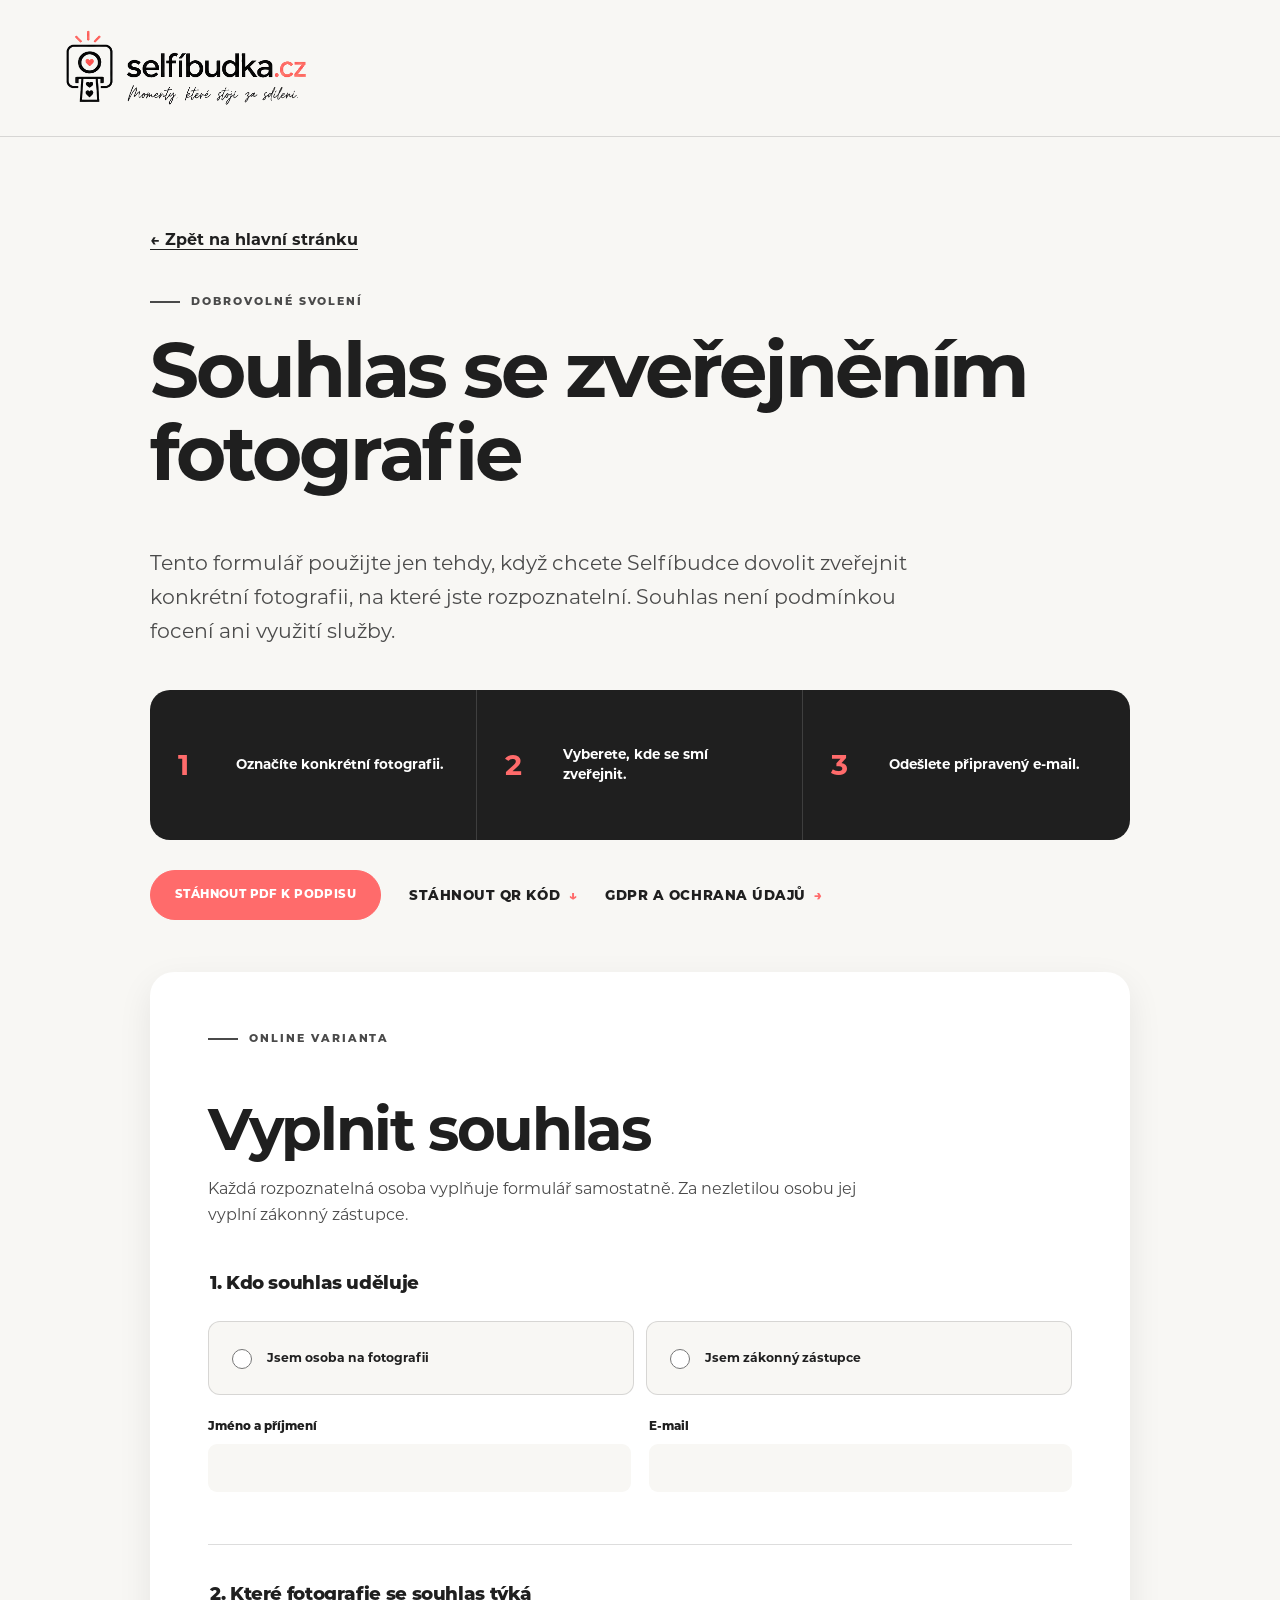
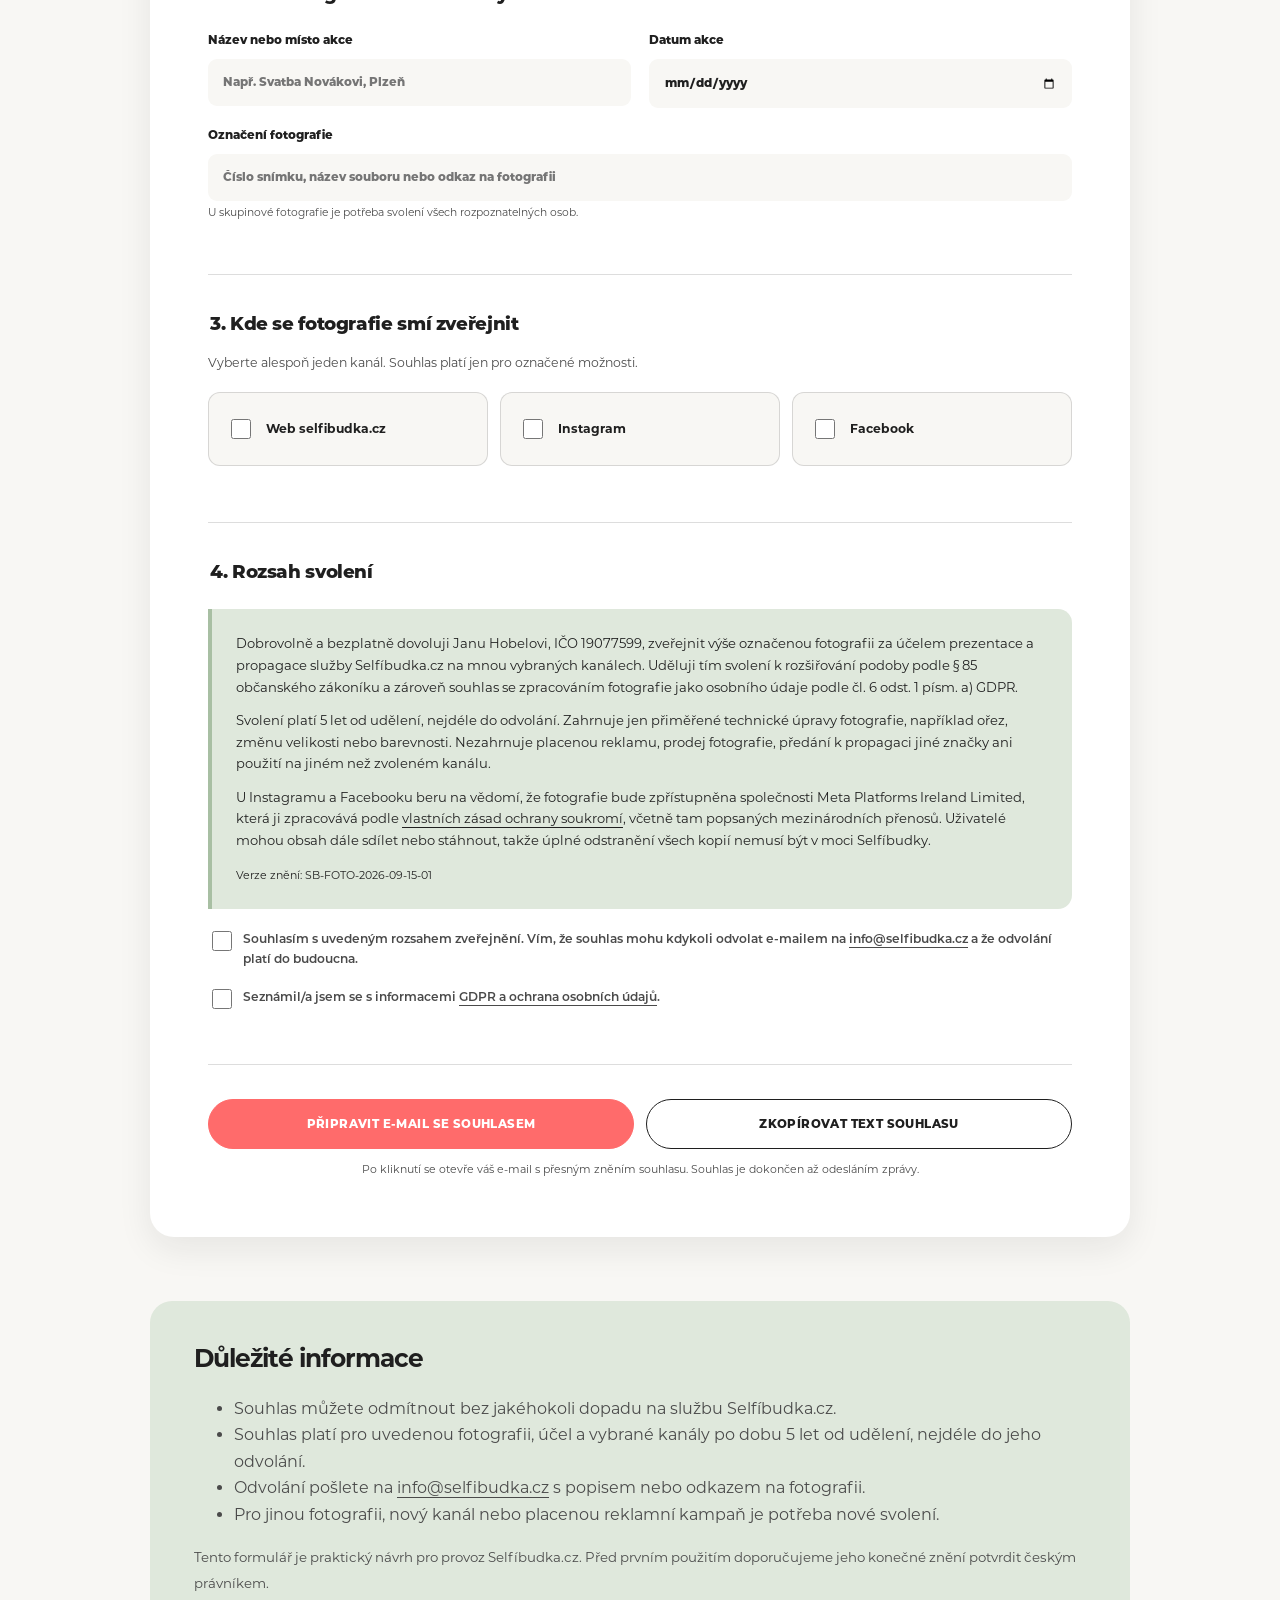
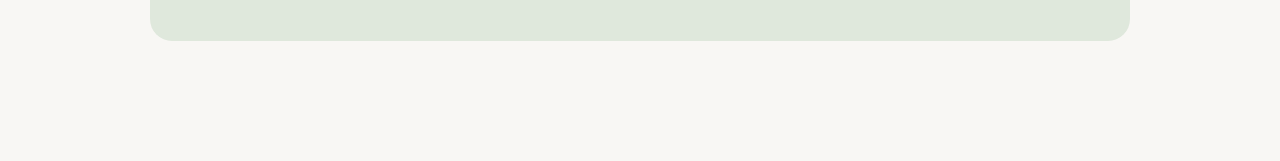
<file: souhlas-se-zverejnenim-fotografie.html>
<!doctype html>
<html lang="cs">
<head>
  <meta charset="utf-8">
  <meta name="viewport" content="width=device-width, initial-scale=1">
  <title>Souhlas se zveřejněním fotografie | Selfíbudka.cz</title>
  <meta name="description" content="Dobrovolný a doložitelný souhlas se zveřejněním vybrané fotografie Selfíbudka.cz na webu a zvolených sociálních sítích.">
  <meta name="robots" content="noindex,follow">
  <link rel="canonical" href="https://selfibudka.cz/souhlas-se-zverejnenim-fotografie">
  <link rel="icon" href="assets/brand/selfibudka-icon.png?v=20260913-transparent" type="image/png">
  <link rel="stylesheet" href="styles.css?v=20261016-jiri-hobel-logo">
</head>
<body class="legal-page consent-page">
  <a class="skip-link" href="#obsah">Přejít na obsah</a>
  <header class="legal-header"><div class="container"><a class="brand" href="./"><img src="assets/brand/selfibudka-logo.png?v=20260913-transparent" alt="Selfíbudka.cz" width="515" height="175"></a></div></header>

  <main class="legal-content consent-content" id="obsah">
    <a class="back-home" href="./">← Zpět na hlavní stránku</a>
    <p class="eyebrow">Dobrovolné svolení</p>
    <h1>Souhlas se zveřejněním fotografie</h1>
    <p class="consent-lead">Tento formulář použijte jen tehdy, když chcete Selfíbudce dovolit zveřejnit konkrétní fotografii, na které jste rozpoznatelní. Souhlas není podmínkou focení ani využití služby.</p>

    <aside class="consent-summary" aria-label="Jak formulář funguje">
      <div><strong>1</strong><span>Označíte konkrétní fotografii.</span></div>
      <div><strong>2</strong><span>Vyberete, kde se smí zveřejnit.</span></div>
      <div><strong>3</strong><span>Odešlete připravený e-mail.</span></div>
    </aside>

    <div class="legal-actions">
      <a class="button" href="output/pdf/souhlas-se-zverejnenim-fotografie-selfibudka.pdf" download>Stáhnout PDF k podpisu</a>
      <a class="text-link" href="assets/brand/qr-souhlas-fotografie.svg" download>Stáhnout QR kód <span>↓</span></a>
      <a class="text-link" href="ochrana-osobnich-udaju">GDPR a ochrana údajů <span>→</span></a>
    </div>

    <form class="consent-form" data-photo-consent-form>
      <div class="consent-form-heading">
        <p class="eyebrow">Online varianta</p>
        <h2>Vyplnit souhlas</h2>
        <p>Každá rozpoznatelná osoba vyplňuje formulář samostatně. Za nezletilou osobu jej vyplní zákonný zástupce.</p>
      </div>

      <fieldset>
        <legend>1. Kdo souhlas uděluje</legend>
        <div class="choice-grid">
          <label class="choice-card"><input type="radio" name="role" value="Dospělá osoba zachycená na fotografii" required><span>Jsem osoba na fotografii</span></label>
          <label class="choice-card"><input type="radio" name="role" value="Zákonný zástupce nezletilé osoby" required><span>Jsem zákonný zástupce</span></label>
        </div>
        <div class="form-row">
          <label>Jméno a příjmení<input type="text" name="fullName" autocomplete="name" maxlength="100" required></label>
          <label>E-mail<input type="email" name="email" autocomplete="email" maxlength="254" required></label>
        </div>
        <div data-guardian-fields hidden>
          <div class="form-row">
            <label>Jméno nezletilé osoby<input type="text" name="minorName" autocomplete="off" maxlength="100"></label>
            <label>Vztah k nezletilé osobě<input type="text" name="guardianRelation" autocomplete="off" maxlength="100" placeholder="Např. matka, otec, poručník"></label>
          </div>
          <label class="confirm-row"><input type="checkbox" name="guardianAuthority"><span>Prohlašuji, že jsem zákonným zástupcem uvedené nezletilé osoby a jsem oprávněn/a toto svolení udělit.</span></label>
        </div>
      </fieldset>

      <fieldset>
        <legend>2. Které fotografie se souhlas týká</legend>
        <div class="form-row">
          <label>Název nebo místo akce<input type="text" name="eventName" maxlength="140" required placeholder="Např. Svatba Novákovi, Plzeň"></label>
          <label>Datum akce<input type="date" name="eventDate" required></label>
        </div>
        <label>Označení fotografie<input type="text" name="photoId" maxlength="180" required placeholder="Číslo snímku, název souboru nebo odkaz na fotografii"><small class="field-help">U skupinové fotografie je potřeba svolení všech rozpoznatelných osob.</small></label>
      </fieldset>

      <fieldset data-channel-group aria-describedby="channel-note channel-error">
        <legend>3. Kde se fotografie smí zveřejnit</legend>
        <p class="fieldset-note" id="channel-note">Vyberte alespoň jeden kanál. Souhlas platí jen pro označené možnosti.</p>
        <div class="choice-grid choice-grid-three">
          <label class="choice-card"><input type="checkbox" name="channels" value="web selfibudka.cz"><span>Web selfibudka.cz</span></label>
          <label class="choice-card"><input type="checkbox" name="channels" value="Instagram @selfibudka.cz"><span>Instagram</span></label>
          <label class="choice-card"><input type="checkbox" name="channels" value="Facebook Selfíbudka.cz"><span>Facebook</span></label>
        </div>
        <p class="form-error" id="channel-error" data-consent-error role="alert" hidden>Vyberte alespoň jeden kanál.</p>
      </fieldset>

      <fieldset>
        <legend>4. Rozsah svolení</legend>
        <div class="consent-statement">
          <p>Dobrovolně a bezplatně dovoluji Janu Hobelovi, IČO 19077599, zveřejnit výše označenou fotografii za účelem prezentace a propagace služby Selfíbudka.cz na mnou vybraných kanálech. Uděluji tím svolení k rozšiřování podoby podle § 85 občanského zákoníku a zároveň souhlas se zpracováním fotografie jako osobního údaje podle čl. 6 odst. 1 písm. a) GDPR.</p>
          <p>Svolení platí 5 let od udělení, nejdéle do odvolání. Zahrnuje jen přiměřené technické úpravy fotografie, například ořez, změnu velikosti nebo barevnosti. Nezahrnuje placenou reklamu, prodej fotografie, předání k propagaci jiné značky ani použití na jiném než zvoleném kanálu.</p>
          <p>U Instagramu a Facebooku beru na vědomí, že fotografie bude zpřístupněna společnosti Meta Platforms Ireland Limited, která ji zpracovává podle <a href="https://www.facebook.com/privacy/policy/" target="_blank" rel="noopener noreferrer">vlastních zásad ochrany soukromí</a>, včetně tam popsaných mezinárodních přenosů. Uživatelé mohou obsah dále sdílet nebo stáhnout, takže úplné odstranění všech kopií nemusí být v moci Selfíbudky.</p>
          <p><small>Verze znění: SB-FOTO-2026-09-15-01</small></p>
        </div>
        <label class="confirm-row"><input type="checkbox" name="scopeConsent" required><span>Souhlasím s uvedeným rozsahem zveřejnění. Vím, že souhlas mohu kdykoli odvolat e-mailem na <a href="mailto:info@selfibudka.cz">info@selfibudka.cz</a> a že odvolání platí do budoucna.</span></label>
        <label class="confirm-row"><input type="checkbox" name="privacyAcknowledgement" required><span>Seznámil/a jsem se s informacemi <a href="ochrana-osobnich-udaju" target="_blank" rel="noopener noreferrer">GDPR a ochrana osobních údajů</a>.</span></label>
      </fieldset>

      <div class="consent-submit-actions">
        <button class="button button-full" type="submit">Připravit e-mail se souhlasem</button>
        <button class="button button-secondary button-full" type="button" data-consent-copy>Zkopírovat text souhlasu</button>
      </div>
      <p class="form-note" data-consent-status role="status" aria-live="polite">Po kliknutí se otevře váš e-mail s přesným zněním souhlasu. Souhlas je dokončen až odesláním zprávy.</p>
      <div data-consent-manual-wrap hidden>
        <label>Text k ručnímu zkopírování<textarea class="consent-manual-copy" data-consent-manual rows="12" readonly></textarea></label>
      </div>
      <noscript><p class="form-error">Pro online variantu je potřeba JavaScript. Bez něj použijte PDF k podpisu nahoře na stránce.</p></noscript>
    </form>

    <section class="consent-information" aria-labelledby="dulezite-informace">
      <h2 id="dulezite-informace">Důležité informace</h2>
      <ul>
        <li>Souhlas můžete odmítnout bez jakéhokoli dopadu na službu Selfíbudka.cz.</li>
        <li>Souhlas platí pro uvedenou fotografii, účel a vybrané kanály po dobu 5 let od udělení, nejdéle do jeho odvolání.</li>
        <li>Odvolání pošlete na <a href="mailto:info@selfibudka.cz?subject=Odvolani%20souhlasu%20se%20zverejnenim%20fotografie">info@selfibudka.cz</a> s popisem nebo odkazem na fotografii.</li>
        <li>Pro jinou fotografii, nový kanál nebo placenou reklamní kampaň je potřeba nové svolení.</li>
      </ul>
      <p><small>Tento formulář je praktický návrh pro provoz Selfíbudka.cz. Před prvním použitím doporučujeme jeho konečné znění potvrdit českým právníkem.</small></p>
    </section>
  </main>

  <script src="script.js?v=20260916-sectionroutes1" defer></script>
</body>
</html>
</file>
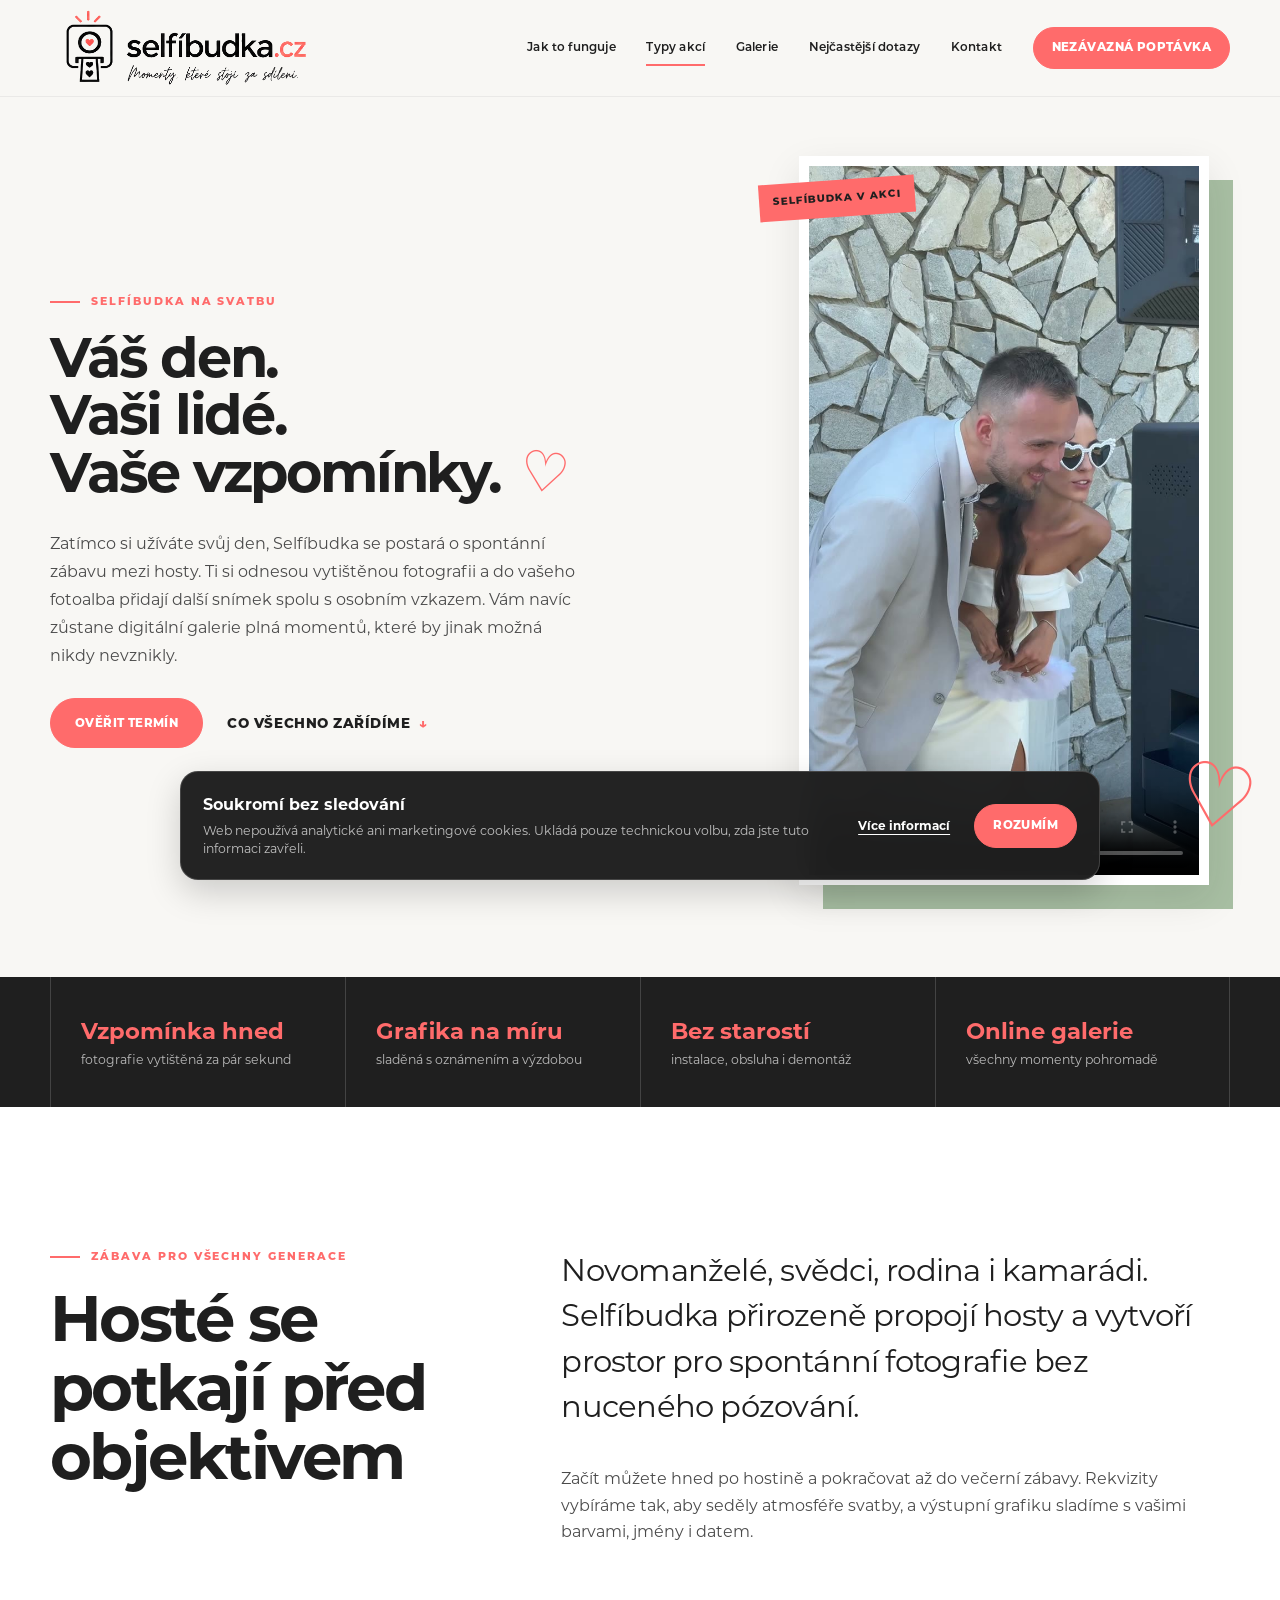
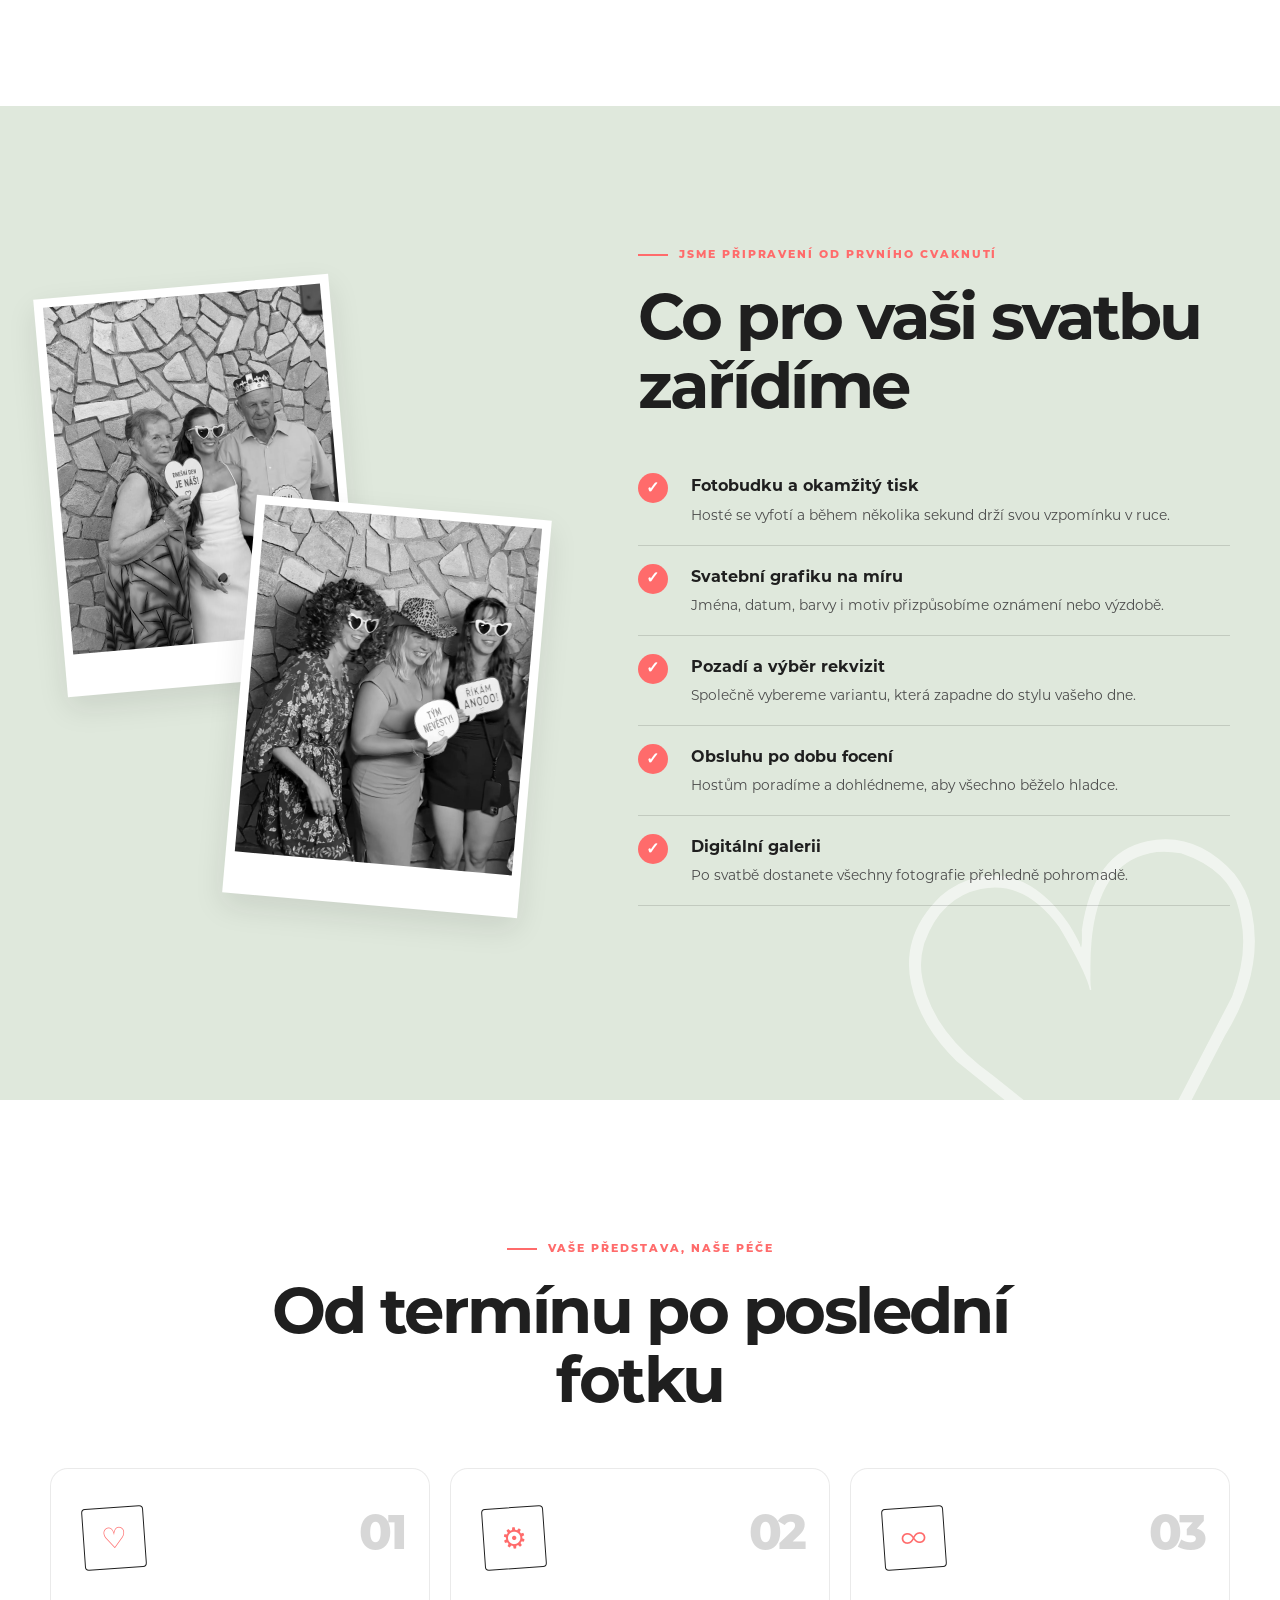
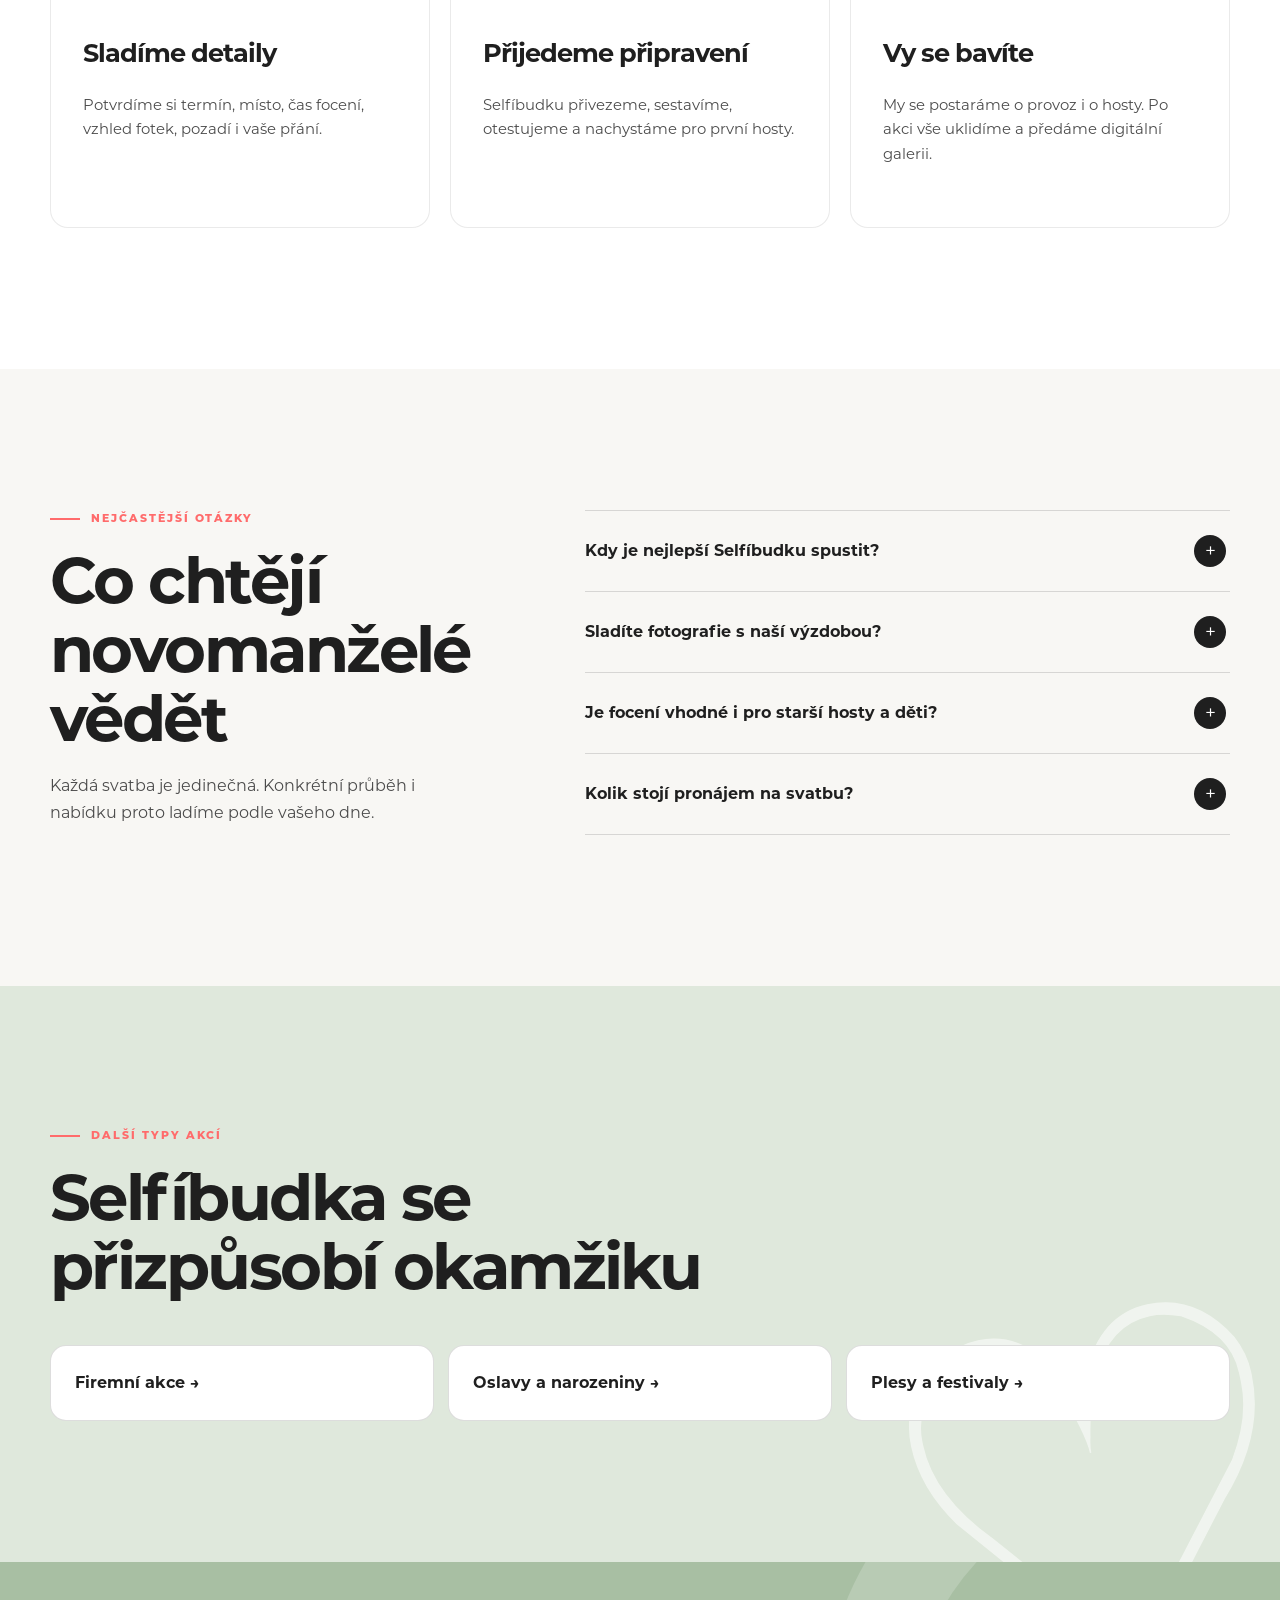
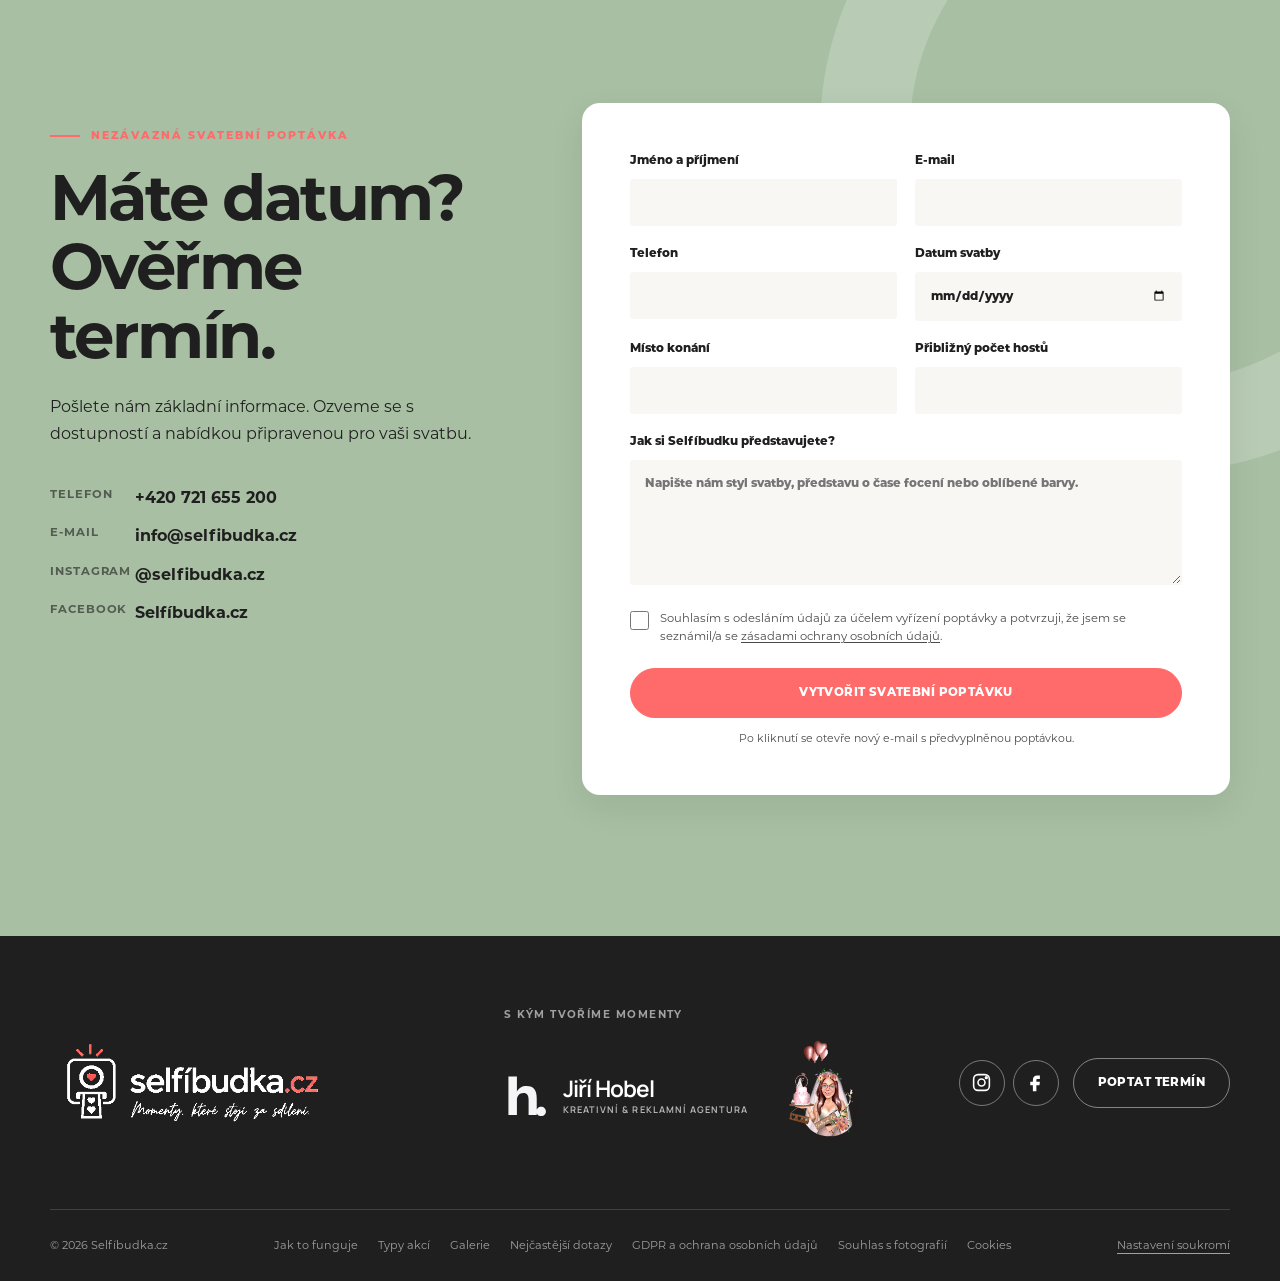
<file: svatby.html>
<!doctype html>
<html lang="cs">
<head>
  <meta charset="utf-8">
  <meta name="viewport" content="width=device-width, initial-scale=1">
  <title>Fotokoutek na svatbu | Selfíbudka.cz</title>
  <meta name="description" content="Selfíbudka na svatbu: okamžitý tisk fotografií, rekvizity, obsluha, grafika sladěná s vaším svatebním stylem a online galerie.">
  <meta name="theme-color" content="#f8f7f4">
  <meta name="robots" content="index,follow,max-image-preview:large">
  <link rel="canonical" href="https://selfibudka.cz/svatby">
  <link rel="icon" href="assets/brand/selfibudka-icon.png?v=20260913-transparent" type="image/png">
  <link rel="preload" as="image" href="assets/video/svatba-poster.jpg" fetchpriority="high">
  <link rel="stylesheet" href="styles.css?v=20261016-jiri-hobel-logo">
  <meta property="og:locale" content="cs_CZ">
  <meta property="og:type" content="website">
  <meta property="og:title" content="Selfíbudka na svatbu – vzpomínky hned do ruky">
  <meta property="og:description" content="Zábava pro hosty, okamžitý tisk a svatební fotografie s grafikou na míru.">
  <meta property="og:url" content="https://selfibudka.cz/svatby">
  <meta property="og:site_name" content="Selfíbudka.cz">
  <meta property="og:image" content="https://selfibudka.cz/assets/images/og-selfibudka.jpg">
  <meta property="og:image:width" content="1200">
  <meta property="og:image:height" content="630">
  <meta property="og:image:alt" content="Logo Selfíbudky a svatební momentky ve stylu vizuální identity">
  <meta name="twitter:card" content="summary_large_image">
  <script type="application/ld+json">
  {
    "@context": "https://schema.org",
    "@type": "Service",
    "name": "Selfíbudka na svatbu",
    "url": "https://selfibudka.cz/svatby",
    "image": "https://selfibudka.cz/assets/images/og-selfibudka.jpg",
    "description": "Svatební fotokoutek s okamžitým tiskem, rekvizitami, obsluhou, grafikou na míru a online galerií.",
    "provider": {
      "@type": "LocalBusiness",
      "name": "Selfíbudka.cz",
      "url": "https://selfibudka.cz/",
      "legalName": "Jan Hobel",
      "telephone": "+420721655200",
      "email": "info@selfibudka.cz",
      "identifier": "IČO 19077599",
      "address": {"@type":"PostalAddress","streetAddress":"Na Palcátech 621","postalCode":"331 41","addressLocality":"Kralovice","addressCountry":"CZ"}
    },
    "areaServed": {"@type":"Country","name":"Česká republika"}
  }
  </script>
</head>
<body>
  <a class="skip-link" href="#obsah">Přeskočit na obsah</a>
  <header class="site-header is-scrolled" data-header>
    <div class="container nav-wrap">
      <a class="brand" href="./" aria-label="Selfíbudka – domů">
        <img src="assets/brand/selfibudka-logo.png?v=20260913-transparent" alt="Selfíbudka.cz – momenty, které stojí za sdílení" width="515" height="175">
      </a>
      <button class="menu-button" type="button" aria-expanded="false" aria-controls="main-nav" data-menu-button>
        <span></span><span></span><span></span><span class="sr-only">Otevřít menu</span>
      </button>
      <nav id="main-nav" class="main-nav" aria-label="Hlavní navigace" data-nav>
        <a href="./#jak-to-funguje">Jak to funguje</a>
        <a href="./#typy-akci" aria-current="page">Typy akcí</a>
        <a href="./#galerie">Galerie</a>
        <a href="#svatebni-faq">Nejčastější dotazy</a>
        <a href="#poptavka">Kontakt</a>
        <a class="button button-small" href="#poptavka">Nezávazná poptávka</a>
      </nav>
    </div>
  </header>

  <main id="obsah">
    <section class="wedding-hero" aria-labelledby="wedding-title">
      <div class="container wedding-hero-grid">
        <div class="wedding-hero-copy">
          <p class="eyebrow">Selfíbudka na svatbu</p>
          <h1 id="wedding-title"><span class="claim-line">Váš den.</span><span class="claim-line">Vaši lidé.</span><span class="claim-line">Vaše vzpomínky. <span class="coral-heart" aria-hidden="true">♡</span></span></h1>
          <p class="hero-lead">Zatímco si užíváte svůj den, Selfíbudka se postará o spontánní zábavu mezi hosty. Ti si odnesou vytištěnou fotografii a do vašeho fotoalba přidají další snímek spolu s osobním vzkazem. Vám navíc zůstane digitální galerie plná momentů, které by jinak možná nikdy nevznikly.</p>
          <div class="hero-actions"><a class="button" href="#poptavka">Ověřit termín</a><a class="text-link" href="#svatebni-zazitek">Co všechno zařídíme <span aria-hidden="true">↓</span></a></div>
        </div>
        <div class="wedding-video-wrap">
          <span class="video-label">Selfíbudka v akci</span>
          <video controls playsinline preload="metadata" poster="assets/video/svatba-poster.jpg" aria-label="Ukázka Selfíbudky na svatbě">
            <source src="assets/video/selfibudka-svatba.mp4?v=20260914-nikol" type="video/mp4">
            Váš prohlížeč nepodporuje přehrávání videa.
          </video>
          <span class="video-heart" aria-hidden="true">♡</span>
        </div>
      </div>
    </section>

    <section class="quick-facts" aria-label="Hlavní výhody svatební Selfíbudky">
      <div class="container facts-grid">
        <div><strong>Vzpomínka hned</strong><span>fotografie vytištěná za pár sekund</span></div>
        <div><strong>Grafika na míru</strong><span>sladěná s oznámením a výzdobou</span></div>
        <div><strong>Bez starostí</strong><span>instalace, obsluha i demontáž</span></div>
        <div><strong>Online galerie</strong><span>všechny momenty pohromadě</span></div>
      </div>
    </section>

    <section id="svatebni-zazitek" class="section wedding-story">
      <div class="container intro-grid">
        <div class="section-heading reveal">
          <p class="eyebrow">Zábava pro všechny generace</p>
          <h2>Hosté se potkají před objektivem</h2>
        </div>
        <div class="intro-copy reveal">
          <p class="large-copy">Novomanželé, svědci, rodina i kamarádi. Selfíbudka přirozeně propojí hosty a vytvoří prostor pro spontánní fotografie bez nuceného pózování.</p>
          <p>Začít můžete hned po hostině a pokračovat až do večerní zábavy. Rekvizity vybíráme tak, aby seděly atmosféře svatby, a výstupní grafiku sladíme s vašimi barvami, jmény i datem.</p>
        </div>
      </div>
    </section>

    <section class="section section-tint wedding-included">
      <div class="container included-grid">
        <div class="wedding-polaroids reveal" aria-label="Svatební fotografie ze Selfíbudky">
          <figure><img src="assets/images/wedding-family.jpg" alt="Nevěsta s rodinou a rekvizitami" width="720" height="1280" loading="lazy"></figure>
          <figure><img src="assets/images/wedding-friends.jpg" alt="Svatební hosté se baví u Selfíbudky" width="720" height="1280" loading="lazy"></figure>
        </div>
        <div class="included-content reveal">
          <p class="eyebrow">Jsme připravení od prvního cvaknutí</p>
          <h2>Co pro vaši svatbu zařídíme</h2>
          <ul class="check-list">
            <li><span>✓</span><div><strong>Fotobudku a okamžitý tisk</strong><p>Hosté se vyfotí a během několika sekund drží svou vzpomínku v ruce.</p></div></li>
            <li><span>✓</span><div><strong>Svatební grafiku na míru</strong><p>Jména, datum, barvy i motiv přizpůsobíme oznámení nebo výzdobě.</p></div></li>
            <li><span>✓</span><div><strong>Pozadí a výběr rekvizit</strong><p>Společně vybereme variantu, která zapadne do stylu vašeho dne.</p></div></li>
            <li><span>✓</span><div><strong>Obsluhu po dobu focení</strong><p>Hostům poradíme a dohlédneme, aby všechno běželo hladce.</p></div></li>
            <li><span>✓</span><div><strong>Digitální galerii</strong><p>Po svatbě dostanete všechny fotografie přehledně pohromadě.</p></div></li>
          </ul>
        </div>
      </div>
    </section>

    <section class="section wedding-flow">
      <div class="container">
        <div class="section-heading centered reveal">
          <p class="eyebrow">Vaše představa, naše péče</p>
          <h2>Od termínu po poslední fotku</h2>
        </div>
        <div class="steps">
          <article class="step-card reveal"><span class="step-number">01</span><div class="line-icon" aria-hidden="true">♡</div><h3>Sladíme detaily</h3><p>Potvrdíme si termín, místo, čas focení, vzhled fotek, pozadí i vaše přání.</p></article>
          <article class="step-card reveal"><span class="step-number">02</span><div class="line-icon" aria-hidden="true">⚙</div><h3>Přijedeme připravení</h3><p>Selfíbudku přivezeme, sestavíme, otestujeme a nachystáme pro první hosty.</p></article>
          <article class="step-card reveal"><span class="step-number">03</span><div class="line-icon" aria-hidden="true">∞</div><h3>Vy se bavíte</h3><p>My se postaráme o provoz i o hosty. Po akci vše uklidíme a předáme digitální galerii.</p></article>
        </div>
      </div>
    </section>

    <section id="svatebni-faq" class="section faq-section">
      <div class="container faq-grid">
        <div class="section-heading reveal">
          <p class="eyebrow">Nejčastější otázky</p>
          <h2>Co chtějí novomanželé vědět</h2>
          <p>Každá svatba je jedinečná. Konkrétní průběh i nabídku proto ladíme podle vašeho dne.</p>
        </div>
        <div class="accordion">
          <details class="reveal"><summary>Kdy je nejlepší Selfíbudku spustit?<span aria-hidden="true">+</span></summary><p>Nejčastěji po hostině, kdy se program uvolní a hosté mají chuť se bavit. Čas přizpůsobíme harmonogramu svatby.</p></details>
          <details class="reveal"><summary>Sladíte fotografie s naší výzdobou?<span aria-hidden="true">+</span></summary><p>Ano. Do návrhu zapracujeme vaše barvy, jména, datum i motiv oznámení, aby každý výtisk působil jako součást svatby.</p></details>
          <details class="reveal"><summary>Je focení vhodné i pro starší hosty a děti?<span aria-hidden="true">+</span></summary><p>Ano. Ovládání je jednoduché a u Selfíbudky je obsluha, která hostům ráda pomůže.</p></details>
          <details class="reveal"><summary>Kolik stojí pronájem na svatbu?<span aria-hidden="true">+</span></summary><p>Nabídku připravíme podle termínu, místa, délky focení a zvolených doplňků. Stačí nám poslat základní informace o svatbě.</p></details>
        </div>
      </div>
    </section>

    <section class="section section-tint">
      <div class="container">
        <div class="section-heading reveal"><p class="eyebrow">Další typy akcí</p><h2>Selfíbudka se přizpůsobí okamžiku</h2></div>
        <div class="related-events"><a href="firemni-akce">Firemní akce →</a><a href="oslavy">Oslavy a narozeniny →</a><a href="plesy-festivaly">Plesy a festivaly →</a></div>
      </div>
    </section>

    <section id="poptavka" class="section contact-section">
      <div class="container contact-grid">
        <div class="contact-copy reveal">
          <p class="eyebrow">Nezávazná svatební poptávka</p>
          <h2>Máte datum?<br>Ověřme termín.</h2>
          <p>Pošlete nám základní informace. Ozveme se s dostupností a nabídkou připravenou pro vaši svatbu.</p>
          <div class="contact-direct">
            <a href="tel:+420721655200"><span>Telefon</span>+420 721 655 200</a>
            <a href="mailto:info@selfibudka.cz"><span>E-mail</span>info@selfibudka.cz</a>
            <a href="https://www.instagram.com/selfibudka.cz/" target="_blank" rel="noopener noreferrer"><span>Instagram</span>@selfibudka.cz</a>
            <a href="https://www.facebook.com/profile.php?id=61592149420111" target="_blank" rel="noopener noreferrer"><span>Facebook</span>Selfíbudka.cz</a>
          </div>
        </div>
        <form class="inquiry-form reveal" data-inquiry-form>
          <input type="hidden" name="type" value="Svatba">
          <div class="form-row">
            <label>Jméno a příjmení<input type="text" name="name" autocomplete="name" required></label>
            <label>E-mail<input type="email" name="email" autocomplete="email" required></label>
          </div>
          <div class="form-row">
            <label>Telefon<input type="tel" name="phone" autocomplete="tel"></label>
            <label>Datum svatby<input type="date" name="date"></label>
          </div>
          <div class="form-row">
            <label>Místo konání<input type="text" name="place" autocomplete="address-level2"></label>
            <label>Přibližný počet hostů<input type="number" name="guests" min="1" inputmode="numeric"></label>
          </div>
          <label>Jak si Selfíbudku představujete?<textarea name="message" rows="5" placeholder="Napište nám styl svatby, představu o čase focení nebo oblíbené barvy."></textarea></label>
          <label class="inquiry-consent"><input type="checkbox" name="privacyAcknowledgement" required><span>Souhlasím s odesláním údajů za účelem vyřízení poptávky a potvrzuji, že jsem se seznámil/a se <a href="ochrana-osobnich-udaju">zásadami ochrany osobních údajů</a>.</span></label>
          <button class="button button-full" type="submit">Vytvořit svatební poptávku</button>
          <p class="form-note" data-form-status>Po kliknutí se otevře nový e-mail s předvyplněnou poptávkou.</p>
        </form>
      </div>
    </section>
  </main>

  <footer class="site-footer">
    <div class="container footer-top">
      <a class="footer-brand" href="./"><img src="assets/brand/selfibudka-logo-white-coral.png?v=20260914" alt="Selfíbudka.cz – momenty, které stojí za sdílení" width="515" height="175"></a>
      <div class="footer-partners"><span>S kým tvoříme momenty</span><div class="partner-list"><a class="partner-logo-link partner-jiri-hobel" href="https://www.jirihobel.cz/" target="_blank" rel="noopener noreferrer" aria-label="Jiří Hobel – přejít na oficiální web"><img class="jiri-hobel-mark" src="assets/brand/jiri-hobel-h-light.svg?v=20261016" alt="" width="26" height="28"><span class="jiri-hobel-lockup"><strong>Jiří Hobel</strong><span>Kreativní &amp; reklamní agentura</span></span></a><a class="partner-logo-link partner-luc" href="https://www.svatbyodluc.cz/" target="_blank" rel="noopener noreferrer" aria-label="Svatby od Luc – přejít na oficiální web"><img src="assets/brand/svatby-od-luc-logo.png?v=20260914" alt="Svatby od Luc" width="297" height="420" loading="lazy"></a></div></div>
      <div class="footer-actions"><div class="social-links"><a class="social-icon" href="https://www.instagram.com/selfibudka.cz/" target="_blank" rel="noopener noreferrer" aria-label="Selfíbudka na Instagramu"><svg aria-hidden="true" viewBox="0 0 24 24"><rect x="3" y="3" width="18" height="18" rx="5"></rect><circle cx="12" cy="12" r="4"></circle><circle cx="17.5" cy="6.5" r="1"></circle></svg></a><a class="social-icon" href="https://www.facebook.com/profile.php?id=61592149420111" target="_blank" rel="noopener noreferrer" aria-label="Selfíbudka na Facebooku"><svg aria-hidden="true" viewBox="0 0 24 24"><path d="M14 8h3V4h-3c-3.3 0-5 2-5 5v2H6v4h3v7h4v-7h3.5l.5-4h-4V9c0-.7.3-1 1-1Z"></path></svg></a></div><a class="button button-ghost" href="#poptavka">Poptat termín</a></div>
    </div>
    <div class="container footer-bottom">
      <p>© <span data-year>2026</span> Selfíbudka.cz</p>
      <nav aria-label="Patička"><a href="./#jak-to-funguje">Jak to funguje</a><a href="./#typy-akci">Typy akcí</a><a href="./#galerie">Galerie</a><a href="#svatebni-faq">Nejčastější dotazy</a><a href="ochrana-osobnich-udaju">GDPR a ochrana osobních údajů</a><a href="souhlas-se-zverejnenim-fotografie">Souhlas s fotografií</a><a href="cookies">Cookies</a></nav>
      <button class="footer-privacy-button" type="button" data-privacy-open>Nastavení soukromí</button>
    </div>
  </footer>

  <aside class="privacy-bar" data-privacy-notice hidden aria-label="Informace o soukromí">
    <div class="privacy-bar-inner">
      <div><strong>Soukromí bez sledování</strong><p>Web nepoužívá analytické ani marketingové cookies. Ukládá pouze technickou volbu, zda jste tuto informaci zavřeli.</p></div>
      <a href="cookies">Více informací</a>
      <button class="button button-small" type="button" data-privacy-close>Rozumím</button>
    </div>
  </aside>

  <script src="script.js?v=20260916-sectionroutes1" defer></script>
</body>
</html>
</file>
<file: styles.css>
@font-face { font-family: "Montserrat"; src: url("assets/fonts/Montserrat-Regular.otf") format("opentype"); font-weight: 400; font-style: normal; font-display: swap; }
@font-face { font-family: "Montserrat"; src: url("assets/fonts/Montserrat-SemiBold.otf") format("opentype"); font-weight: 600; font-style: normal; font-display: swap; }
@font-face { font-family: "Montserrat"; src: url("assets/fonts/Montserrat-Bold.otf") format("opentype"); font-weight: 700; font-style: normal; font-display: swap; }
@font-face { font-family: "Montserrat"; src: url("assets/fonts/Montserrat-ExtraBold.otf") format("opentype"); font-weight: 800; font-style: normal; font-display: swap; }
@font-face { font-family: "Manrope Brand"; src: url("assets/fonts/Manrope-Variable.ttf") format("truetype"); font-weight: 200 800; font-style: normal; font-display: swap; }

:root {
  --ink: #1f1f1f;
  --muted: #4a4a4a;
  --paper: #f8f7f4;
  --white: #fff;
  --coral: #ff6b6b;
  --coral-dark: #e95055;
  --sage: #a8bfa3;
  --sage-light: #dfe8dc;
  --line: rgba(31,31,31,.15);
  --shadow: 0 12px 34px rgba(31,31,31,.08);
  --radius: 8px;
  --font: "Montserrat", Arial, sans-serif;
  --container: min(1180px, calc(100% - 40px));
}

* { box-sizing: border-box; }
html { scroll-behavior: smooth; scroll-padding-top: 96px; }
body { margin: 0; color: var(--ink); background: var(--paper); font-family: var(--font); line-height: 1.65; -webkit-font-smoothing: antialiased; }
body.menu-open { overflow: hidden; }
img { display: block; max-width: 100%; height: auto; }
a { color: inherit; text-decoration-thickness: 1px; text-underline-offset: 4px; }
button, input, select, textarea { font: inherit; }
button, a { -webkit-tap-highlight-color: transparent; }
h1, h2, h3, p { margin-top: 0; }
h1, h2, h3 { line-height: 1.08; letter-spacing: -.035em; }
h1 { font-size: clamp(3rem, 7vw, 6.7rem); }
h2 { margin-bottom: 24px; font-size: clamp(2.4rem, 5vw, 4.4rem); }
h3 { font-size: clamp(1.25rem, 2vw, 1.65rem); }
p { margin-bottom: 1.2em; }
.container { width: var(--container); margin-inline: auto; }
.section { padding: clamp(84px, 11vw, 150px) 0; }
.sr-only { position: absolute; width: 1px; height: 1px; padding: 0; overflow: hidden; clip: rect(0,0,0,0); white-space: nowrap; border: 0; }
.skip-link { position: fixed; z-index: 999; top: 12px; left: 12px; padding: 10px 16px; transform: translateY(-150%); color: var(--white); background: var(--ink); border-radius: 6px; }
.skip-link:focus { transform: translateY(0); }

.site-header { position: fixed; z-index: 50; inset: 0 0 auto; transition: background .25s ease, box-shadow .25s ease; }
.site-header.is-scrolled { background: rgba(248,247,244,.97); box-shadow: 0 8px 24px rgba(31,31,31,.05); backdrop-filter: blur(14px); }
.nav-wrap { min-height: 94px; display: flex; align-items: center; justify-content: space-between; gap: 28px; }
.brand { width: 245px; flex: 0 0 auto; }
.main-nav { display: flex; align-items: center; gap: clamp(18px, 2.4vw, 34px); }
.main-nav > a:not(.button) { position: relative; font-size: .83rem; font-weight: 700; text-decoration: none; }
.main-nav > a:not(.button)::after { position: absolute; content: ""; height: 2px; inset: auto 0 -8px; background: var(--coral); transform: scaleX(0); transform-origin: right; transition: transform .22s ease; }
.main-nav > a:not(.button):hover::after, .main-nav > a:not(.button):focus-visible::after { transform: scaleX(1); transform-origin: left; }
.menu-button { display: none; width: 48px; height: 48px; padding: 12px; background: none; border: 0; }
.menu-button span:not(.sr-only) { display: block; width: 24px; height: 2px; margin: 5px 0; background: var(--ink); transition: transform .2s ease, opacity .2s ease; }

.button { display: inline-flex; min-height: 54px; padding: 14px 26px; align-items: center; justify-content: center; color: var(--white); background: var(--coral); border: 1px solid var(--coral); border-radius: 999px; box-shadow: 0 10px 24px rgba(255,107,107,.24); font-size: .82rem; font-weight: 800; letter-spacing: .035em; text-decoration: none; text-transform: uppercase; cursor: pointer; transition: transform .2s ease, background .2s ease, box-shadow .2s ease; }
.button:hover, .button:focus-visible { color: var(--white); background: var(--coral-dark); transform: translateY(-2px); box-shadow: 0 14px 32px rgba(255,107,107,.3); }
.button-small { min-height: 44px; padding: 10px 19px; font-size: .7rem; }
.button-full { width: 100%; }
.button-ghost { color: var(--white); background: transparent; border-color: rgba(255,255,255,.45); box-shadow: none; }
.button-ghost:hover { background: var(--white); border-color: var(--white); color: var(--ink); box-shadow: none; }
.text-link { font-size: .84rem; font-weight: 800; text-decoration: none; text-transform: uppercase; letter-spacing: .04em; }
.text-link span { margin-left: 4px; color: var(--coral); }
.eyebrow { display: flex; align-items: center; gap: 11px; margin-bottom: 18px; color: var(--coral-dark); font-size: .72rem; font-weight: 800; letter-spacing: .18em; text-transform: uppercase; }
.eyebrow::before { content: ""; width: 30px; height: 2px; background: currentColor; }
.script-note { margin: 28px 0 0; font-family: var(--script); font-size: clamp(1.8rem, 3vw, 2.65rem); line-height: 1; transform: rotate(-2deg); }
.script-note span { color: var(--coral); }

.hero { position: relative; display: grid; min-height: min(890px, 100svh); overflow: hidden; background: #e8e2db; place-items: center; }
.hero-photo { position: absolute; width: 100%; height: 100%; inset: 0; object-fit: cover; object-position: 62% center; }
.hero-shade { position: absolute; inset: 0; background: linear-gradient(90deg, rgba(31,31,31,.2), transparent 48%, rgba(31,31,31,.05)); }
.hero-inner { position: relative; z-index: 1; display: flex; align-items: center; padding-top: 80px; }
.hero-card { width: min(670px, 58vw); padding: clamp(34px, 5vw, 70px); background: rgba(248,247,244,.95); box-shadow: var(--shadow); border: 1px solid rgba(255,255,255,.58); border-radius: 4px 80px 4px 4px; backdrop-filter: blur(5px); }
.hero h1 { margin: 0 0 28px; font-size: clamp(3.15rem, 6.4vw, 6.35rem); }
.hero h1::after { display: inline-block; content: "♡"; margin-left: 16px; color: var(--coral); font-weight: 400; transform: rotate(8deg); }
.hero-lead { max-width: 570px; margin-bottom: 30px; color: var(--muted); font-size: clamp(1rem, 1.3vw, 1.13rem); }
.hero-actions { display: flex; align-items: center; flex-wrap: wrap; gap: 24px; }

.quick-facts { position: relative; z-index: 2; color: var(--white); background: var(--ink); }
.facts-grid { display: grid; grid-template-columns: repeat(4, 1fr); }
.facts-grid > div { display: flex; min-height: 130px; padding: 30px; flex-direction: column; justify-content: center; border-left: 1px solid rgba(255,255,255,.16); }
.facts-grid > div:last-child { border-right: 1px solid rgba(255,255,255,.16); }
.facts-grid strong { color: var(--coral); font-size: 1.42rem; }
.facts-grid span { color: rgba(255,255,255,.7); font-size: .78rem; }

.intro-grid { display: grid; grid-template-columns: .8fr 1.35fr; gap: clamp(50px, 9vw, 120px); align-items: start; }
.section-heading { max-width: 750px; }
.section-heading h2 { margin-bottom: 20px; }
.section-heading > p:last-child:not(.eyebrow) { color: var(--muted); }
.section-heading.centered { margin: 0 auto 54px; text-align: center; }
.section-heading.centered .eyebrow { justify-content: center; }
.large-copy { font-size: clamp(1.35rem, 2.4vw, 2.15rem); line-height: 1.48; letter-spacing: -.025em; }
.intro-copy > p:last-child { max-width: 710px; color: var(--muted); }

.section-tint { position: relative; overflow: hidden; background: var(--sage-light); }
.section-tint::after { position: absolute; content: "♡"; right: -3vw; bottom: -14vw; color: rgba(255,255,255,.55); font-size: 38vw; line-height: 1; transform: rotate(-12deg); }
.steps { position: relative; z-index: 1; display: grid; grid-template-columns: repeat(3, 1fr); gap: 20px; }
.step-card { position: relative; min-height: 360px; padding: 38px 32px 34px; overflow: hidden; background: rgba(255,255,255,.76); border: 1px solid rgba(31,31,31,.09); border-radius: 20px; }
.step-number { position: absolute; top: 24px; right: 26px; color: rgba(31,31,31,.18); font-size: 3rem; font-weight: 800; letter-spacing: -.08em; }
.line-icon { display: grid; width: 62px; height: 62px; margin-bottom: 70px; color: var(--coral); border: 1.5px solid var(--ink); border-radius: 18px; font-size: 1.8rem; place-items: center; transform: rotate(-4deg); }
.step-card p { margin-bottom: 0; color: var(--muted); font-size: .93rem; }

.occasions-section { background: var(--white); }
.occasion-grid { display: grid; grid-template-columns: repeat(2, 1fr); gap: 18px; margin-top: 54px; }
.occasion { position: relative; isolation: isolate; display: block; min-height: 300px; padding: clamp(34px, 5vw, 58px); overflow: hidden; border-radius: 22px; text-decoration: none; transition: transform .2s ease; }
.occasion:hover, .occasion:focus-visible { transform: translateY(-3px); }
.occasion-index { display: block; margin-bottom: 62px; font-size: .75rem; font-weight: 800; opacity: .65; }
.occasion h3 { font-size: clamp(2rem, 4vw, 3.4rem); }
.occasion p { max-width: 520px; margin-bottom: 0; }
.occasion::after { position: absolute; z-index: 0; content: "♡"; right: 18px; bottom: -58px; color: rgba(255,255,255,.22); font-size: 11rem; pointer-events: none; transform: rotate(10deg); }
.occasion > * { position: relative; z-index: 1; }
.occasion-coral { background: var(--coral); }
.occasion-sage { background: var(--sage); }
.occasion-dark { color: var(--white); background: var(--ink); }
.occasion-cream { background: var(--paper); border: 1px solid var(--line); }
.occasion-cream::after { color: rgba(255,107,107,.22); }

.included-section { background: var(--paper); }
.included-grid { display: grid; grid-template-columns: .82fr 1fr; gap: clamp(50px, 8vw, 110px); align-items: center; }
.included-image { position: relative; }
.included-image::before { position: absolute; z-index: 0; content: ""; inset: 24px -24px -24px 24px; background: var(--sage); border-radius: 24px; }
.included-image img { position: relative; z-index: 1; width: 100%; max-height: 700px; object-fit: cover; border-radius: 24px; box-shadow: var(--shadow); filter: grayscale(1) contrast(1.03); }
.floating-badge { position: absolute; z-index: 2; right: -48px; bottom: 48px; display: flex; width: 190px; height: 190px; padding: 24px; flex-direction: column; align-items: center; justify-content: center; text-align: center; background: var(--white); border-radius: 50%; box-shadow: var(--shadow); transform: rotate(5deg); }
.floating-badge strong { color: var(--coral-dark); line-height: 1.25; }
.floating-badge span { margin-top: 6px; font-size: .72rem; }
.check-list { margin: 35px 0 40px; padding: 0; list-style: none; }
.check-list li { display: grid; grid-template-columns: 38px 1fr; gap: 15px; padding: 18px 0; border-bottom: 1px solid var(--line); }
.check-list li > span { display: grid; width: 30px; height: 30px; color: var(--white); background: var(--coral); border-radius: 50%; font-weight: 800; place-items: center; }
.check-list strong { display: block; margin-bottom: 4px; }
.check-list p { margin: 0; color: var(--muted); font-size: .86rem; }

.backdrops-section { background: var(--white); }
.heading-row { display: grid; max-width: none; grid-template-columns: 1.2fr .8fr; gap: 80px; align-items: end; }
.backdrop-grid { display: grid; grid-template-columns: repeat(3, 1fr); gap: 18px; margin-top: 55px; }
.backdrop-card { position: relative; margin: 0; overflow: hidden; border-radius: 18px; box-shadow: 0 10px 26px rgba(31,31,31,.07); }
.backdrop-card img { width: 100%; aspect-ratio: 4/5; object-fit: cover; filter: none; transition: transform .55s cubic-bezier(.2,.7,.2,1); }
.backdrop-card:hover img { transform: scale(1.035); }
.backdrop-card figcaption { position: absolute; inset: auto 16px 16px; display: flex; padding: 16px 18px; align-items: center; justify-content: space-between; gap: 12px; background: rgba(248,247,244,.92); border-radius: 12px; backdrop-filter: blur(8px); }
.backdrop-card figcaption span { font-weight: 800; }
.backdrop-card figcaption small { color: var(--muted); }
.backdrop-note { margin: 24px 0 0; color: var(--muted); text-align: center; font-size: .82rem; }

.gallery-section { overflow: hidden; background: var(--ink); color: var(--white); }
.gallery-section .section-heading > p:last-child { color: rgba(255,255,255,.65); }
.gallery-grid { display: grid; grid-template-columns: 1fr 1fr .82fr .82fr; grid-template-rows: repeat(2, 270px); gap: 14px; }
.gallery-item { position: relative; padding: 0; overflow: hidden; background: #333; border: 0; border-radius: 16px; cursor: zoom-in; }
.gallery-item img { width: 100%; height: 100%; object-fit: cover; transition: transform .55s cubic-bezier(.2,.7,.2,1), filter .35s ease; }
.gallery-item span { position: absolute; right: 15px; bottom: 15px; padding: 8px 12px; opacity: 0; color: var(--ink); background: rgba(255,255,255,.88); border-radius: 999px; font-size: .65rem; font-weight: 800; text-transform: uppercase; transition: opacity .25s ease; }
.gallery-item:hover img, .gallery-item:focus-visible img { transform: scale(1.035); filter: brightness(.88); }
.gallery-item:hover span, .gallery-item:focus-visible span { opacity: 1; }
.gallery-wide { grid-column: span 2; grid-row: span 2; }
.gallery-tall { grid-row: span 2; }

.practical-section { padding-top: 0; background: var(--ink); }
.practical-card { padding: clamp(36px, 6vw, 72px); background: var(--coral); border-radius: 28px; }
.practical-card { display: grid; grid-template-columns: .8fr 1.2fr; gap: 35px 80px; }
.practical-card .eyebrow { color: var(--ink); }
.practical-list p { display: grid; margin: 0; padding: 18px 0; grid-template-columns: 52px 1fr; border-bottom: 1px solid rgba(31,31,31,.28); }
.practical-list span { font-size: .72rem; font-weight: 800; }
.practical-footnote { grid-column: 2; margin: 0; font-size: .82rem; }

.faq-section { background: var(--paper); }
.faq-grid { display: grid; grid-template-columns: .72fr 1.28fr; gap: clamp(50px, 9vw, 120px); align-items: start; }
.accordion details { border-top: 1px solid var(--line); }
.accordion details:last-child { border-bottom: 1px solid var(--line); }
.accordion summary { display: grid; padding: 24px 0; grid-template-columns: 1fr 36px; gap: 18px; align-items: center; font-weight: 700; list-style: none; cursor: pointer; }
.accordion summary::-webkit-details-marker { display: none; }
.accordion summary span { display: grid; width: 32px; height: 32px; color: var(--white); background: var(--ink); border-radius: 50%; font-size: 1.2rem; font-weight: 400; place-items: center; transition: transform .2s ease, background .2s ease; }
.accordion details[open] summary span { background: var(--coral); transform: rotate(45deg); }
.accordion details p { max-width: 700px; padding: 0 54px 22px 0; color: var(--muted); font-size: .92rem; }

.contact-section { position: relative; overflow: hidden; background: var(--sage); }
.contact-section::before { position: absolute; content: ""; width: 500px; height: 500px; right: -220px; top: -170px; border: 90px solid rgba(255,255,255,.18); border-radius: 50%; }
.contact-grid { position: relative; z-index: 1; display: grid; grid-template-columns: .8fr 1.2fr; gap: clamp(50px, 8vw, 100px); align-items: start; }
.contact-copy { padding-top: 24px; }
.contact-copy > p:not(.eyebrow,.script-note) { max-width: 500px; }
.contact-direct { display: flex; margin: 38px 0; flex-direction: column; gap: 12px; }
.contact-direct a { display: grid; grid-template-columns: 85px 1fr; font-weight: 700; text-decoration: none; }
.contact-direct span { color: rgba(31,31,31,.62); font-size: .72rem; font-weight: 700; letter-spacing: .08em; text-transform: uppercase; }
.inquiry-form { padding: clamp(26px, 5vw, 48px); background: var(--white); border-radius: 22px; box-shadow: var(--shadow); }
.form-row { display: grid; grid-template-columns: repeat(2, 1fr); gap: 18px; }
.inquiry-form label { display: block; margin-bottom: 18px; font-size: .74rem; font-weight: 800; }
.inquiry-form input:not([type="checkbox"]), .inquiry-form select, .inquiry-form textarea { width: 100%; margin-top: 8px; padding: 13px 14px; color: var(--ink); background: var(--paper); border: 1px solid transparent; border-radius: 9px; outline: 0; transition: border .2s ease, box-shadow .2s ease; }
.inquiry-form textarea { min-height: 120px; resize: vertical; }
.inquiry-form input:focus, .inquiry-form select:focus, .inquiry-form textarea:focus { border-color: var(--coral); box-shadow: 0 0 0 3px rgba(255,107,107,.16); }
.consent-info { margin: 4px 0 22px; color: var(--muted); font-size: .72rem; }
.inquiry-form .inquiry-consent { display: flex; margin: 4px 0 22px; align-items: flex-start; gap: 11px; color: var(--muted); font-size: .72rem; font-weight: 400; line-height: 1.55; cursor: pointer; }
.inquiry-consent input { width: 19px; height: 19px; margin: 1px 0 0; flex: 0 0 auto; accent-color: var(--coral-dark); }
.inquiry-consent a { color: inherit; text-underline-offset: 2px; }
.inquiry-consent:has(input:focus-visible) { outline: 3px solid rgba(255,107,107,.22); outline-offset: 4px; }
.form-note { margin: 12px 0 0; color: var(--muted); font-size: .68rem; text-align: center; }

.site-footer { padding: 70px 0 26px; color: var(--white); background: var(--ink); }
.footer-top { display: grid; padding-bottom: 50px; grid-template-columns: 1fr 1fr auto; gap: 40px; align-items: center; border-bottom: 1px solid rgba(255,255,255,.15); }
.footer-brand { width: 260px; padding: 10px; background: var(--paper); border-radius: 10px; }
.footer-top p { margin: 0; color: rgba(255,255,255,.65); }
.footer-bottom { display: grid; padding-top: 26px; grid-template-columns: auto 1fr auto; gap: 30px; align-items: center; color: rgba(255,255,255,.58); font-size: .7rem; }
.footer-bottom p { margin: 0; }
.footer-bottom nav { display: flex; justify-content: center; flex-wrap: wrap; gap: 20px; }
.footer-bottom a { text-decoration: none; }
.footer-privacy-button { padding: 0; color: inherit; background: none; border: 0; font-size: inherit; text-decoration: underline; text-decoration-thickness: 1px; text-underline-offset: 4px; cursor: pointer; }

.privacy-bar { position: fixed; z-index: 100; right: 20px; bottom: 20px; left: 20px; opacity: 0; transform: translateY(18px); transition: opacity .25s ease, transform .25s ease; pointer-events: none; }
.privacy-bar.is-visible { opacity: 1; transform: none; pointer-events: auto; }
.privacy-bar[hidden] { display: none; }
.privacy-bar-inner { display: grid; width: min(920px, 100%); margin-inline: auto; padding: 20px 22px; grid-template-columns: 1fr auto auto; gap: 24px; align-items: center; color: var(--white); background: rgba(31,31,31,.98); border: 1px solid rgba(255,255,255,.16); border-radius: 16px; box-shadow: 0 12px 34px rgba(0,0,0,.18); backdrop-filter: blur(12px); }
.privacy-bar strong { display: block; margin-bottom: 3px; }
.privacy-bar p { margin: 0; color: rgba(255,255,255,.72); font-size: .78rem; line-height: 1.5; }
.privacy-bar a { font-size: .75rem; font-weight: 700; white-space: nowrap; }
.privacy-bar .button { min-height: 44px; white-space: nowrap; }

.lightbox { width: min(94vw, 1120px); padding: 0; overflow: visible; background: transparent; border: 0; }
.lightbox::backdrop { background: rgba(15,15,15,.9); backdrop-filter: blur(6px); }
.lightbox img { width: 100%; max-height: 86vh; object-fit: contain; border-radius: 12px; }
.lightbox button { position: absolute; width: 44px; height: 44px; right: -8px; top: -54px; color: var(--white); background: none; border: 1px solid rgba(255,255,255,.5); border-radius: 50%; font-size: 1.8rem; cursor: pointer; }

.reveal { transform: translateY(26px); transition: transform .65s cubic-bezier(.2,.7,.2,1); }
.reveal.is-visible { transform: none; }

.legal-page { min-height: 100vh; background: var(--paper); }
.legal-header { padding: 24px 0; border-bottom: 1px solid var(--line); }
.legal-header .brand { display: block; }
.legal-content { width: min(780px, calc(100% - 40px)); margin: 0 auto; padding: 90px 0 120px; }
.legal-content h1 { font-size: clamp(2.6rem, 6vw, 4.8rem); }
.legal-content h2 { margin-top: 50px; font-size: 1.55rem; }
.legal-content p, .legal-content li { color: var(--muted); }
.back-home { display: inline-block; margin-bottom: 40px; font-weight: 700; }

.legal-callout { margin: 42px 0; padding: clamp(24px, 4vw, 36px); background: var(--sage-light); border-radius: 18px; }
.legal-callout p:last-of-type { margin-bottom: 24px; }
.legal-actions { display: flex; align-items: center; flex-wrap: wrap; gap: 18px 28px; margin: 30px 0 52px; }
.consent-content { width: min(980px, calc(100% - 40px)); }
.consent-content h1 { max-width: 900px; font-size: clamp(2.5rem, 6vw, 5.2rem); }
.consent-lead { max-width: 800px; font-size: clamp(1.06rem, 2vw, 1.28rem); }
.consent-summary { display: grid; margin: 42px 0 30px; grid-template-columns: repeat(3, 1fr); background: var(--ink); border-radius: 20px; overflow: hidden; }
.consent-summary > div { display: grid; min-height: 150px; padding: 28px; grid-template-columns: 44px 1fr; gap: 14px; align-items: center; color: var(--white); border-right: 1px solid rgba(255,255,255,.14); }
.consent-summary > div:last-child { border-right: 0; }
.consent-summary strong { color: var(--coral); font-size: 1.8rem; }
.consent-summary span { font-size: .84rem; font-weight: 700; line-height: 1.45; }
.consent-form { padding: clamp(26px, 6vw, 58px); background: var(--white); border-radius: 24px; box-shadow: var(--shadow); }
.consent-form-heading { max-width: 690px; margin-bottom: 40px; }
.consent-form-heading h2 { margin-bottom: 14px; font-size: clamp(2.1rem, 5vw, 3.7rem); }
.consent-form-heading > p:last-child, .fieldset-note, .field-help { color: var(--muted); }
.consent-form fieldset { margin: 0 0 34px; padding: 0 0 34px; border: 0; border-bottom: 1px solid var(--line); }
.consent-form legend { width: 100%; margin-bottom: 22px; font-size: 1.15rem; font-weight: 800; letter-spacing: -.02em; }
.consent-form label:not(.choice-card,.confirm-row) { display: block; margin-bottom: 18px; font-size: .74rem; font-weight: 800; }
.consent-form input:not([type="checkbox"]):not([type="radio"]) { width: 100%; margin-top: 8px; padding: 13px 14px; color: var(--ink); background: var(--paper); border: 1px solid transparent; border-radius: 9px; outline: 0; }
.consent-form input:not([type="checkbox"]):not([type="radio"]):focus { border-color: var(--coral); box-shadow: 0 0 0 3px rgba(255,107,107,.16); }
.consent-form label small { display: block; margin-top: 3px; color: var(--muted); font-size: .67rem; font-weight: 400; }
.field-help { display: block; margin-top: 8px; font-size: .7rem; font-weight: 400; }
.choice-grid { display: grid; margin-bottom: 22px; grid-template-columns: repeat(2, 1fr); gap: 12px; }
.choice-grid-three { grid-template-columns: repeat(3, 1fr); }
.choice-card { display: flex; min-height: 74px; padding: 17px 18px; align-items: center; gap: 12px; background: var(--paper); border: 1px solid var(--line); border-radius: 12px; cursor: pointer; }
.choice-card:has(input:checked) { background: rgba(255,107,107,.08); border-color: var(--coral); }
.choice-card input, .confirm-row input { width: 20px; height: 20px; flex: 0 0 auto; accent-color: var(--coral-dark); }
.choice-card span { font-size: .77rem; font-weight: 700; line-height: 1.4; }
.fieldset-note { margin: -8px 0 18px; font-size: .78rem; }
.form-error { margin: -10px 0 0; color: #a21d25; font-size: .75rem; font-weight: 700; }
.consent-statement { margin-bottom: 20px; padding: 24px; background: var(--sage-light); border-left: 4px solid var(--sage); border-radius: 0 14px 14px 0; }
.consent-statement p { margin-bottom: .9em; color: var(--ink); font-size: .82rem; }
.consent-statement p:last-child { margin-bottom: 0; }
.confirm-row { display: grid; margin: 18px 0; grid-template-columns: 22px 1fr; gap: 13px; align-items: start; color: var(--muted); font-size: .76rem; font-weight: 600; cursor: pointer; }
.confirm-row input { margin-top: 2px; }
.consent-submit-actions { display: grid; grid-template-columns: 1fr 1fr; gap: 12px; }
.button-secondary { color: var(--ink); background: transparent; border: 1px solid var(--ink); }
.button-secondary:hover, .button-secondary:focus-visible { color: var(--white); background: var(--ink); }
.consent-manual-copy { width: 100%; margin-top: 10px; padding: 14px; color: var(--ink); background: var(--paper); border: 1px solid var(--line); border-radius: 9px; font: inherit; line-height: 1.55; resize: vertical; }
.consent-information { margin-top: 64px; padding: clamp(26px, 5vw, 44px); background: var(--sage-light); border-radius: 22px; }
.consent-information h2 { margin-top: 0; }
.consent-information p:last-child { margin-bottom: 0; }

@media (max-width: 1000px) {
  .main-nav { position: fixed; inset: 0; display: flex; padding: 120px 34px 40px; flex-direction: column; align-items: flex-start; background: var(--paper); transform: translateX(100%); transition: transform .28s ease; }
  .main-nav.is-open { transform: none; }
  .main-nav > a:not(.button) { font-size: 1.45rem; }
  .menu-button { position: relative; z-index: 2; display: block; }
  .menu-button[aria-expanded="true"] span:nth-child(1) { transform: translateY(7px) rotate(45deg); }
  .menu-button[aria-expanded="true"] span:nth-child(2) { opacity: 0; }
  .menu-button[aria-expanded="true"] span:nth-child(3) { transform: translateY(-7px) rotate(-45deg); }
  .hero-card { width: min(690px, 74vw); }
  .facts-grid { grid-template-columns: repeat(2, 1fr); }
  .facts-grid > div { border-bottom: 1px solid rgba(255,255,255,.16); }
  .facts-grid > div:nth-child(2) { border-right: 1px solid rgba(255,255,255,.16); }
  .steps { grid-template-columns: 1fr; }
  .step-card { min-height: auto; }
  .line-icon { margin-bottom: 48px; }
  .included-grid, .contact-grid { grid-template-columns: 1fr; }
  .included-image { max-width: 580px; margin-inline: auto; }
  .practical-card { grid-template-columns: 1fr; }
  .practical-footnote { grid-column: 1; }
  .footer-top { grid-template-columns: 1fr auto; }
  .footer-partners { grid-column: 1 / -1; grid-row: 2; }
  .related-events { grid-template-columns: 1fr; }
}

@media (max-width: 760px) {
  :root { --container: min(100% - 28px, 1180px); --radius: 20px; }
  .section { padding: 80px 0; }
  .nav-wrap { min-height: 76px; }
  .brand { width: 205px; }
  .hero { min-height: 860px; align-items: end; }
  .hero-photo { object-position: 68% center; }
  .hero-shade { background: linear-gradient(0deg, rgba(31,31,31,.28), transparent 65%); }
  .hero-inner { padding: 120px 0 34px; align-items: end; }
  .hero-card { width: 100%; padding: 34px 26px; border-radius: 4px 46px 4px 4px; }
  .hero h1 { font-size: clamp(2.85rem, 14vw, 4.4rem); }
  .hero-actions { align-items: flex-start; flex-direction: column; }
  .facts-grid { grid-template-columns: 1fr 1fr; }
  .facts-grid > div { min-height: 112px; padding: 22px 16px; }
  .facts-grid strong { font-size: 1.12rem; }
  .facts-grid span { font-size: .7rem; }
  .intro-grid, .faq-grid, .heading-row { grid-template-columns: 1fr; gap: 36px; }
  .occasion-grid { grid-template-columns: 1fr; }
  .occasion { min-height: 265px; }
  .included-image::before { inset: 14px -10px -14px 10px; }
  .floating-badge { width: 144px; height: 144px; right: -4px; bottom: 22px; padding: 18px; }
  .backdrop-grid { grid-template-columns: 1fr; }
  .backdrop-card img { aspect-ratio: 4/3; }
  .gallery-grid { grid-template-columns: 1fr 1fr; grid-template-rows: 240px 200px 200px; }
  .gallery-wide { grid-column: span 2; grid-row: span 1; }
  .gallery-tall { grid-row: span 2; }
  .practical-card { border-radius: 18px; }
  .form-row { grid-template-columns: 1fr; gap: 0; }
  .footer-top, .footer-bottom { grid-template-columns: 1fr; }
  .footer-bottom nav { justify-content: flex-start; }
  .privacy-bar { right: 12px; bottom: 12px; left: 12px; }
  .privacy-bar-inner { padding: 18px; grid-template-columns: 1fr auto; gap: 14px; }
  .privacy-bar-inner > div { grid-column: 1 / -1; }
  .consent-summary { grid-template-columns: 1fr; }
  .consent-summary > div { min-height: 100px; border-right: 0; border-bottom: 1px solid rgba(255,255,255,.14); }
  .consent-summary > div:last-child { border-bottom: 0; }
  .choice-grid, .choice-grid-three { grid-template-columns: 1fr; }
  .consent-submit-actions { grid-template-columns: 1fr; }
  .consent-form { padding: 26px 20px; border-radius: 18px; }
  .consent-statement { padding: 20px; }
}

@media (max-width: 430px) {
  .facts-grid { grid-template-columns: 1fr; }
  .facts-grid > div { min-height: 90px; border-right: 1px solid rgba(255,255,255,.16); }
  .gallery-grid { grid-template-rows: 200px 170px 170px; }
  .contact-direct a { grid-template-columns: 1fr; gap: 2px; }
}

@media (prefers-reduced-motion: reduce) {
  html { scroll-behavior: auto; }
  *, *::before, *::after { scroll-behavior: auto !important; animation-duration: .01ms !important; animation-iteration-count: 1 !important; transition-duration: .01ms !important; }
  .reveal { transform: none; }
}

/* Vizuální systém podle dodaného brand manuálu */
body { font-weight: 400; }
h1, h2, h3 { font-weight: 700; letter-spacing: -.04em; }
.site-header { background: rgba(248,247,244,.94); border-bottom: 1px solid rgba(31,31,31,.06); }
.site-header.is-scrolled { background: rgba(248,247,244,.98); }
.nav-wrap { min-height: 96px; }
.brand { width: 258px; }
.brand img, .footer-brand img { width: 100%; }
.main-nav > a:not(.button) { font-size: .74rem; font-weight: 600; letter-spacing: .015em; }
.main-nav a[aria-current="page"]::after { transform: scaleX(1); }
.button { min-height: 50px; padding: 13px 24px; border-radius: 999px; box-shadow: none; font-size: .73rem; }
.button:hover, .button:focus-visible { box-shadow: 0 8px 20px rgba(255,107,107,.16); }
.button-small { min-height: 42px; padding: 10px 18px; }
.eyebrow { font-size: .68rem; color: var(--coral); }

.hero { min-height: 760px; padding-top: 96px; background: var(--paper); place-items: stretch; }
.hero-inner { display: grid; min-height: 664px; padding: 72px 0 62px; grid-template-columns: .87fr 1.13fr; gap: clamp(30px, 5vw, 72px); align-items: center; }
.hero-copy { position: relative; z-index: 2; max-width: 560px; }
.hero h1 { max-width: 540px; margin: 0 0 28px; font-size: clamp(3.45rem, 5.25vw, 5.5rem); }
.hero h1::after { display: inline-block; content: "♡"; margin-left: 14px; color: var(--coral); font-size: .73em; font-weight: 400; transform: rotate(8deg); }
.hero-lead { max-width: 540px; margin-bottom: 28px; font-size: 1rem; line-height: 1.75; }
.hero-tagline { width: min(390px, 92%); margin: 42px 0 0 -4px; transform: rotate(-7deg); transform-origin: left center; }
.hero-collage { position: relative; min-height: 555px; }
.polaroid { position: absolute; width: min(245px, 37%); margin: 0; padding: 9px 9px 38px; background: #fff; box-shadow: 0 12px 28px rgba(31,31,31,.1); }
.polaroid img { width: 100%; aspect-ratio: 4/5; object-fit: cover; object-position: center 34%; filter: grayscale(1) contrast(1.04); }
.polaroid span { position: absolute; right: 12px; bottom: 10px; left: 12px; color: var(--muted); font-size: .58rem; font-weight: 600; letter-spacing: .15em; text-align: center; text-transform: uppercase; }
.polaroid-one { top: 72px; left: 0; transform: rotate(-7deg); }
.polaroid-two { z-index: 2; top: 10px; left: 31%; transform: rotate(4deg); }
.polaroid-three { top: 105px; right: 0; transform: rotate(8deg); }
.hero-heart { position: absolute; z-index: 3; right: 1%; bottom: 18px; color: var(--coral); font-size: 5.7rem; line-height: 1; transform: rotate(9deg); }

.step-card, .occasion, .inquiry-form, .practical-card, .backdrop-card, .backdrop-card figcaption, .privacy-bar-inner { border-radius: 18px; }
.line-icon { border-radius: 4px; }
.included-image::before { border-radius: 18px; }
.included-image img { border-radius: 18px; }
.gallery-item { border-radius: 12px; }
.occasion p { margin-bottom: 24px; }
.occasion-link { position: relative; z-index: 2; display: inline-flex; align-items: center; gap: 9px; padding-bottom: 3px; border-bottom: 1px solid currentColor; font-size: .72rem; font-weight: 800; letter-spacing: .04em; text-decoration: none; text-transform: uppercase; }
.occasion-link span { transition: transform .2s ease; }
.occasion-link:hover span, .occasion-link:focus-visible span { transform: translateX(4px); }
.inquiry-form input:not([type="checkbox"]), .inquiry-form select, .inquiry-form textarea { border-radius: 3px; }
.script-note { font-family: var(--font); font-size: 1.05rem; font-style: italic; font-weight: 600; transform: none; }

.footer-brand { width: 270px; padding: 0; background: transparent; border-radius: 0; }
.footer-partners > span { display: block; margin-bottom: 10px; color: rgba(255,255,255,.58); font-size: .65rem; font-weight: 700; letter-spacing: .14em; text-transform: uppercase; }
.partner-list { display: flex; min-height: 126px; align-items: center; flex-wrap: wrap; gap: clamp(20px, 3vw, 34px); }
.partner-logo-link { display: inline-flex; min-height: 58px; align-items: center; justify-content: center; color: var(--white); text-decoration: none; transition: opacity .2s ease, transform .2s ease; }
.partner-logo-link:hover, .partner-logo-link:focus-visible { opacity: .78; transform: translateY(-2px); }
.partner-jiri-hobel { gap: 13px; padding: 8px 0; font-family: "Manrope Brand", Arial, sans-serif; text-align: left; }
.jiri-hobel-mark { width: 46px; height: auto; flex: 0 0 auto; }
.jiri-hobel-lockup { display: grid; gap: 4px; line-height: 1; white-space: nowrap; }
.jiri-hobel-lockup strong { color: var(--white); font-size: clamp(1.12rem, 1.8vw, 1.42rem); font-weight: 650; letter-spacing: -.045em; }
.jiri-hobel-lockup span { color: rgba(255,255,255,.68); font-size: clamp(.48rem, .72vw, .6rem); font-weight: 650; letter-spacing: .11em; text-transform: uppercase; }
.partner-luc img { width: auto; height: 120px; object-fit: contain; }
.footer-actions { display: flex; align-items: center; gap: 14px; }
.social-links { display: flex; gap: 8px; }
.social-icon { display: grid; width: 46px; height: 46px; color: var(--white); border: 1px solid rgba(255,255,255,.4); border-radius: 50%; place-items: center; transition: color .2s ease, background .2s ease; }
.social-icon svg { width: 21px; height: 21px; fill: none; stroke: currentColor; stroke-width: 1.8; }
.social-icon:hover, .social-icon:focus-visible { color: var(--ink); background: var(--white); }
.social-icon:last-child svg { fill: currentColor; stroke: none; }

/* Svatební podstránka */
.wedding-hero { padding: 156px 0 92px; overflow: hidden; background: var(--paper); }
.wedding-hero-grid { display: grid; grid-template-columns: 1fr .72fr; gap: clamp(50px, 8vw, 110px); align-items: center; }
.wedding-hero-copy { max-width: 680px; }
.wedding-hero h1 { margin-bottom: 28px; font-size: clamp(2.65rem, 4.35vw, 4.7rem); line-height: 1.04; }
.wedding-hero .claim-line { display: block; white-space: nowrap; }
.wedding-hero h1::after { content: none; }
.coral-heart { display: inline-block; margin-left: .08em; color: var(--coral); font-weight: 400; transform: rotate(8deg); }
.wedding-video-wrap { position: relative; width: min(410px, 100%); margin-inline: auto; }
.wedding-video-wrap::before { position: absolute; z-index: 0; content: ""; inset: 24px -24px -24px 24px; background: var(--sage); }
.wedding-video-wrap video { position: relative; z-index: 1; display: block; width: 100%; aspect-ratio: 9/16; object-fit: cover; background: var(--ink); border: 10px solid #fff; box-shadow: 0 14px 36px rgba(31,31,31,.1); }
.video-label { position: absolute; z-index: 3; top: 24px; left: -40px; padding: 10px 14px; color: var(--ink); background: var(--coral); font-size: .64rem; font-weight: 800; letter-spacing: .1em; text-transform: uppercase; transform: rotate(-4deg); }
.video-heart { position: absolute; z-index: 3; right: -48px; bottom: 45px; color: var(--coral); font-size: 5.5rem; line-height: 1; transform: rotate(10deg); }
.wedding-story { background: var(--white); }
.wedding-included { padding-bottom: clamp(100px, 12vw, 160px); }
.wedding-polaroids { position: relative; min-height: 620px; }
.wedding-polaroids figure { position: absolute; width: 61%; margin: 0; padding: 9px 9px 42px; background: #fff; box-shadow: 0 12px 30px rgba(31,31,31,.1); }
.wedding-polaroids figure:first-child { top: 0; left: 0; transform: rotate(-5deg); }
.wedding-polaroids figure:last-child { right: 0; bottom: 0; transform: rotate(5deg); }
.wedding-polaroids img { width: 100%; aspect-ratio: 4/5; object-fit: cover; filter: grayscale(1) contrast(1.03); }
.wedding-flow { background: var(--white); }
.section-tint > .container { position: relative; z-index: 1; }

/* Podstránky jednotlivých typů akcí */
.service-visual { position: relative; min-height: 540px; }
.service-visual figure { position: absolute; width: 58%; margin: 0; padding: 9px 9px 38px; background: var(--white); box-shadow: 0 12px 28px rgba(31,31,31,.1); }
.service-visual figure:first-child { top: 0; left: 0; transform: rotate(-5deg); }
.service-visual figure:last-child { right: 0; bottom: 0; transform: rotate(5deg); }
.service-visual img { width: 100%; aspect-ratio: 4/5; object-fit: cover; filter: grayscale(1) contrast(1.03); }
.service-visual span { position: absolute; right: 10px; bottom: 10px; left: 10px; color: var(--muted); font-size: .58rem; font-weight: 600; letter-spacing: .14em; text-align: center; text-transform: uppercase; }
.related-events { display: grid; grid-template-columns: repeat(3, 1fr); gap: 14px; margin-top: 44px; }
.related-events a { padding: 24px; color: var(--ink); background: var(--white); border: 1px solid var(--line); border-radius: 16px; font-weight: 700; text-decoration: none; }
.related-events a:hover, .related-events a:focus-visible { border-color: var(--coral); }

@media (max-width: 1000px) {
  .brand { width: 225px; }
  .hero { min-height: auto; }
  .hero-inner { min-height: 720px; grid-template-columns: .86fr 1.14fr; gap: 20px; }
  .hero h1 { font-size: clamp(3.1rem, 6.5vw, 4.4rem); }
  .hero-collage { min-height: 470px; }
  .polaroid { width: 40%; padding: 7px 7px 31px; }
  .polaroid-two { left: 30%; }
  .wedding-hero-grid { grid-template-columns: 1fr .7fr; gap: 48px; }
  .wedding-polaroids { width: min(600px, 100%); min-height: 650px; margin: 0 auto 30px; }
}

@media (max-width: 760px) {
  .nav-wrap { min-height: 78px; }
  .brand { width: 190px; }
  .hero { min-height: auto; padding-top: 78px; }
  .hero-inner { display: grid; min-height: 0; padding: 66px 0 52px; grid-template-columns: 1fr; gap: 32px; }
  .hero-copy { max-width: none; }
  .hero h1 { max-width: 560px; font-size: clamp(2.75rem, 13vw, 4.25rem); }
  .hero-lead { font-size: .93rem; }
  .hero-tagline { width: min(330px, 90vw); margin: 34px 0 4px -2px; transform: rotate(-7deg); }
  .hero-collage { width: min(560px, 100%); min-height: 435px; margin-inline: auto; }
  .polaroid { width: 41%; }
  .polaroid-one { top: 76px; left: 1%; }
  .polaroid-two { top: 6px; left: 30%; }
  .polaroid-three { top: 86px; right: 1%; }
  .hero-heart { right: 0; bottom: 10px; font-size: 4.5rem; }
  .occasion { min-height: 300px; }
  .footer-actions { align-items: flex-start; flex-direction: column; }
  .wedding-hero { padding: 126px 0 82px; }
  .wedding-hero-grid { grid-template-columns: 1fr; gap: 64px; }
  .wedding-hero h1 { font-size: clamp(2rem, 8.5vw, 2.8rem); line-height: 1.08; }
  .wedding-video-wrap { width: min(350px, 84vw); }
  .video-label { left: -18px; }
  .video-heart { right: -30px; }
  .wedding-polaroids { min-height: 540px; }
  .service-visual { width: min(500px, 100%); min-height: 520px; margin-inline: auto; }
}

@media (max-width: 430px) {
  .hero-collage { min-height: 360px; }
  .polaroid { width: 43%; padding: 5px 5px 25px; }
  .polaroid-one { top: 64px; }
  .polaroid-two { left: 29%; }
  .polaroid-three { top: 72px; }
  .polaroid span { bottom: 7px; font-size: .48rem; }
  .wedding-polaroids { min-height: 450px; }
  .service-visual { min-height: 430px; }
  .video-heart { right: -16px; bottom: 24px; }
}

/* Mobilní navigace musí v Safari vždy překrýt celý obsah stránky. */
@media (max-width: 1000px) {
  body.menu-open .site-header {
    height: 100vh;
    height: 100dvh;
    min-height: 100vh;
    background: var(--paper);
    box-shadow: none;
    -webkit-backdrop-filter: none;
    backdrop-filter: none;
  }

  .brand {
    position: relative;
    z-index: 2;
  }

  .main-nav {
    z-index: 1;
    width: 100vw;
    height: 100vh;
    height: 100dvh;
    min-height: 100%;
    padding-top: max(120px, calc(env(safe-area-inset-top) + 104px));
    padding-right: max(34px, calc(env(safe-area-inset-right) + 28px));
    padding-bottom: max(40px, calc(env(safe-area-inset-bottom) + 28px));
    padding-left: max(34px, calc(env(safe-area-inset-left) + 28px));
    overflow-y: auto;
    overscroll-behavior: contain;
    background-color: var(--paper);
    opacity: 0;
    visibility: hidden;
    pointer-events: none;
  }

  .main-nav.is-open {
    opacity: 1;
    visibility: visible;
    pointer-events: auto;
  }

  .menu-button {
    z-index: 3;
  }

  body.menu-open .privacy-bar {
    opacity: 0;
    visibility: hidden;
    pointer-events: none;
  }
}

/* Na telefonu je celá patička opticky vycentrovaná jako jeden celek. */
@media (max-width: 760px) {
  .site-footer {
    text-align: center;
  }

  .footer-top,
  .footer-bottom {
    justify-items: center;
  }

  .footer-brand {
    margin-inline: auto;
  }

  .footer-partners,
  .footer-actions {
    width: 100%;
  }

  .footer-partners > span {
    text-align: center;
  }

  .partner-list,
  .social-links,
  .footer-bottom nav {
    justify-content: center;
  }

  .footer-actions {
    align-items: center;
    justify-content: center;
  }

  .footer-privacy-button {
    margin-inline: auto;
  }
}
</file>
